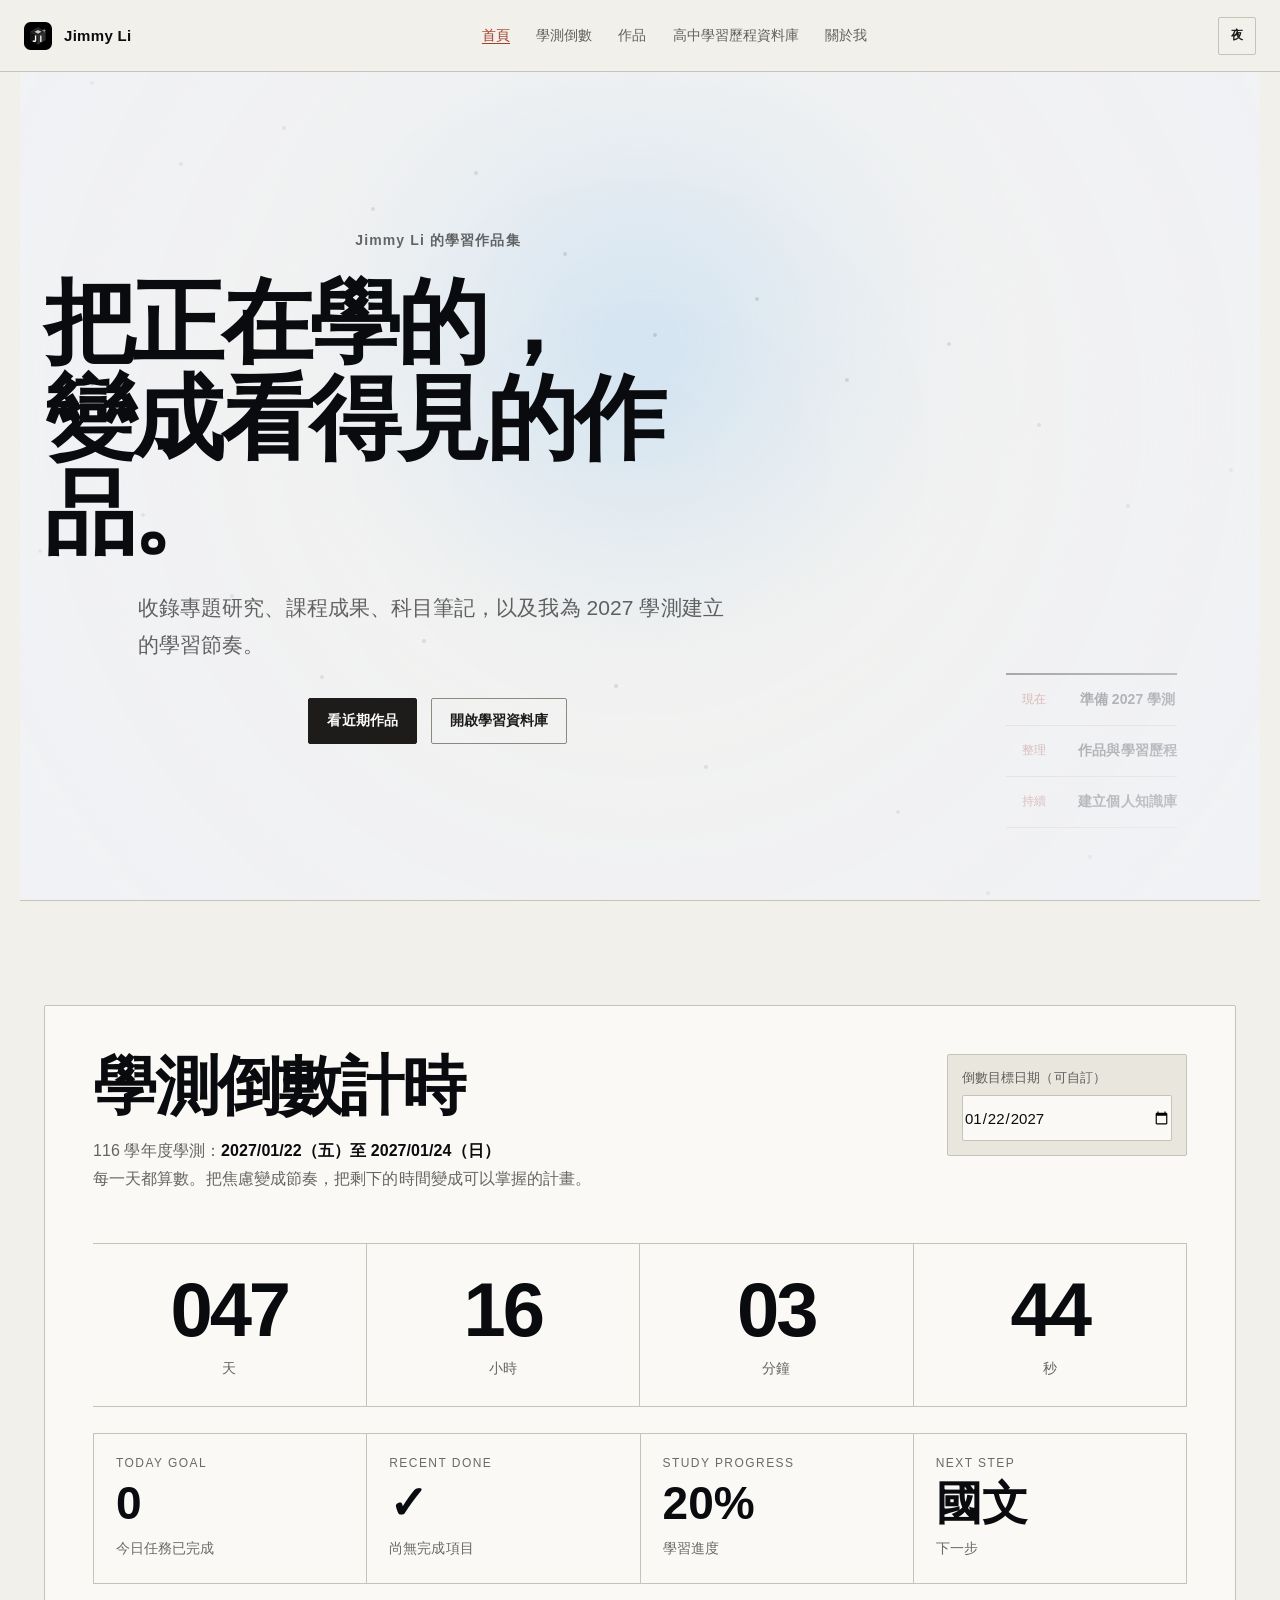
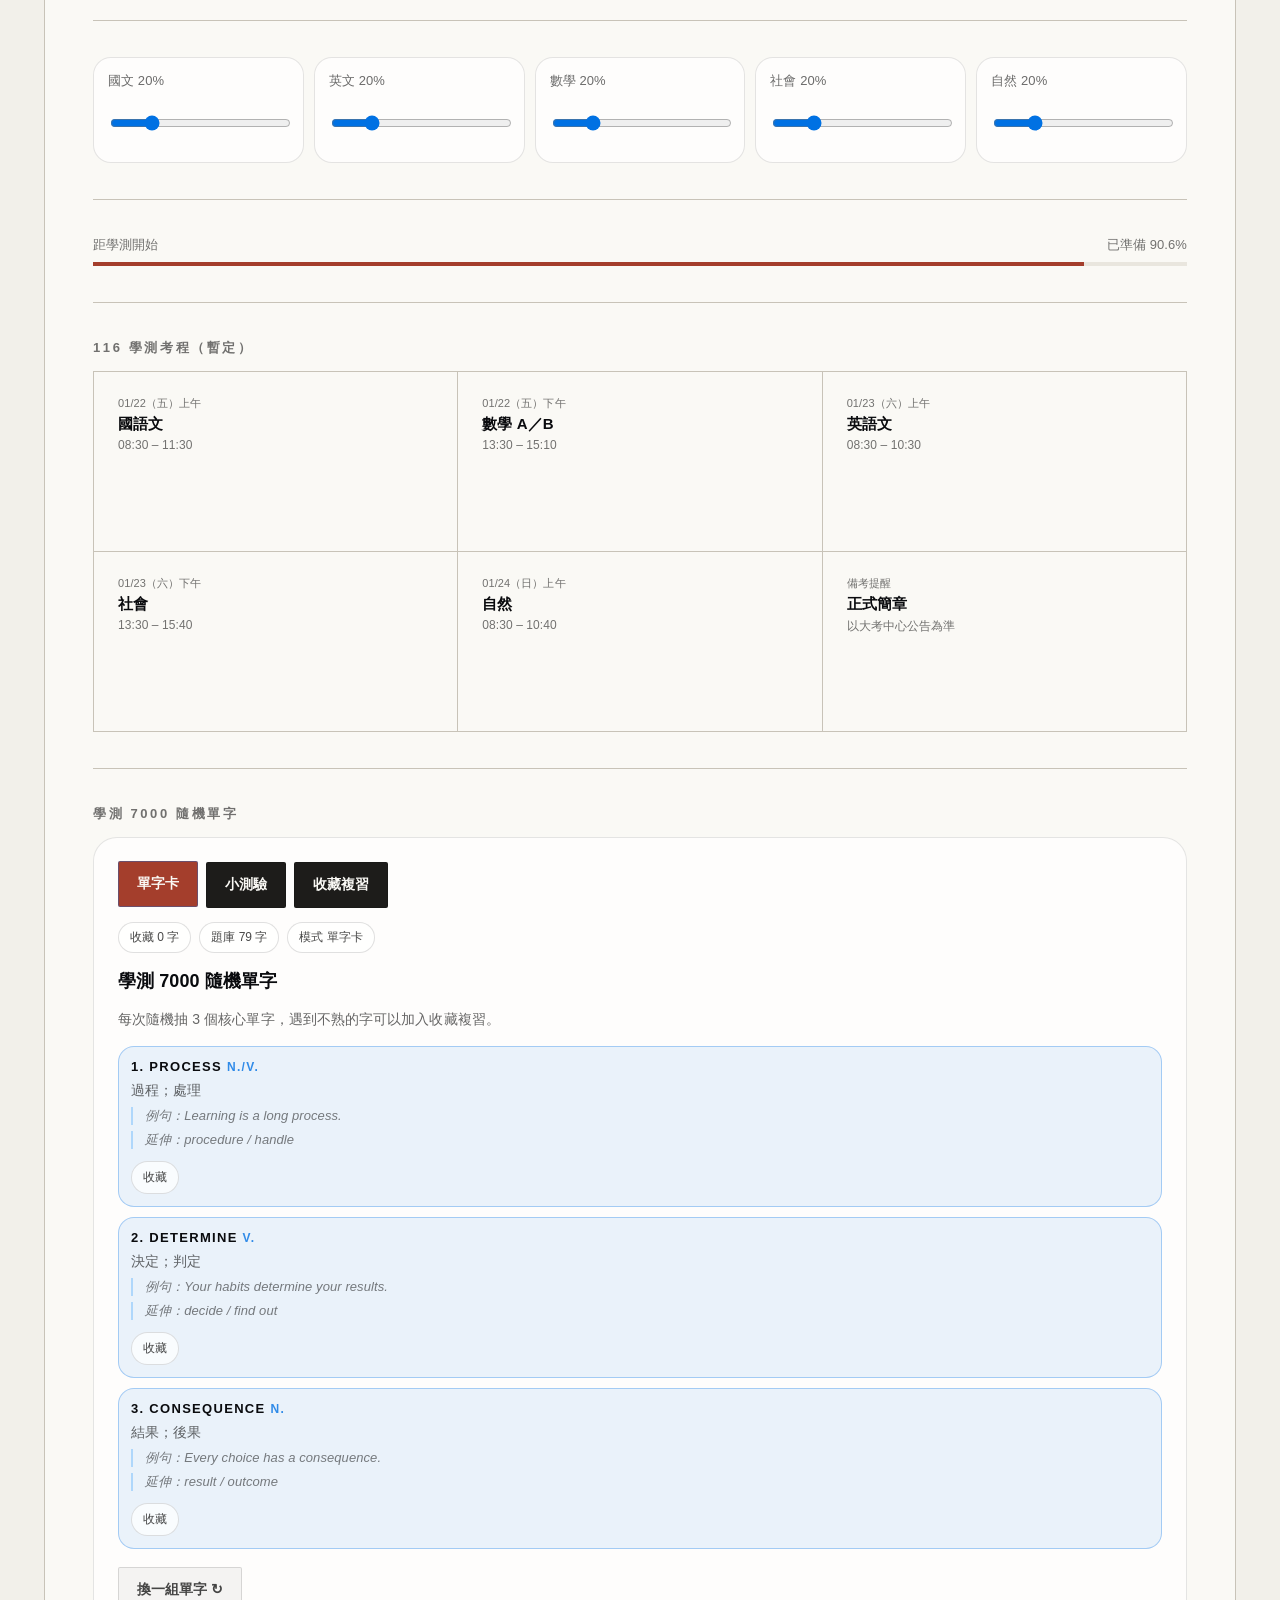
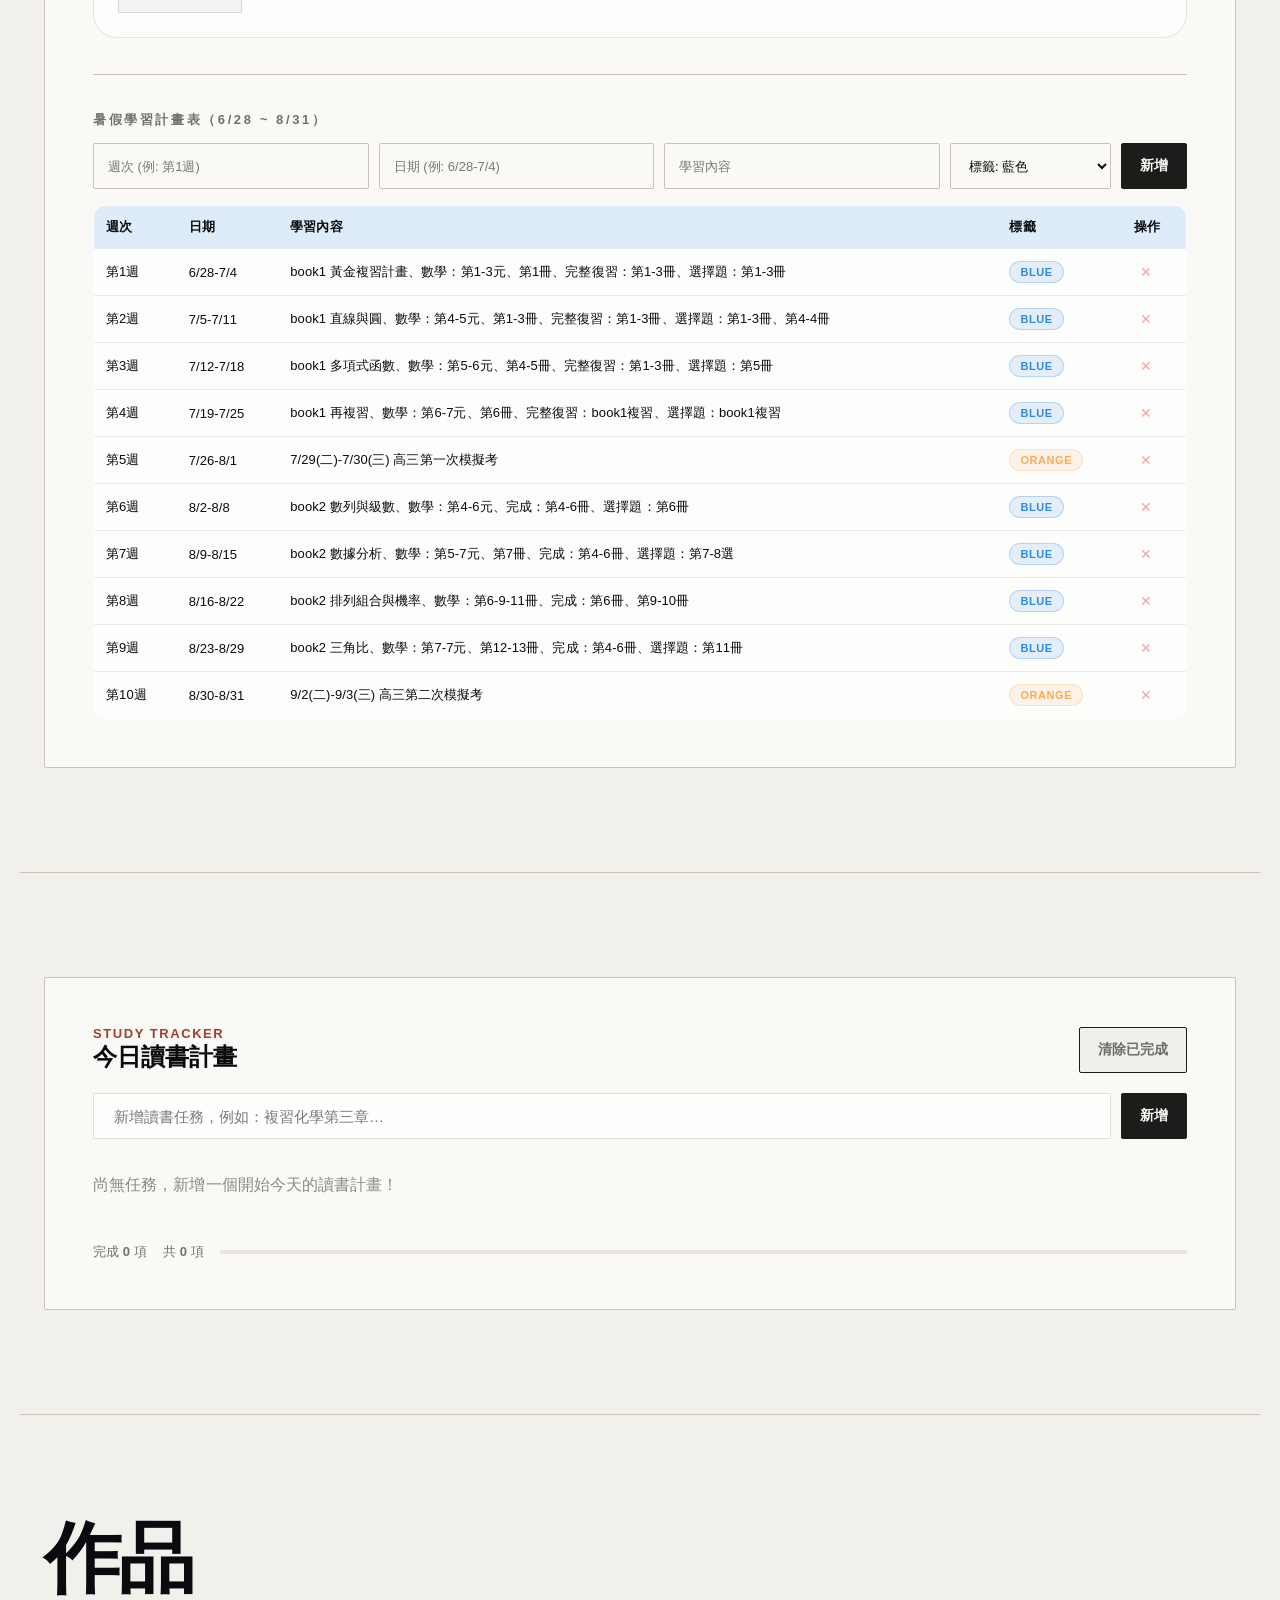
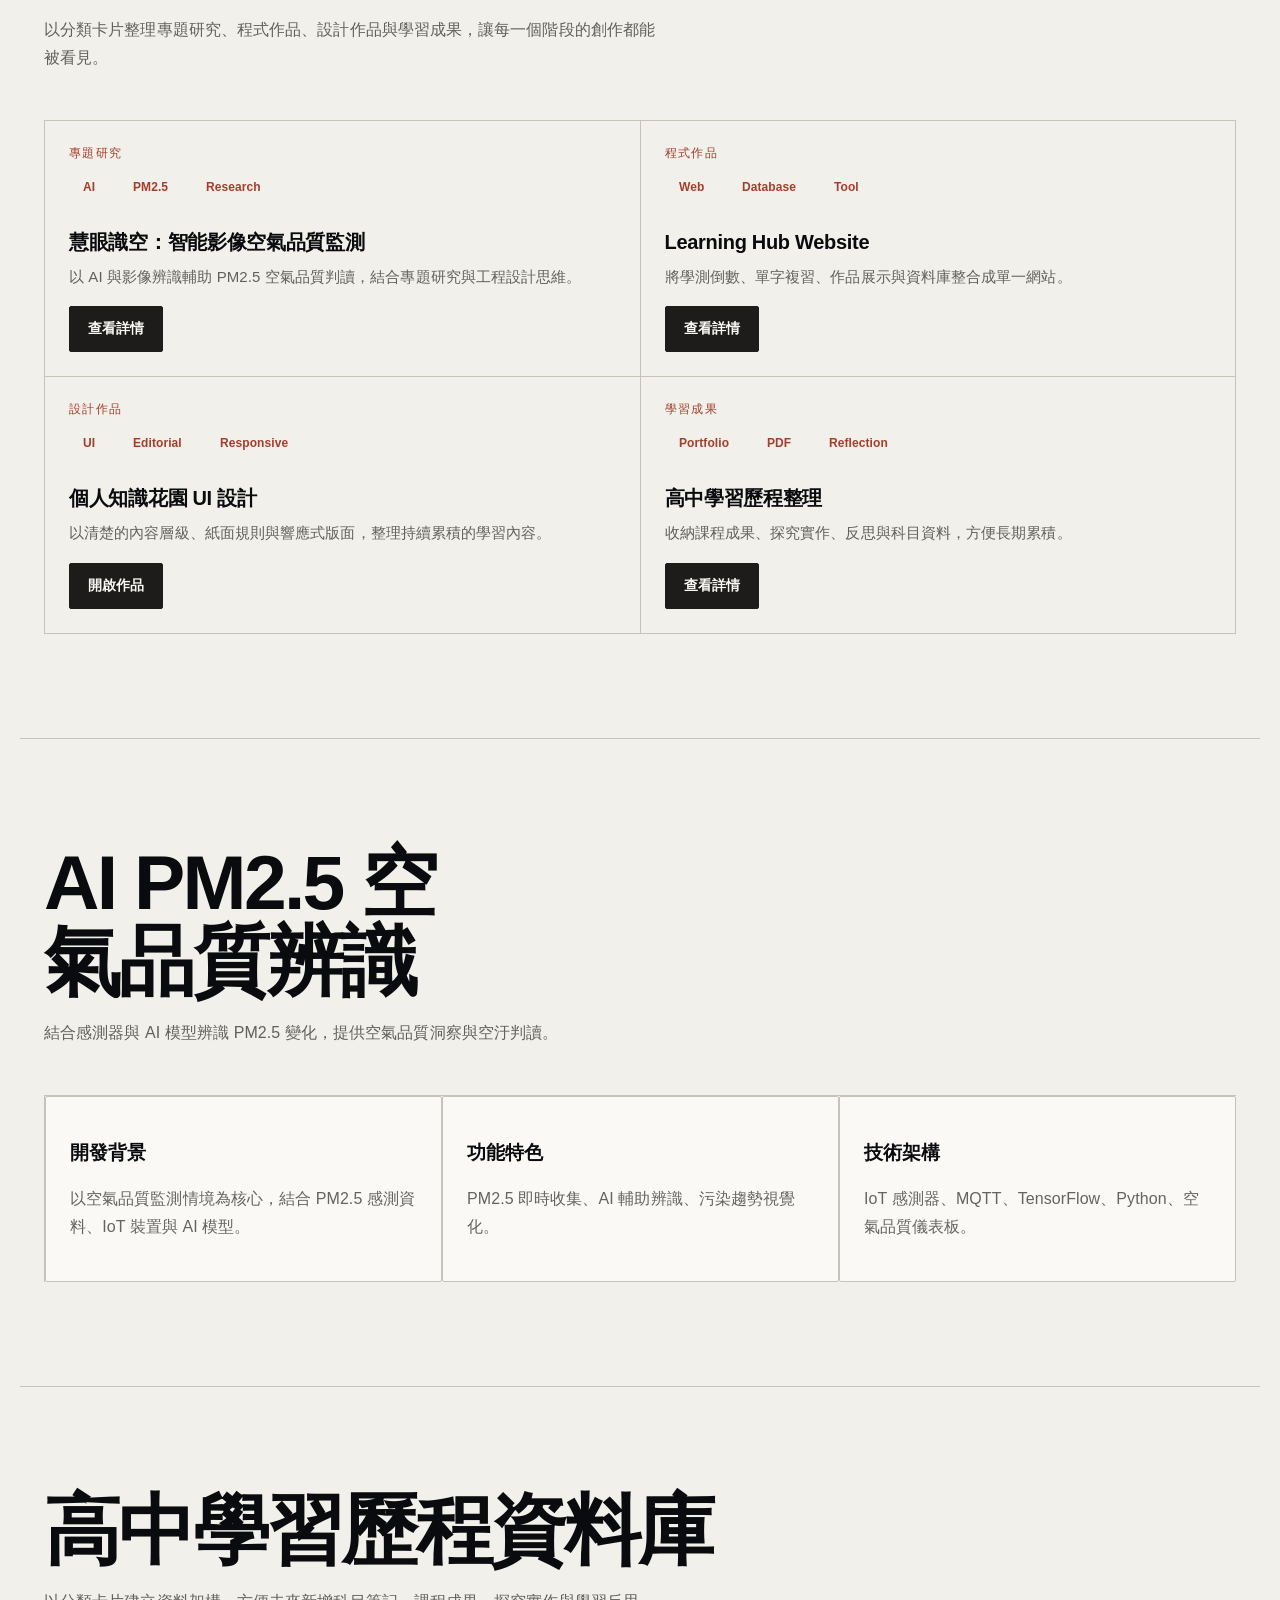
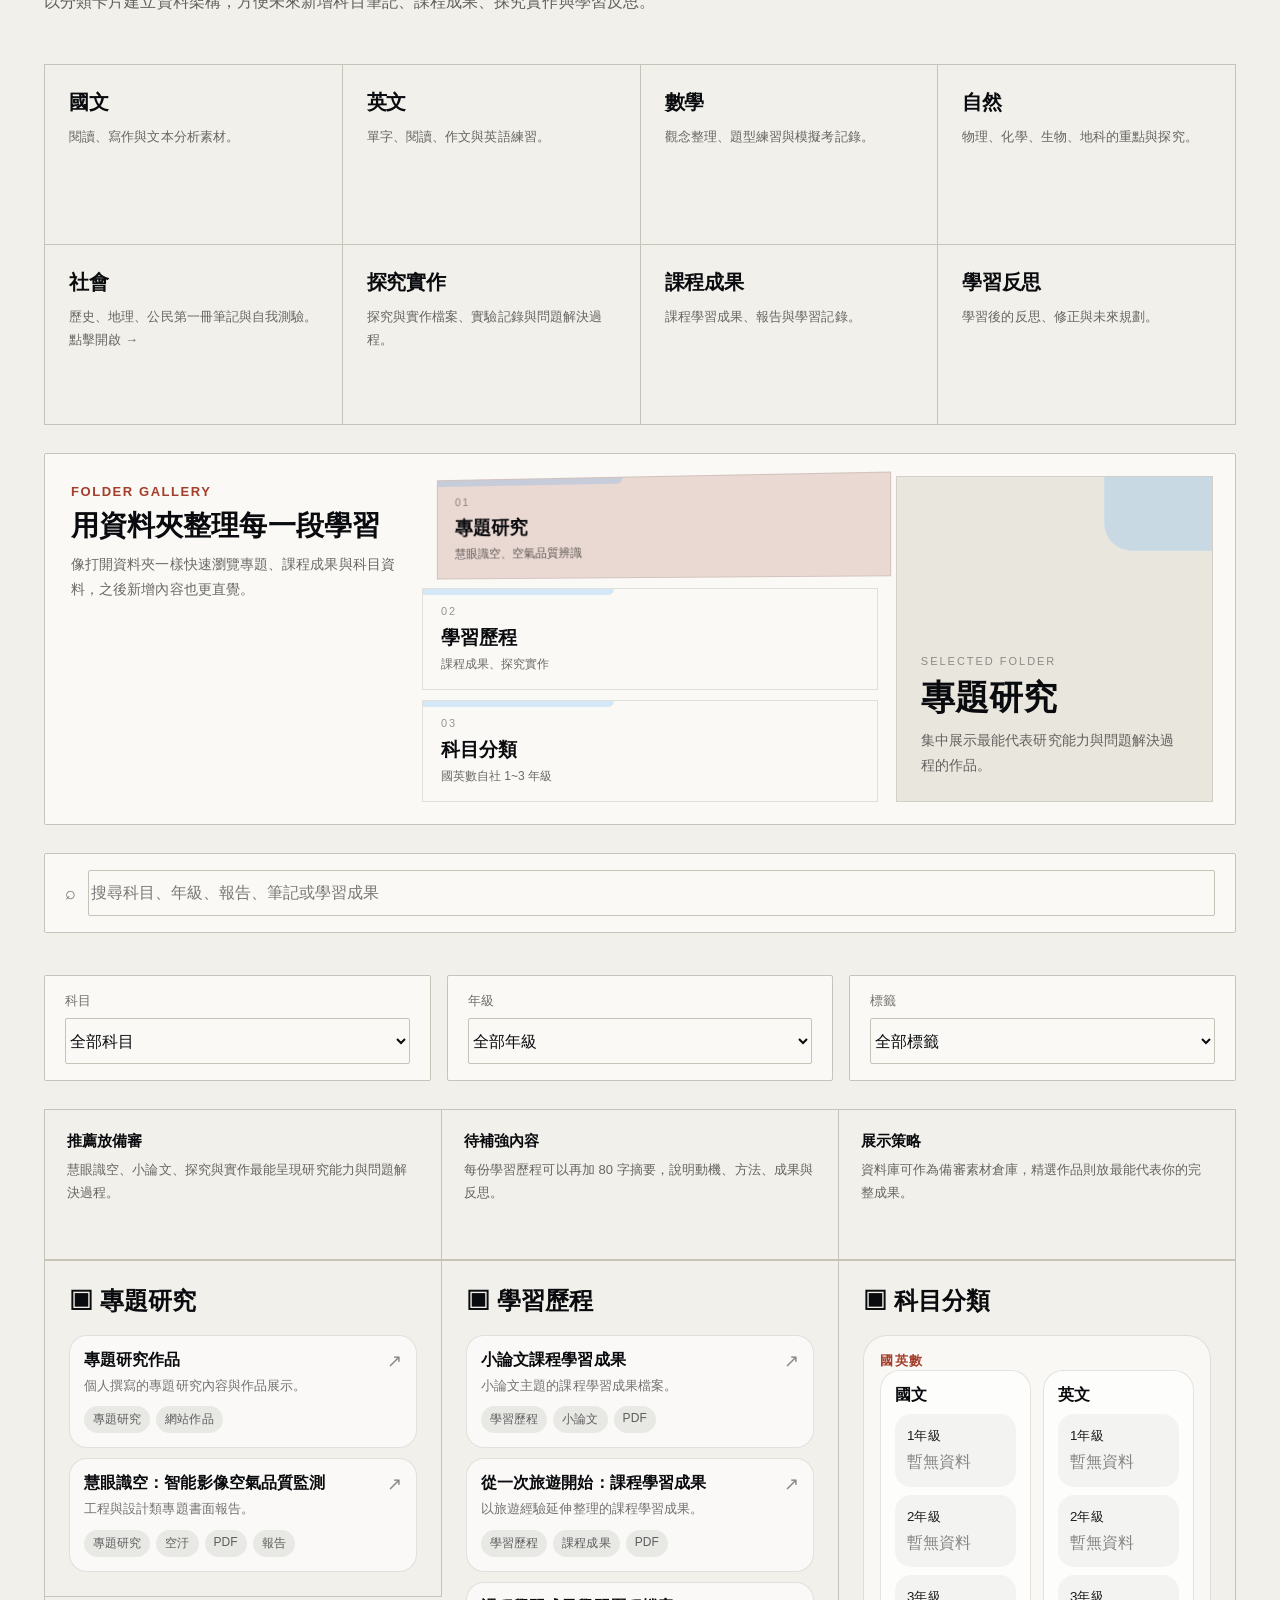
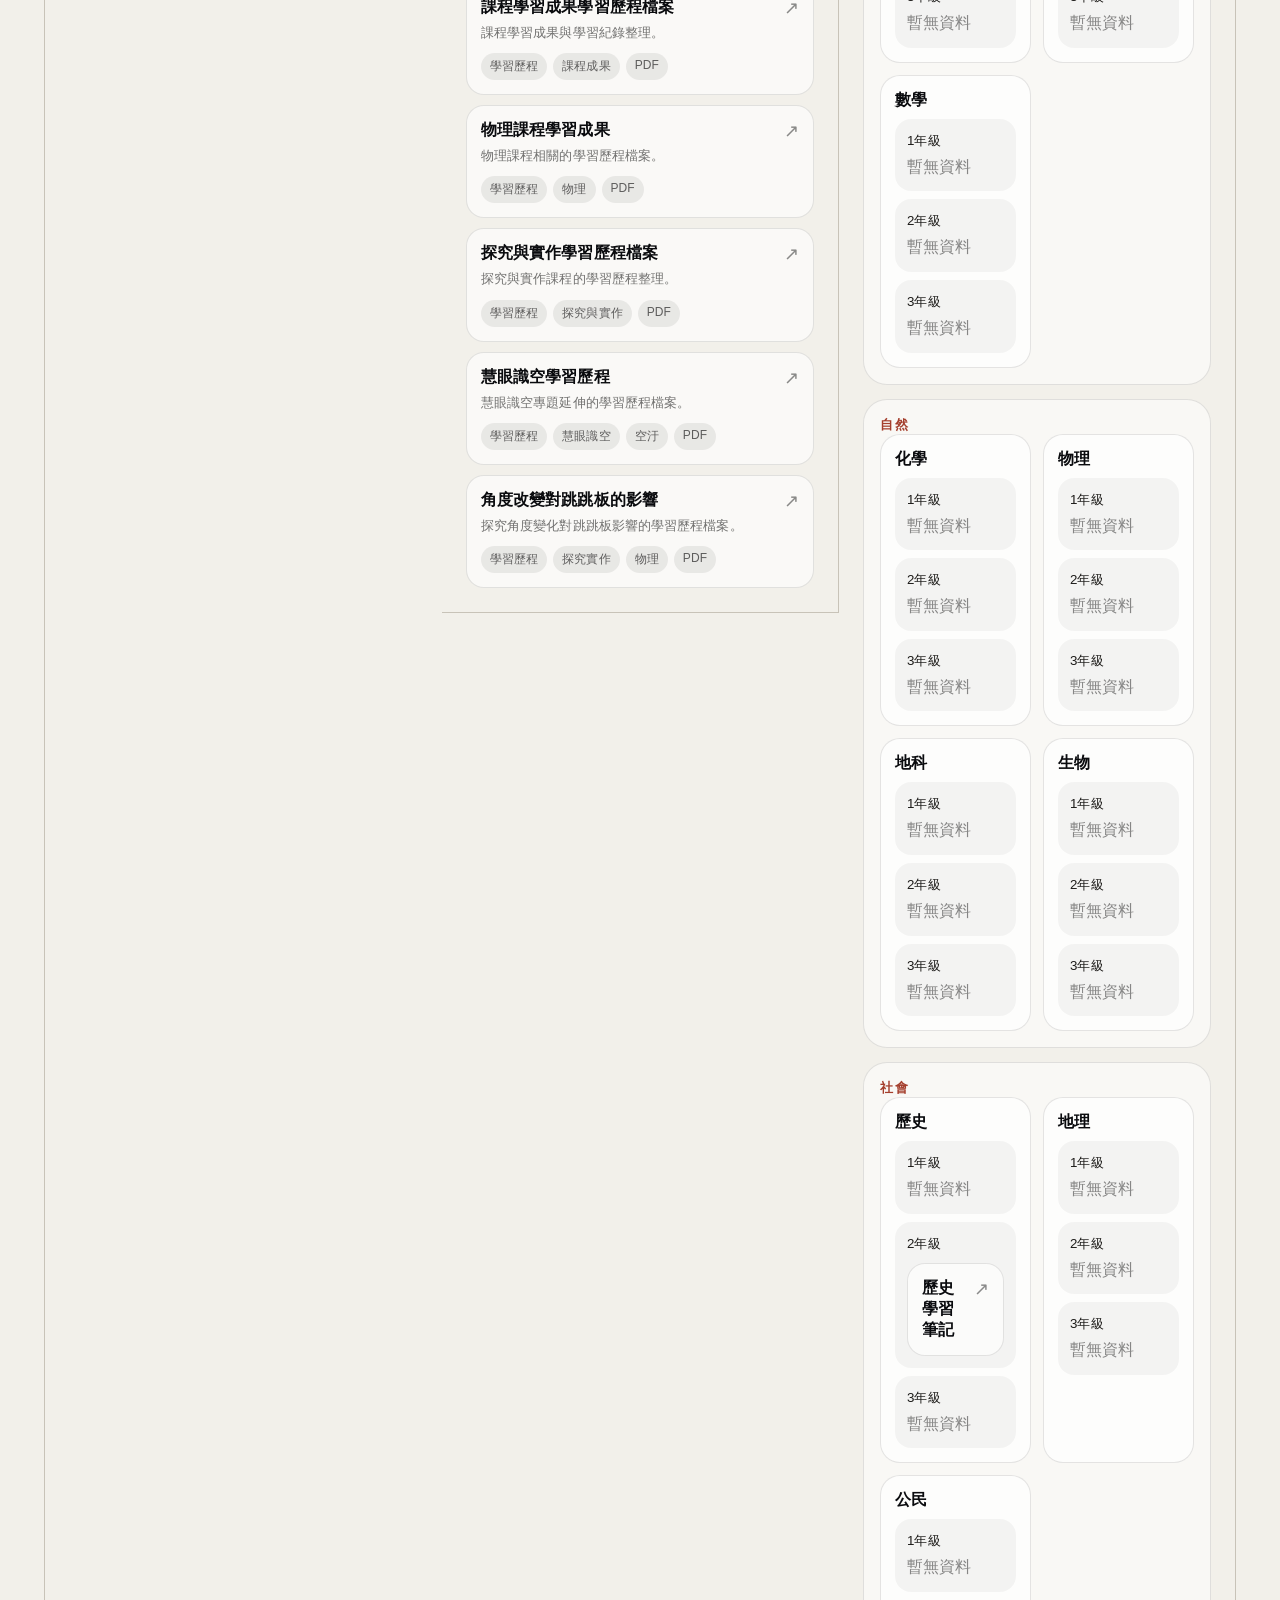
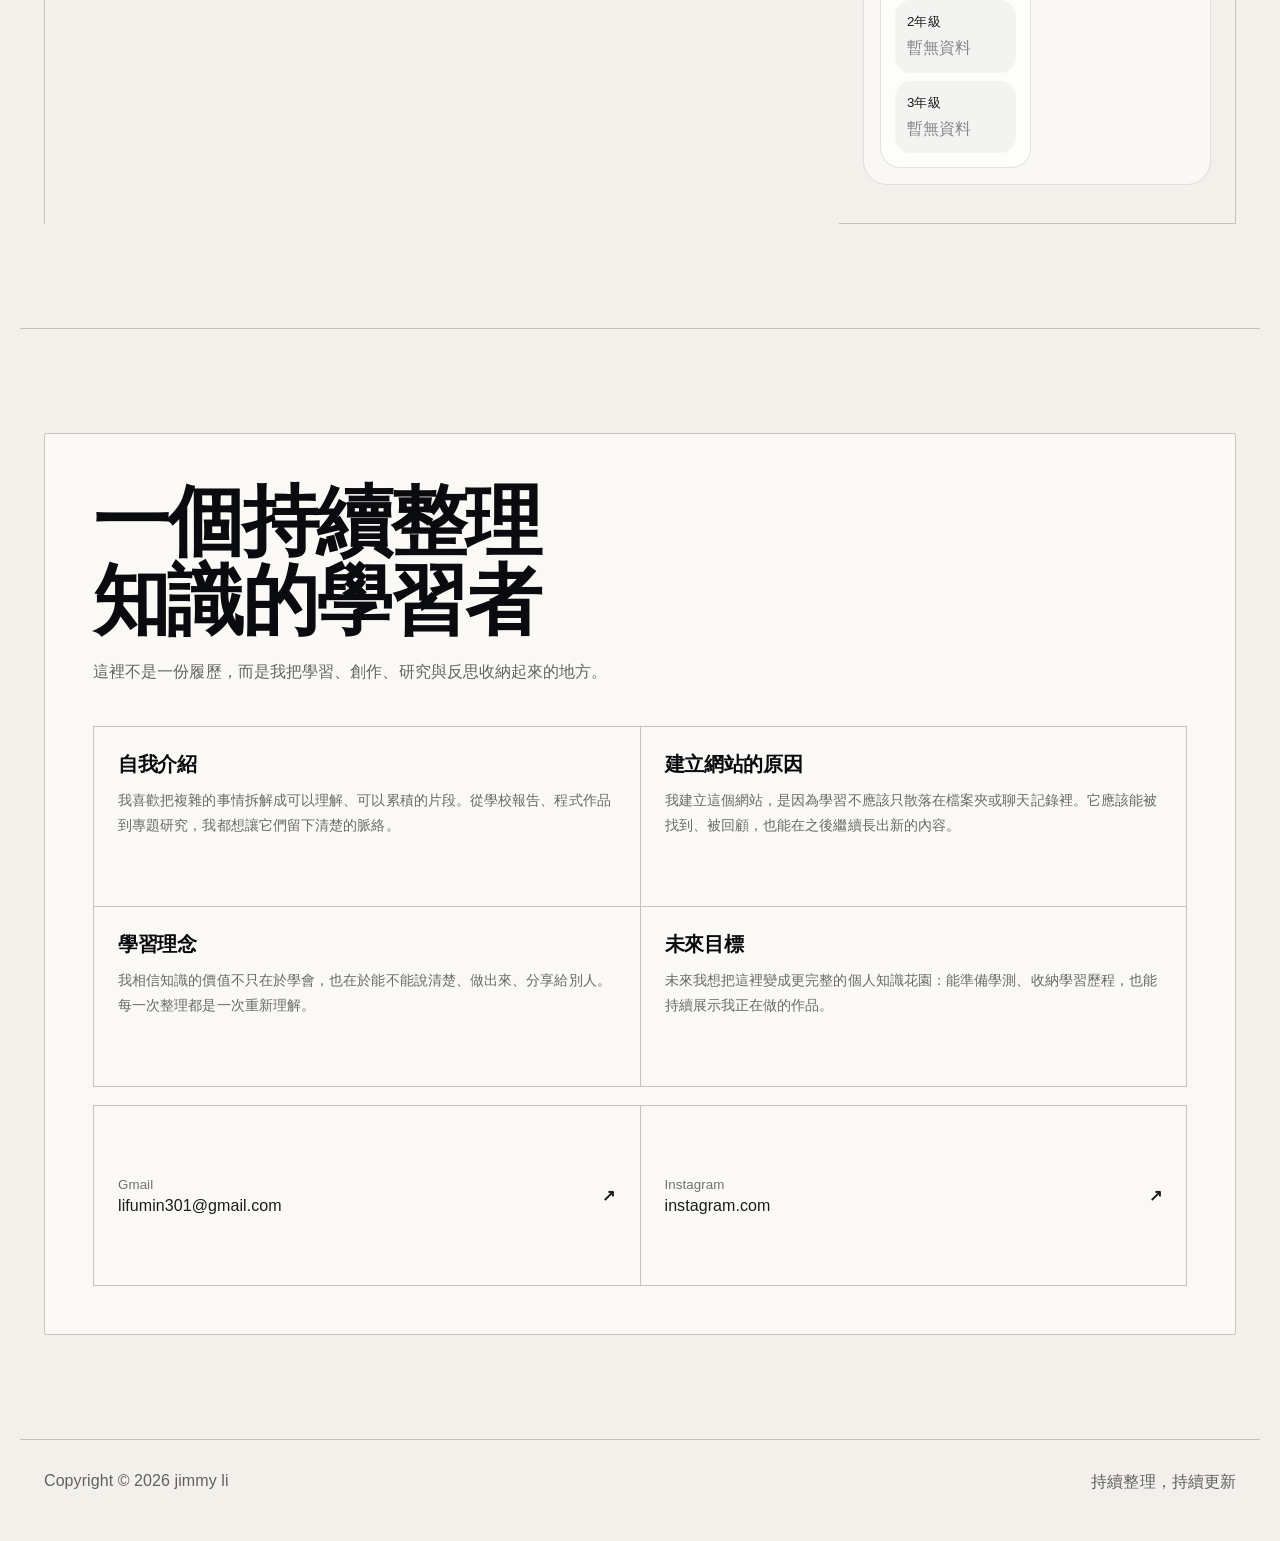
<file: index.html>
﻿<!doctype html>
<html lang="zh-Hant">
<head>
  <meta charset="utf-8">
  <meta name="viewport" content="width=device-width, initial-scale=1">
  <title>Jimmy Li | Learning Hub</title>
  <meta name="description" content="Jimmy Li 的個人學習作品集，收錄專題、學習歷程、科目筆記與學測準備。">
  <link rel="icon" type="image/svg+xml" href="assets/logo.svg?v=20260719">
  <link rel="shortcut icon" type="image/svg+xml" href="assets/logo.svg?v=20260719">
  <link rel="apple-touch-icon" sizes="180x180" href="assets/apple-touch-icon.png?v=20260719">
  <meta name="theme-color" content="#f2f0ea">
  <link rel="stylesheet" href="assets/css/style.css">
  <link rel="stylesheet" href="assets/css/portfolio.css">
</head>
<body class="light">
  <!--
    DIRECTION CONTRACT
    SUBJECT: Jimmy Li's active learning process, projects, and evidence of growth.
    WORLD: An annotated learning ledger kept on a studio desk, orderly enough for review and personal enough to feel maintained by one student.
    STORY: Arrive at the learner, check the current study rhythm, inspect selected work, browse the archive, then meet the person maintaining it.
    FIRST VIEWPORT: A compact editorial introduction with one clear sentence and two useful routes.
    FORM: A ruled asymmetric layout, warm neutral paper, near-black type, brick-red indexing marks, and square archival surfaces.
    FINISH: unreviewed and undocumented is unfinished; this build ends with the finish review, the verdict, DESIGN.md, and every shipping raster carrying its provenance
  -->
  <div class="loader"><div></div></div>
  <div class="cursor"></div>
  <div class="scroll-progress" id="scrollProgress"></div>
  <div class="back-top" id="backTop" title="回到頂部">↑</div>
  <div class="toast" id="toast"></div>

  <!-- Nav -->
  <nav class="nav glass">
    <a class="brand" href="#home" aria-label="jimmy li Learning Hub">
      <img src="assets/logo.svg" alt="" width="30" height="30">
      <strong>Jimmy Li</strong>
    </a>
    <div class="nav-links">
      <a href="#home" data-section="home">首頁</a>
      <a href="#exam-countdown" data-section="exam-countdown">學測倒數</a>
      <a href="#projects" data-section="projects">作品</a>
      <a href="#library" data-section="library">高中學習歷程資料庫</a>
      <a href="#about-me" data-section="about-me">關於我</a>
    </div>
    <div class="nav-right">
      <button class="theme-btn" id="themeBtn" type="button" title="切換主題" aria-label="切換明暗主題">夜</button>
    </div>
  </nav>
  <nav class="mobile-tabbar" aria-label="mobile quick navigation">
    <a href="#home" data-section="home"><span>&#39318;&#38913;</span></a>
    <a href="#exam-countdown" data-section="exam-countdown"><span>&#23416;&#28204;</span></a>
    <a href="#projects" data-section="projects"><span>&#20316;&#21697;</span></a>
    <a href="#library" data-section="library"><span>&#36039;&#26009;&#24235;</span></a>
    <a href="#about-me" data-section="about-me"><span>&#38364;&#26044;&#25105;</span></a>
  </nav>

  <!-- Hero -->
  <section class="hero boxes-hero" id="home" data-scene="hero">
    <div class="box-field" aria-hidden="true">
      <span style="--x:1;--y:1;--z:1"></span><span style="--x:2;--y:1;--z:2"></span><span style="--x:3;--y:1;--z:1"></span><span style="--x:4;--y:1;--z:3"></span><span style="--x:5;--y:1;--z:1"></span><span style="--x:6;--y:1;--z:2"></span><span style="--x:7;--y:1;--z:1"></span><span style="--x:8;--y:1;--z:3"></span>
      <span style="--x:1;--y:2;--z:2"></span><span style="--x:2;--y:2;--z:3"></span><span style="--x:3;--y:2;--z:2"></span><span style="--x:4;--y:2;--z:1"></span><span style="--x:5;--y:2;--z:3"></span><span style="--x:6;--y:2;--z:1"></span><span style="--x:7;--y:2;--z:2"></span><span style="--x:8;--y:2;--z:1"></span>
      <span style="--x:1;--y:3;--z:1"></span><span style="--x:2;--y:3;--z:2"></span><span style="--x:3;--y:3;--z:4"></span><span style="--x:4;--y:3;--z:2"></span><span style="--x:5;--y:3;--z:1"></span><span style="--x:6;--y:3;--z:3"></span><span style="--x:7;--y:3;--z:2"></span><span style="--x:8;--y:3;--z:1"></span>
      <span style="--x:1;--y:4;--z:3"></span><span style="--x:2;--y:4;--z:1"></span><span style="--x:3;--y:4;--z:2"></span><span style="--x:4;--y:4;--z:3"></span><span style="--x:5;--y:4;--z:2"></span><span style="--x:6;--y:4;--z:1"></span><span style="--x:7;--y:4;--z:3"></span><span style="--x:8;--y:4;--z:2"></span>
      <span style="--x:1;--y:5;--z:1"></span><span style="--x:2;--y:5;--z:3"></span><span style="--x:3;--y:5;--z:1"></span><span style="--x:4;--y:5;--z:2"></span><span style="--x:5;--y:5;--z:4"></span><span style="--x:6;--y:5;--z:2"></span><span style="--x:7;--y:5;--z:1"></span><span style="--x:8;--y:5;--z:3"></span>
    </div>
    <div class="boxes-hero-copy reveal">
      <p class="hero-note">Jimmy Li 的學習作品集</p>
      <h1>把正在學的，<br>變成看得見的作品。</h1>
      <p>收錄專題研究、課程成果、科目筆記，以及我為 2027 學測建立的學習節奏。</p>
      <div class="actions hero-actions">
        <a class="btn" href="#projects">看近期作品</a>
        <a class="btn ghost" href="#library">開啟學習資料庫</a>
      </div>
    </div>
    <aside class="hero-ledger" aria-label="網站內容索引">
      <div><span>現在</span><strong>準備 2027 學測</strong></div>
      <div><span>整理</span><strong>作品與學習歷程</strong></div>
      <div><span>持續</span><strong>建立個人知識庫</strong></div>
    </aside>
  </section>

  <!-- Exam Countdown -->
  <section id="exam-countdown" class="reveal" data-scene="exam">
    <div class="countdown-panel glass">
      <div class="countdown-top">
        <div>
          <div class="eyebrow">GSAT Countdown · 116 學年度</div>
          <h2>學測倒數計時</h2>
          <p>116 學年度學測：<strong>2027/01/22（五）至 2027/01/24（日）</strong><br>每一天都算數。把焦慮變成節奏，把剩下的時間變成可以掌握的計畫。</p>
        </div>
        <label class="date-control">
          <small>倒數目標日期（可自訂）</small>
          <input id="examDate" type="date" value="2027-01-22">
        </label>
      </div>

      <div class="grid countdown-grid">
        <div class="count-item" id="ci-days"><strong id="countDays">000</strong><span>天</span></div>
        <div class="count-item" id="ci-hours"><strong id="countHours">00</strong><span>小時</span></div>
        <div class="count-item" id="ci-minutes"><strong id="countMinutes">00</strong><span>分鐘</span></div>
        <div class="count-item" id="ci-seconds"><strong id="countSeconds">00</strong><span>秒</span></div>
      </div>


      <!-- Study Dashboard -->
      <div class="dashboard-grid" id="studyDashboard">
        <div class="dash-card">
          <div class="dash-label">Today Goal</div>
          <div class="dash-value" id="todayFocusCount">0</div>
          <p class="dash-text">今日學習目標</p>
        </div>
        <div class="dash-card">
          <div class="dash-label">Recent Done</div>
          <div class="dash-value" id="recentDoneIcon">&check;</div>
          <p class="dash-text" id="recentDoneText">尚無完成項目</p>
        </div>
        <div class="dash-card">
          <div class="dash-label">Study Progress</div>
          <div class="dash-value" id="overallStudyProgress">0%</div>
          <p class="dash-text">學習進度</p>
        </div>
        <div class="dash-card">
          <div class="dash-label">Next Step</div>
          <div class="dash-value" id="weakSubject">英文</div>
          <p class="dash-text">下一步</p>
        </div>
      </div>
      <div class="subject-progress" id="subjectProgressPanel">
        <label><span>國文</span><input data-subject-progress="國文" type="range" min="0" max="100" value="20"></label>
        <label><span>英文</span><input data-subject-progress="英文" type="range" min="0" max="100" value="20"></label>
        <label><span>數學</span><input data-subject-progress="數學" type="range" min="0" max="100" value="20"></label>
        <label><span>社會</span><input data-subject-progress="社會" type="range" min="0" max="100" value="20"></label>
        <label><span>自然</span><input data-subject-progress="自然" type="range" min="0" max="100" value="20"></label>
      </div>
      <!-- Progress bar -->
      <div class="countdown-progress">
        <div class="countdown-progress-label">
          <span>距學測開始</span>
          <span id="progressPct">計算中…</span>
        </div>
        <div class="progress-bar-track">
          <div class="progress-bar-fill" id="progressFill" style="width:0%"></div>
        </div>
      </div>

      <!-- Motivational / arrived message -->
      <div class="motivational" id="countMessage">
        學測日期已到。辛苦了，接下來就穩穩完成每一科，相信自己的準備。
      </div>

      <!-- Exam schedule -->
      <div class="exam-schedule">
        <h4>116 學測考程（暫定）</h4>
        <div class="exam-schedule-grid">
          <div class="exam-schedule-item">
            <div class="day">01/22（五）上午</div>
            <div class="subject-name">國語文</div>
            <div class="time">08:30 – 11:30</div>
          </div>
          <div class="exam-schedule-item">
            <div class="day">01/22（五）下午</div>
            <div class="subject-name">數學 A／B</div>
            <div class="time">13:30 – 15:10</div>
          </div>
          <div class="exam-schedule-item">
            <div class="day">01/23（六）上午</div>
            <div class="subject-name">英語文</div>
            <div class="time">08:30 – 10:30</div>
          </div>
          <div class="exam-schedule-item">
            <div class="day">01/23（六）下午</div>
            <div class="subject-name">社會</div>
            <div class="time">13:30 – 15:40</div>
          </div>
          <div class="exam-schedule-item">
            <div class="day">01/24（日）上午</div>
            <div class="subject-name">自然</div>
            <div class="time">08:30 – 10:40</div>
          </div>
          <div class="exam-schedule-item">
            <div class="day">備考提醒</div>
            <div class="subject-name">正式簡章</div>
            <div class="time">以大考中心公告為準</div>
          </div>
        </div>
      </div>

      <!-- GSAT 7000 Vocabulary -->
      <div class="english-section">
        <h4>學測 7000 隨機單字</h4>
        <div class="english-card">
          <div class="vocab-mode">
            <button class="mini-toggle active" id="vocabLearnMode" type="button">單字卡</button>
            <button class="mini-toggle" id="vocabQuizMode" type="button">小測驗</button>
                      <button class="mini-toggle" id="vocabReviewMode" type="button">&#25910;&#34255;&#35079;&#32722;</button>
          </div>
          <div class="vocab-stats" id="vocabStats"></div>
          <div class="english-text" id="englishText">Random GSAT Vocabulary</div>
          <div class="english-trans" id="englishTrans">每次隨機抽 3 個學測 7000 核心單字，搭配中文、例句與延伸字。</div>
          <div id="englishVocab"></div>
          <button class="english-refresh" id="englishRefresh">換一組單字 ↻</button>
        </div>
      </div>

      <!-- Summer Schedule -->
      <div class="summer-schedule-section">
        <h4>暑假學習計畫表（6/28 ~ 8/31）</h4>
        <div class="summer-schedule-controls">
          <input id="summerWeek" type="text" placeholder="週次 (例: 第1週)" maxlength="10">
          <input id="summerDate" type="text" placeholder="日期 (例: 6/28-7/4)" maxlength="15">
          <input id="summerContent" type="text" placeholder="學習內容" maxlength="80">
          <select id="summerTag">
            <option value="blue">標籤: 藍色</option>
            <option value="red">標籤: 紅色 (重要)</option>
            <option value="green">標籤: 綠色 (完成)</option>
            <option value="yellow">標籤: 黃色 (提醒)</option>
            <option value="purple">標籤: 紫色 (特殊)</option>
            <option value="orange">標籤: 橙色 (模擬考)</option>
          </select>
          <button id="summerAdd">新增</button>
        </div>
        <div id="summerScheduleContainer">
          <table class="summer-schedule-table">
            <thead>
              <tr><th>週次</th><th>日期</th><th>學習內容</th><th>標籤</th><th>操作</th></tr>
            </thead>
            <tbody id="summerScheduleBody">
              <tr><td colspan="4" class="summer-schedule-empty">尚無計畫，新增一個開始暑假學習吧！</td></tr>
            </tbody>
          </table>
        </div>
      </div>
    </div>
  </section>

  <!-- Study Todo Tracker -->
  <section id="study-tracker" class="reveal" data-scene="study">
    <div class="todo-panel glass">
      <div class="todo-header">
        <div>
          <div class="eyebrow">Study Tracker</div>
          <h3>今日讀書計畫</h3>
        </div>
        <button class="todo-clear" id="todoClear">清除已完成</button>
      </div>
      <div class="todo-input-row">
        <input class="todo-input" id="todoInput" type="text" placeholder="新增讀書任務，例如：複習化學第三章…" maxlength="80">
        <button class="btn" id="todoAdd">新增</button>
      </div>
      <div class="todo-list" id="todoList"></div>
      <div class="todo-stats">
        <span>完成 <span class="stat-num" id="todoDone">0</span> 項</span>
        <span>共 <span class="stat-num" id="todoTotal">0</span> 項</span>
        <div class="progress-bar-track" style="flex:1;min-width:80px">
          <div class="progress-bar-fill" id="todoProgress" style="width:0%"></div>
        </div>
      </div>
    </div>
  </section>

  <!-- Projects -->
  <section id="projects" class="reveal" data-scene="projects">
    <div class="section-head">
      <div class="eyebrow">作品頁</div>
      <h2>作品</h2>
      <p>以分類卡片整理專題研究、程式作品、設計作品與學習成果，讓每一個階段的創作都能被看見。</p>
    </div>
    <div class="grid projects" id="projectGrid"></div>
  </section>

  <!-- Project Detail -->
  <section id="project-detail" class="reveal" data-scene="project-detail">
    <div class="section-head">
      <div class="eyebrow">作品詳情</div>
      <h2>AI PM2.5 空氣品質辨識</h2>
      <p>結合感測器與 AI 模型辨識 PM2.5 變化，提供空氣品質洞察與空汙判讀。</p>
    </div>
    <div class="grid detail-grid" id="detailGrid"></div>
  </section>

  <!-- Library -->
  <section id="library" class="reveal" data-scene="library">
    <div class="section-head">
      <div class="eyebrow">高中學習歷程資料庫</div>
      <h2>高中學習歷程資料庫</h2>
      <p>以分類卡片建立資料架構，方便未來新增科目筆記、課程成果、探究實作與學習反思。</p>
    </div>
    <div class="grid library-categories">
      <article class="category-card"><strong>國文</strong><p>閱讀、寫作與文本分析素材。</p></article>
      <article class="category-card"><strong>英文</strong><p>單字、閱讀、作文與英語練習。</p></article>
      <article class="category-card"><strong>數學</strong><p>觀念整理、題型練習與模擬考記錄。</p></article>
      <article class="category-card"><strong>自然</strong><p>物理、化學、生物、地科的重點與探究。</p></article>
      <a class="category-card" href="social-notes/"><strong>社會</strong><p>歷史、地理、公民第一冊筆記與自我測驗。點擊開啟 →</p></a>
      <article class="category-card"><strong>探究實作</strong><p>探究與實作檔案、實驗記錄與問題解決過程。</p></article>
      <article class="category-card"><strong>課程成果</strong><p>課程學習成果、報告與學習記錄。</p></article>
      <article class="category-card"><strong>學習反思</strong><p>學習後的反思、修正與未來規劃。</p></article>
    </div>
    <div class="folder-gallery glass" aria-label="資料夾快速瀏覽">
      <div class="folder-gallery-copy">
        <div class="eyebrow">Folder Gallery</div>
        <h3>用資料夾整理每一段學習</h3>
        <p>像打開資料夾一樣快速瀏覽專題、課程成果與科目資料，之後新增內容也更直覺。</p>
      </div>
      <div class="folder-stack" id="folderStack">
        <button class="folder-tab active" type="button" data-folder-target="research">
          <span>01</span><strong>專題研究</strong><small>慧眼識空、空氣品質辨識</small>
        </button>
        <button class="folder-tab" type="button" data-folder-target="portfolio">
          <span>02</span><strong>學習歷程</strong><small>課程成果、探究實作</small>
        </button>
        <button class="folder-tab" type="button" data-folder-target="subjects">
          <span>03</span><strong>科目分類</strong><small>國英數自社 1~3 年級</small>
        </button>
      </div>
      <div class="folder-preview" id="folderPreview">
        <span>Selected Folder</span>
        <strong id="folderPreviewTitle">專題研究</strong>
        <p id="folderPreviewText">集中展示最能代表研究能力與問題解決過程的作品。</p>
      </div>
    </div>
    <div class="search glass">
      <span style="color:rgba(255,255,255,.4);font-size:18px">&#8981;</span>
      <input id="librarySearch" type="search" placeholder="搜尋科目、年級、報告、筆記或學習成果">
    </div>
    <div class="grid filters">
      <label class="filter glass"><small>&#31185;&#30446;</small><select id="subjectFilter"></select></label>
      <label class="filter glass"><small>&#24180;&#32026;</small><select id="gradeFilter"></select></label>
      <label class="filter glass"><small>&#27161;&#31844;</small><select id="tagFilter"></select></label>
    </div>

    <div class="portfolio-review">
      <div class="review-card"><strong>推薦放備審</strong><p>慧眼識空、小論文、探究與實作最能呈現研究能力與問題解決過程。</p></div>
      <div class="review-card"><strong>待補強內容</strong><p>每份學習歷程可以再加 80 字摘要，說明動機、方法、成果與反思。</p></div>
      <div class="review-card"><strong>展示策略</strong><p>資料庫可作為備審素材倉庫，精選作品則放最能代表你的完整成果。</p></div>
    </div>
    <div class="grid library-layout">
      <div class="folder glass"><h3 class="folder-title">▣ 專題研究</h3><div id="researchList"></div></div>
      <div class="folder glass"><h3 class="folder-title">▣ 學習歷程</h3><div id="learningHistoryList"></div></div>
      <div class="folder glass"><h3 class="folder-title">▣ 科目分類</h3><div id="subjectList"></div></div>
    </div>
  </section>

  <!-- About Me -->
  <section id="about-me" class="reveal" data-scene="about">
    <div class="contact glass">
      <div class="section-head">
        <div class="eyebrow">關於我</div>
        <h2>一個持續整理知識的學習者</h2>
        <p>這裡不是一份履歷，而是我把學習、創作、研究與反思收納起來的地方。</p>
      </div>
      <div class="grid about-grid">
        <article class="about-card"><strong>自我介紹</strong><p>我喜歡把複雜的事情拆解成可以理解、可以累積的片段。從學校報告、程式作品到專題研究，我都想讓它們留下清楚的脈絡。</p></article>
        <article class="about-card"><strong>建立網站的原因</strong><p>我建立這個網站，是因為學習不應該只散落在檔案夾或聊天記錄裡。它應該能被找到、被回顧，也能在之後繼續長出新的內容。</p></article>
        <article class="about-card"><strong>學習理念</strong><p>我相信知識的價值不只在於學會，也在於能不能說清楚、做出來、分享給別人。每一次整理都是一次重新理解。</p></article>
        <article class="about-card"><strong>未來目標</strong><p>未來我想把這裡變成更完整的個人知識花園：能準備學測、收納學習歷程，也能持續展示我正在做的作品。</p></article>
      </div>
      <div class="grid contact-grid" style="margin-top:18px">
        <a href="mailto:lifumin301@gmail.com"><span><small>Gmail</small>lifumin301@gmail.com</span><b>&#8599;</b></a>
        <a href="https://www.instagram.com/" target="_blank" rel="noreferrer"><span><small>Instagram</small>instagram.com</span><b>&#8599;</b></a>
      </div>
    </div>
  </section>

  <footer>
    <span>Copyright &copy; 2026 jimmy li</span>
    <span>持續整理，持續更新</span>
  </footer>

  <script src="assets/js/app.js"></script>
</body>
</html>
</file>
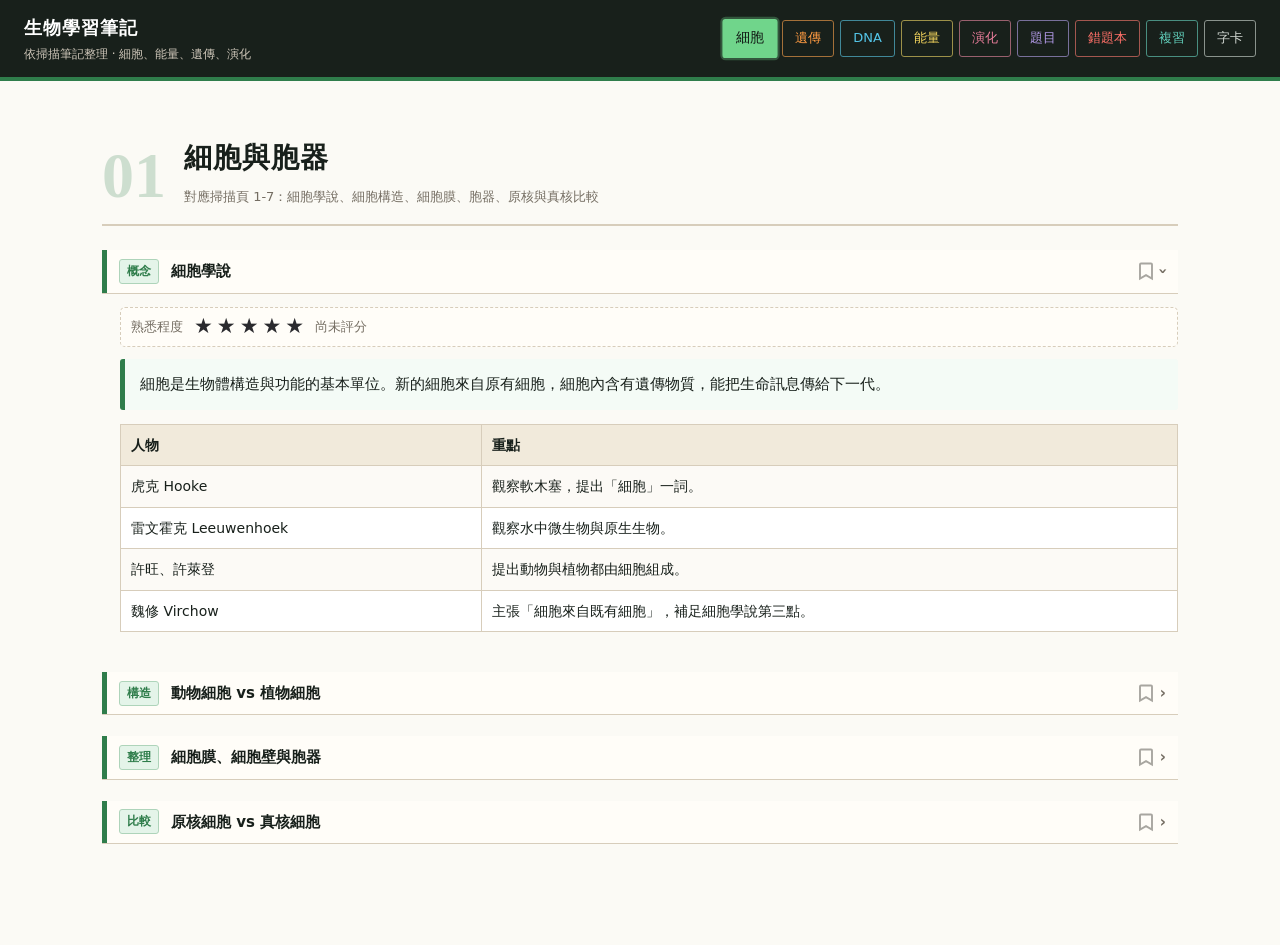
<file: bio-notes/index.html>
<!DOCTYPE html>
<html lang="zh-Hant">
<head>
<meta charset="UTF-8">
<meta name="viewport" content="width=device-width, initial-scale=1.0">
<title>生物學習筆記</title>
<link rel="icon" type="image/png" sizes="192x192" href="https://raw.githubusercontent.com/jimmy980821-ops/my-website/main/bio-notes/icon-192.png">
<link rel="shortcut icon" type="image/png" href="https://raw.githubusercontent.com/jimmy980821-ops/my-website/main/bio-notes/icon-192.png">
<link rel="apple-touch-icon" sizes="180x180" href="https://raw.githubusercontent.com/jimmy980821-ops/my-website/main/bio-notes/icon-180.png">
<link rel="manifest" href="https://raw.githubusercontent.com/jimmy980821-ops/my-website/main/bio-notes/site.webmanifest">
<meta name="theme-color" content="#18201b">
<style>
:root {
  --ink:#18201b;
  --paper:#fbfaf5;
  --cream:#f1eadb;
  --line:#d7cdbb;
  --green:#2f7d4b;
  --blue:#2d6694;
  --red:#bc4b36;
  --gold:#9a6b20;
  --muted:#746d62;
  --highlight:#fff2b8;
}
* { box-sizing:border-box; }
body {
  margin:0;
  background:var(--paper);
  color:var(--ink);
  font-family:"Noto Sans TC","Microsoft JhengHei",system-ui,sans-serif;
  line-height:1.75;
  font-size:15px;
}
.topbar {
  position:sticky;
  top:0;
  z-index:20;
  background:var(--ink);
  color:white;
  padding:12px 24px;
  border-bottom:4px solid var(--green);
  display:flex;
  align-items:center;
  gap:18px;
  flex-wrap:wrap;
}
.brand { font-weight:800; letter-spacing:1px; font-size:18px; }
.sub { color:#cfc7ba; font-size:12px; }
.tabs { margin-left:auto; display:flex; gap:6px; flex-wrap:wrap; }
button {
  font:inherit;
}
.tab {
  border:1px solid #566158;
  background:transparent;
  color:#ddd;
  padding:6px 12px;
  border-radius:3px;
  cursor:pointer;
  font-size:13px;
}
.tab.active,.tab:hover { background:var(--green); border-color:var(--green); color:white; }
.pill {
  position:relative;
  display:inline-flex;
}
.pill input { position:absolute; opacity:0; }
.pill span {
  border:1px solid color-mix(in srgb, var(--tab-color, #aeb8b1) 58%, #26342d);
  background:transparent;
  color:var(--tab-color, #ddd);
  padding:6px 12px;
  border-radius:3px;
  cursor:pointer;
  font-size:13px;
  transition:transform .5s cubic-bezier(.34,1.56,.64,1),
    background .25s ease,color .25s ease,border-color .25s ease;
}
.pill span:hover {
  background:color-mix(in srgb, var(--tab-color, #ddd) 16%, transparent);
  border-color:var(--tab-color, #ddd);
  transform:translateY(-1px);
}
.pill input:focus-visible + span {
  outline:2px solid white;
  outline-offset:2px;
}
.pill input:checked + span {
  background:var(--tab-color, #ff8a00);
  color:var(--tab-ink, #101713);
  border-color:var(--tab-color, #ff8a00);
  transform:scale(1.06);
  box-shadow:0 0 0 2px color-mix(in srgb, var(--tab-color, #ff8a00) 30%, transparent);
}
.pill-cell { --tab-color:#70d58b; }
.pill-gene { --tab-color:#ff9b42; }
.pill-dna { --tab-color:#54c5e8; }
.pill-energy { --tab-color:#f3d45d; }
.pill-evo { --tab-color:#ed7f9d; }
.pill-exams { --tab-color:#b49bea; }
.pill-wrong { --tab-color:#ff7068; }
.pill-review { --tab-color:#62d1bd; }
.pill-cards { --tab-color:#d2d8d3; }
.container { max-width:1120px; margin:auto; padding:28px 22px 80px; }
.chapter { display:none; }
.chapter.active { display:block; }
.ch-head {
  border-bottom:2px solid var(--line);
  padding:24px 0 16px;
  margin-bottom:24px;
  display:flex;
  align-items:flex-end;
  gap:18px;
}
.ch-num {
  font-family:Georgia,serif;
  font-size:64px;
  line-height:1;
  color:var(--green);
  opacity:.22;
  font-weight:800;
}
h1,h2,h3 { margin:0; }
.ch-head h1 { font-size:28px; letter-spacing:1px; }
.ch-note { color:var(--muted); font-size:13px; margin-top:4px; }
.section { margin-bottom:22px; }
.section-title {
  border-left:5px solid var(--green);
  padding:8px 12px;
  background:#fffdf8;
  cursor:pointer;
  display:flex;
  justify-content:space-between;
  align-items:center;
  font-weight:800;
  box-shadow:0 1px 0 var(--line);
}
.section-title > span:first-child {
  display:flex;
  align-items:center;
  gap:6px;
  flex-wrap:wrap;
}
.section-tools {
  display:flex;
  align-items:center;
  gap:10px;
  margin-left:auto;
  padding-left:10px;
}
.mark {
  width:28px;
  height:24px;
  display:inline-flex;
  align-items:center;
  justify-content:center;
  cursor:pointer;
}
.mark input { position:absolute; opacity:0; }
.mark svg {
  width:24px;
  height:24px;
  fill:transparent;
  stroke:#a8a6a0;
  stroke-width:1.9;
  transition:fill .3s,stroke .3s;
}
.mark input:checked + svg {
  fill:#ff8a00;
  stroke:#ff8a00;
  animation:drop .55s cubic-bezier(.34,1.56,.64,1);
}
@keyframes drop {
  0% { transform:translateY(-9px) scale(.9); }
  55% { transform:translateY(3px) scale(1.14); }
  100% { transform:translateY(0) scale(1); }
}
.section-title:hover { background:var(--cream); }
.section-title .arrow { transition:.2s; color:var(--muted); }
.section-title.open .arrow { transform:rotate(90deg); }
.section-body { display:none; padding:14px 0 4px 18px; }
.section-body.open { display:block; }
.tag {
  display:inline-block;
  font-size:12px;
  padding:1px 7px;
  border-radius:3px;
  margin-right:6px;
  font-weight:800;
}
.tag-cell { background:#e4f4e9; color:var(--green); border:1px solid #aed4ba; }
.tag-energy { background:#e8f1fa; color:var(--blue); border:1px solid #bad3e8; }
.tag-gene { background:#fff0dd; color:var(--gold); border:1px solid #e0c28a; }
.tag-evo { background:#ffe8e4; color:var(--red); border:1px solid #e3b1a9; }
.callout {
  border-left:5px solid var(--green);
  background:#f4fbf6;
  padding:12px 15px;
  margin:0 0 14px;
  border-radius:3px;
}
.callout.blue { border-color:var(--blue); background:#f1f7fd; }
.callout.red { border-color:var(--red); background:#fff4f2; }
.callout.gold { border-color:var(--gold); background:#fff9ec; }
.keyword {
  background:var(--highlight);
  border:1px solid #e7d37a;
  padding:0 6px;
  border-radius:3px;
  font-weight:800;
  color:#735200;
}
.note-table {
  width:100%;
  border-collapse:collapse;
  background:white;
  margin:0 0 14px;
  font-size:14px;
}
.note-table th,.note-table td {
  border:1px solid var(--line);
  padding:8px 10px;
  vertical-align:top;
}
.note-table th {
  background:var(--cream);
  text-align:left;
  white-space:nowrap;
}
.note-table tr:nth-child(even) td { background:#fcfaf6; }
.grid {
  display:grid;
  grid-template-columns:repeat(2,minmax(0,1fr));
  gap:12px;
  margin-bottom:14px;
}
.card {
  border:1px solid var(--line);
  background:white;
  border-radius:4px;
  overflow:hidden;
}
.card h3 {
  background:var(--cream);
  padding:8px 12px;
  font-size:15px;
}
.card div { padding:10px 12px; font-size:14px; }
.timeline {
  border-left:3px solid var(--line);
  margin:0 0 14px 9px;
  padding-left:18px;
}
.tl {
  position:relative;
  margin:0 0 10px;
}
.tl::before {
  content:"";
  position:absolute;
  left:-26px;
  top:9px;
  width:10px;
  height:10px;
  border-radius:50%;
  background:var(--green);
  box-shadow:0 0 0 3px white,0 0 0 4px var(--green);
}
.formula {
  font-family:"Consolas","JetBrains Mono",monospace;
  background:#202820;
  color:#eaf7ea;
  padding:8px 10px;
  border-radius:4px;
  display:inline-block;
  margin:4px 0;
}
ul.clean { list-style:none; padding:0; margin:0 0 14px; }
ul.clean li {
  border-bottom:1px dashed var(--line);
  padding:5px 0 5px 18px;
  position:relative;
}
ul.clean li::before {
  content:"›";
  position:absolute;
  left:4px;
  color:var(--green);
  font-weight:900;
}
.fc-grid {
  display:grid;
  grid-template-columns:repeat(auto-fill,minmax(220px,1fr));
  gap:12px;
}
.fc {
  height:160px;
  perspective:900px;
  cursor:pointer;
}
.fc-inner {
  height:100%;
  position:relative;
  transition:transform .45s;
  transform-style:preserve-3d;
}
.fc.flipped .fc-inner { transform:rotateY(180deg); }
.front,.back {
  position:absolute;
  inset:0;
  backface-visibility:hidden;
  border-radius:5px;
  display:flex;
  align-items:center;
  justify-content:center;
  padding:14px;
  text-align:center;
}
.front { background:var(--ink); color:white; font-weight:900; }
.back { background:var(--highlight); border:2px solid #e7d37a; transform:rotateY(180deg); font-size:13px; }
.mini { color:var(--muted); font-size:12px; margin-bottom:12px; }
.review-list {
  display:grid;
  gap:10px;
  margin-top:12px;
}
.review-item {
  border:1px solid var(--line);
  background:white;
  border-left:5px solid #ff8a00;
  border-radius:5px;
  padding:10px 12px;
  display:flex;
  justify-content:space-between;
  align-items:center;
  gap:12px;
}
.review-item strong { display:block; }
.review-meta {
  color:var(--muted);
  font-size:12px;
}
.review-jump {
  border:1px solid #ff8a00;
  background:#ff8a00;
  color:#0e0e10;
  border-radius:4px;
  padding:6px 10px;
  font-weight:800;
  cursor:pointer;
  white-space:nowrap;
}
.empty-review {
  border:1px dashed var(--line);
  background:#fffdf8;
  border-radius:5px;
  padding:16px;
  color:var(--muted);
}
.self-check {
  display:flex;
  align-items:center;
  gap:10px;
  flex-wrap:wrap;
  border:1px dashed var(--line);
  background:#fffdf8;
  padding:8px 10px;
  margin:0 0 12px;
  border-radius:5px;
  font-size:13px;
  color:var(--muted);
}
.stars { display:inline-flex; gap:2px; }
.star {
  border:0;
  background:transparent;
  color:#2a2a2e;
  cursor:pointer;
  padding:0 1px;
  font-size:21px;
  line-height:1;
  transition:transform .25s cubic-bezier(.34,1.56,.64,1),color .15s ease;
}
.star.on { color:#ff8a00; }
.star.pop { transform:scale(1.3); }
.gene-tool {
  border:1px solid var(--line);
  background:white;
  border-radius:6px;
  padding:14px;
  margin:14px 0;
}
.tool-row {
  display:flex;
  gap:10px;
  align-items:flex-end;
  flex-wrap:wrap;
  margin-bottom:12px;
}
.tool-field {
  display:flex;
  flex-direction:column;
  gap:4px;
  font-size:13px;
  color:var(--muted);
}
.tool-field input {
  min-width:150px;
  border:1px solid var(--line);
  border-radius:4px;
  padding:8px 10px;
  font:inherit;
  background:#fffdf8;
}
.tool-button {
  border:1px solid #ff8a00;
  background:#ff8a00;
  color:#0e0e10;
  padding:8px 14px;
  border-radius:4px;
  cursor:pointer;
  font-weight:800;
}
.punnett-wrap { overflow-x:auto; }
.punnett {
  border-collapse:collapse;
  margin:10px auto;
  background:white;
}
.punnett th,.punnett td {
  border:4px solid var(--line);
  min-width:92px;
  height:72px;
  text-align:center;
  font-size:22px;
  font-weight:900;
  padding:8px;
}
.punnett th {
  background:#fffdf8;
  color:var(--ink);
}
.tool-result {
  display:grid;
  grid-template-columns:repeat(2,minmax(0,1fr));
  gap:10px;
  margin-top:10px;
}
.result-card {
  border:1px solid var(--line);
  background:#fcfaf6;
  border-radius:5px;
  padding:10px;
  font-size:14px;
}
.result-card strong { display:block; margin-bottom:4px; }
.tool-error {
  color:var(--red);
  font-weight:800;
  margin-top:8px;
}
.exam-panel {
  border:1px solid var(--line);
  background:white;
  border-radius:6px;
  padding:14px;
  margin-bottom:14px;
}
.exam-controls {
  display:flex;
  gap:10px;
  align-items:center;
  flex-wrap:wrap;
  margin-bottom:12px;
}
.exam-controls select {
  border:1px solid var(--line);
  background:#fffdf8;
  border-radius:4px;
  padding:8px 10px;
  font:inherit;
}
.exam-score {
  margin-left:auto;
  color:var(--muted);
  font-size:13px;
}
.question-list {
  display:grid;
  gap:12px;
}
.question-card {
  border:1px solid var(--line);
  background:#fffdf8;
  border-radius:6px;
  padding:12px;
}
.question-head {
  display:flex;
  justify-content:space-between;
  gap:10px;
  margin-bottom:8px;
  font-weight:900;
}
.question-unit {
  color:var(--muted);
  font-size:12px;
  white-space:nowrap;
}
.choice-grid {
  display:grid;
  gap:8px;
  margin-top:10px;
}
.choice {
  border:1px solid var(--line);
  background:white;
  border-radius:4px;
  padding:8px 10px;
  text-align:left;
  cursor:pointer;
  font:inherit;
}
.choice:hover { border-color:#ff8a00; }
.choice.correct {
  background:#e4f4e9;
  border-color:var(--green);
  font-weight:800;
}
.choice.wrong {
  background:#fff4f2;
  border-color:var(--red);
  font-weight:800;
}
.explain {
  margin-top:10px;
  border-left:4px solid var(--green);
  background:#f4fbf6;
  padding:8px 10px;
  border-radius:3px;
  font-size:14px;
  display:none;
}
.explain.show { display:block; }
.wrong-book-summary {
  display:flex;
  align-items:center;
  justify-content:space-between;
  gap:12px;
  margin-bottom:14px;
}
.wrong-count {
  font-weight:900;
  color:var(--red);
}
.empty-state {
  border:1px dashed var(--line);
  background:#fffdf8;
  color:var(--muted);
  padding:28px 18px;
  text-align:center;
  border-radius:6px;
}
.diagram {
  position:relative;
  width:100%;
  background:#fffdf8;
  border:1px solid var(--line);
  border-radius:6px;
  margin:0 0 14px;
  padding:12px;
  overflow:hidden;
}
.diagram-title {
  font-weight:900;
  margin-bottom:8px;
  color:var(--ink);
}
.diagram svg {
  width:100%;
  height:auto;
  display:block;
}
.diagram svg text {
  paint-order:stroke;
  stroke:#fffdf8;
  stroke-width:3px;
  stroke-linejoin:round;
}
.diagram svg .no-halo {
  paint-order:normal;
  stroke:none;
}
.diagram-zoom {
  display:none;
  position:absolute;
  top:8px;
  right:8px;
  z-index:2;
  width:34px;
  height:34px;
  padding:0;
  border:1px solid var(--line);
  border-radius:4px;
  background:#fffdf8;
  color:var(--ink);
  font-size:21px;
  line-height:1;
  cursor:pointer;
}
.diagram-lightbox {
  position:fixed;
  inset:0;
  z-index:1000;
  display:none;
  grid-template-rows:auto 1fr;
  background:rgba(14,23,18,.97);
}
.diagram-lightbox.open { display:grid; }
.diagram-lightbox-bar {
  display:flex;
  align-items:center;
  justify-content:space-between;
  gap:12px;
  min-height:54px;
  padding:8px 14px;
  color:white;
  border-bottom:1px solid #46554c;
}
.diagram-lightbox-title {
  font-weight:800;
  overflow:hidden;
  text-overflow:ellipsis;
  white-space:nowrap;
}
.diagram-lightbox-close {
  flex:0 0 auto;
  width:38px;
  height:38px;
  padding:0;
  border:1px solid #87938b;
  border-radius:4px;
  background:transparent;
  color:white;
  font-size:25px;
  cursor:pointer;
}
.diagram-lightbox-canvas {
  overflow:auto;
  padding:18px;
  overscroll-behavior:contain;
}
.diagram-lightbox-canvas svg {
  width:900px;
  max-width:none;
  height:auto;
  display:block;
  background:#fffdf8;
}
@media (max-width:640px) {
  .diagram { padding:8px; overflow:visible; }
  .diagram svg { min-width:0; width:100%; }
  .diagram-title { min-height:34px; padding-right:42px; }
  .diagram-zoom { display:grid; place-items:center; }
  .wrong-book-summary { align-items:flex-start; flex-direction:column; }
}
.svg-label { font-size:13px; font-weight:700; fill:var(--ink); }
.svg-small { font-size:11px; fill:var(--muted); }
.svg-line { stroke:var(--ink); stroke-width:1.8; fill:none; }
.svg-arrow { stroke:var(--red); stroke-width:2; fill:none; marker-end:url(#arrow-red); }
.process {
  display:grid;
  grid-template-columns:repeat(5,1fr);
  gap:8px;
  margin:0 0 14px;
}
.step {
  background:white;
  border:1px solid var(--line);
  border-top:4px solid var(--green);
  padding:10px;
  border-radius:4px;
  min-height:88px;
}
.step strong { display:block; margin-bottom:4px; }
.table-wrap { overflow-x:auto; margin-bottom:14px; }
@media (max-width:720px) {
  .tabs { margin-left:0; }
  .grid { grid-template-columns:1fr; }
  .tool-result { grid-template-columns:1fr; }
  .exam-score { margin-left:0; }
  .process { grid-template-columns:1fr; }
  .ch-num { font-size:44px; }
  .note-table { font-size:13px; }
}
</style>
</head>
<body>
<div class="topbar">
  <div>
    <div class="brand">生物學習筆記</div>
    <div class="sub">依掃描筆記整理 · 細胞、能量、遺傳、演化</div>
  </div>
  <div class="tabs">
    <label class="pill pill-cell"><input class="tab-choice" type="radio" name="chapter" checked onchange="showChapter('cell')"><span>細胞</span></label>
    <label class="pill pill-gene"><input class="tab-choice" type="radio" name="chapter" onchange="showChapter('gene')"><span>遺傳</span></label>
    <label class="pill pill-dna"><input class="tab-choice" type="radio" name="chapter" onchange="showChapter('dna')"><span>DNA</span></label>
    <label class="pill pill-energy"><input class="tab-choice" type="radio" name="chapter" onchange="showChapter('energy')"><span>能量</span></label>
    <label class="pill pill-evo"><input class="tab-choice" type="radio" name="chapter" onchange="showChapter('evo')"><span>演化</span></label>
    <label class="pill pill-exams"><input class="tab-choice" type="radio" name="chapter" onchange="showChapter('exams')"><span>題目</span></label>
    <label class="pill pill-wrong"><input class="tab-choice" type="radio" name="chapter" onchange="showChapter('wrong')"><span>錯題本</span></label>
    <label class="pill pill-review"><input class="tab-choice" type="radio" name="chapter" onchange="showChapter('review')"><span>複習</span></label>
    <label class="pill pill-cards"><input class="tab-choice" type="radio" name="chapter" onchange="showChapter('cards')"><span>字卡</span></label>
  </div>
</div>

<main class="container">
<section id="cell" class="chapter active">
  <div class="ch-head">
    <div class="ch-num">01</div>
    <div>
      <h1>細胞與胞器</h1>
      <div class="ch-note">對應掃描頁 1-7：細胞學說、細胞構造、細胞膜、胞器、原核與真核比較</div>
    </div>
  </div>

  <div class="section">
    <div class="section-title open" onclick="toggle(this)"><span><span class="tag tag-cell">概念</span>細胞學說</span><span class="arrow">›</span></div>
    <div class="section-body open">
      <div class="callout">細胞是生物體構造與功能的基本單位。新的細胞來自原有細胞，細胞內含有遺傳物質，能把生命訊息傳給下一代。</div>
      <table class="note-table">
        <tr><th>人物</th><th>重點</th></tr>
        <tr><td>虎克 Hooke</td><td>觀察軟木塞，提出「細胞」一詞。</td></tr>
        <tr><td>雷文霍克 Leeuwenhoek</td><td>觀察水中微生物與原生生物。</td></tr>
        <tr><td>許旺、許萊登</td><td>提出動物與植物都由細胞組成。</td></tr>
        <tr><td>魏修 Virchow</td><td>主張「細胞來自既有細胞」，補足細胞學說第三點。</td></tr>
      </table>
    </div>
  </div>

  <div class="section">
    <div class="section-title" onclick="toggle(this)"><span><span class="tag tag-cell">構造</span>動物細胞 vs 植物細胞</span><span class="arrow">›</span></div>
    <div class="section-body">
      <div class="diagram">
        <div class="diagram-title">動物細胞與植物細胞示意圖</div>
        <svg viewBox="0 0 980 430" role="img" aria-label="動物細胞與植物細胞的構造比較">
          <defs>
            <marker id="arrow-red" markerWidth="8" markerHeight="8" refX="7" refY="4" orient="auto"><path d="M0,0 L8,4 L0,8 Z" fill="#bc4b36"/></marker>
          </defs>
          <text x="210" y="28" class="svg-label" text-anchor="middle">動物細胞</text>
          <text x="705" y="28" class="svg-label" text-anchor="middle">植物細胞</text>
          <path d="M82,198 C65,105 145,55 245,67 C330,77 388,140 360,235 C335,320 250,360 160,330 C105,312 90,260 82,198Z" fill="#f7d8cf" stroke="#bc4b36" stroke-width="3"/>
          <ellipse cx="220" cy="198" rx="72" ry="54" fill="#dbe9fb" stroke="#2d6694" stroke-width="3"/>
          <circle cx="220" cy="198" r="18" fill="#2d6694" opacity=".85"/>
          <ellipse cx="145" cy="265" rx="36" ry="16" fill="#f3c072" stroke="#9a6b20" stroke-width="2"/>
          <path d="M126,265 C140,254 154,276 168,265" class="svg-line"/>
          <ellipse cx="302" cy="245" rx="34" ry="15" fill="#f3c072" stroke="#9a6b20" stroke-width="2"/>
          <path d="M286,245 C300,235 313,256 326,245" class="svg-line"/>
          <path d="M140,145 C170,128 198,130 220,146 M136,162 C170,148 201,151 232,170" stroke="#7a5c2a" stroke-width="3" fill="none"/>
          <path d="M270,132 C295,140 315,160 325,184 M266,150 C288,158 303,174 315,195" stroke="#7a5c2a" stroke-width="3" fill="none"/>
          <circle cx="270" cy="305" r="14" fill="#9b59b6" opacity=".8"/>
          <circle cx="112" cy="210" r="5" fill="#18201b"/>
          <circle cx="320" cy="115" r="5" fill="#18201b"/>
          <line x1="220" y1="145" x2="220" y2="74" class="svg-arrow"/><text x="220" y="62" class="svg-small" text-anchor="middle">細胞核、核仁</text>
          <line x1="145" y1="265" x2="60" y2="335" class="svg-arrow"/><text x="56" y="355" class="svg-small">粒線體</text>
          <line x1="150" y1="145" x2="50" y2="118" class="svg-arrow"/><text x="18" y="112" class="svg-small">內質網</text>
          <line x1="82" y1="198" x2="36" y2="206" class="svg-arrow"/><text x="8" y="228" class="svg-small">細胞膜</text>
          <line x1="270" y1="305" x2="330" y2="366" class="svg-arrow"/><text x="338" y="382" class="svg-small">溶體</text>

          <rect x="515" y="70" width="360" height="280" rx="24" fill="#d7ebc6" stroke="#2f7d4b" stroke-width="12"/>
          <rect x="535" y="90" width="320" height="240" rx="18" fill="#f2f9ed" stroke="#5ba36e" stroke-width="3"/>
          <ellipse cx="690" cy="204" rx="90" ry="66" fill="#d7e8fb" stroke="#2d6694" stroke-width="3"/>
          <circle cx="690" cy="204" r="20" fill="#2d6694" opacity=".8"/>
          <ellipse cx="610" cy="284" rx="55" ry="24" fill="#9bd67f" stroke="#2f7d4b" stroke-width="3"/>
          <path d="M580,284 C600,264 622,304 644,284" stroke="#2f7d4b" stroke-width="2" fill="none"/>
          <ellipse cx="800" cy="140" rx="45" ry="20" fill="#9bd67f" stroke="#2f7d4b" stroke-width="3"/>
          <path d="M778,140 C795,124 812,154 828,140" stroke="#2f7d4b" stroke-width="2" fill="none"/>
          <ellipse cx="796" cy="278" rx="40" ry="18" fill="#f3c072" stroke="#9a6b20" stroke-width="2"/>
          <path d="M778,278 C794,266 812,292 828,278" class="svg-line"/>
          <path d="M570,135 C615,110 665,112 708,138 M570,154 C620,132 664,135 724,166" stroke="#7a5c2a" stroke-width="3" fill="none"/>
          <path d="M745,220 C780,224 815,236 835,260" stroke="#7a5c2a" stroke-width="3" fill="none"/>
          <line x1="515" y1="76" x2="470" y2="54" class="svg-arrow"/><text x="424" y="48" class="svg-small">細胞壁</text>
          <line x1="535" y1="106" x2="465" y2="112" class="svg-arrow"/><text x="407" y="118" class="svg-small">細胞膜</text>
          <line x1="690" y1="138" x2="690" y2="52" class="svg-arrow"/><text x="690" y="42" class="svg-small" text-anchor="middle">細胞核、核仁</text>
          <line x1="610" y1="284" x2="550" y2="380" class="svg-arrow"/><text x="495" y="398" class="svg-small">葉綠體</text>
          <line x1="796" y1="278" x2="880" y2="375" class="svg-arrow"/><text x="888" y="392" class="svg-small">粒線體</text>
          <line x1="785" y1="150" x2="925" y2="125" class="svg-arrow"/><text x="930" y="130" class="svg-small">大型液胞</text>
          <text x="210" y="404" class="svg-small" text-anchor="middle">無細胞壁、無葉綠體，常有中心粒與較小液胞</text>
          <text x="705" y="404" class="svg-small" text-anchor="middle">有細胞壁、葉綠體、大型液胞，形狀較固定</text>
        </svg>
      </div>
      <table class="note-table">
        <tr><th>構造</th><th>動物細胞</th><th>植物細胞</th></tr>
        <tr><td>細胞膜</td><td>有</td><td>有</td></tr>
        <tr><td>細胞壁</td><td>無</td><td>有，植物主要成分為纖維素；真菌為幾丁質、細菌為肽聚醣。</td></tr>
        <tr><td>葉綠體</td><td>無</td><td>有，行光合作用。</td></tr>
        <tr><td>液胞</td><td>小且較不明顯</td><td>大型液胞，儲存水分、養分與廢物。</td></tr>
        <tr><td>中心粒</td><td>常見</td><td>多數高等植物沒有。</td></tr>
        <tr><td>形狀</td><td>較不固定</td><td>因細胞壁較固定。</td></tr>
      </table>
      <table class="note-table">
        <tr><th>構造</th><th>組成</th><th>位置</th><th>重點功能</th></tr>
        <tr><td>細胞膜</td><td>磷脂雙層、蛋白質、醣類、固醇類。</td><td>包圍細胞外側；植物細胞位於細胞壁內側。</td><td>區隔細胞內外水溶液，控制物質進出，並透過膜蛋白與醣類進行運輸、受器作用與細胞辨識。</td></tr>
        <tr><td>細胞壁</td><td>植物為纖維素；真菌為幾丁質；細菌為肽聚醣。</td><td>細胞膜外側。</td><td>保護細胞、維持細胞形狀並提供支持。</td></tr>
        <tr><td>細胞核</td><td>核膜、核質、染色體、核仁；染色體由 DNA 與蛋白質組成。</td><td>真核細胞內。</td><td>儲存遺傳物質、控制細胞活動；核仁製造核糖體組成成分。</td></tr>
        <tr><td>細胞質</td><td>胞質液、膜狀胞器與非膜構造；胞質液含水、離子、酵素與膠狀物質。</td><td>細胞膜以內、細胞核以外。</td><td>許多化學反應進行處，也是胞器分布與物質運輸的環境。</td></tr>
        <tr><td>中心體 / 中心粒</td><td>動物細胞常見，中心粒由微管蛋白構成。</td><td>細胞核附近。</td><td>細胞分裂時幫助形成紡錘絲。</td></tr>
        <tr><td>核糖體</td><td>RNA 與蛋白質組成。</td><td>可游離於細胞質，也可附著在粗糙內質網、核膜外側；粒線體與葉綠體內也有。</td><td>合成蛋白質。</td></tr>
      </table>
    </div>
  </div>

  <div class="section">
    <div class="section-title" onclick="toggle(this)"><span><span class="tag tag-cell">整理</span>細胞膜、細胞壁與胞器</span><span class="arrow">›</span></div>
    <div class="section-body">
      <div class="diagram">
        <div class="diagram-title">細胞膜：磷脂雙層與選擇性通透</div>
        <svg viewBox="0 0 900 220" role="img" aria-label="磷脂雙層示意圖">
          <defs>
            <marker id="arrow-red" markerWidth="8" markerHeight="8" refX="7" refY="4" orient="auto"><path d="M0,0 L8,4 L0,8 Z" fill="#bc4b36"/></marker>
          </defs>
          <rect x="0" y="0" width="900" height="220" fill="#fffdf8"/>
          <text x="450" y="24" class="svg-label" text-anchor="middle">親水端朝外，疏水端相對；膜蛋白協助運輸、辨識與受器作用</text>
          <g transform="translate(80,62)">
            <script type="application/ecmascript"><![CDATA[]]></script>
            <circle cx="0" cy="0" r="12" fill="#2d6694"/><line x1="-5" y1="12" x2="-12" y2="48" stroke="#2d6694" stroke-width="3"/><line x1="5" y1="12" x2="12" y2="48" stroke="#2d6694" stroke-width="3"/>
            <circle cx="55" cy="0" r="12" fill="#2d6694"/><line x1="50" y1="12" x2="43" y2="48" stroke="#2d6694" stroke-width="3"/><line x1="60" y1="12" x2="67" y2="48" stroke="#2d6694" stroke-width="3"/>
            <circle cx="110" cy="0" r="12" fill="#2d6694"/><line x1="105" y1="12" x2="98" y2="48" stroke="#2d6694" stroke-width="3"/><line x1="115" y1="12" x2="122" y2="48" stroke="#2d6694" stroke-width="3"/>
            <circle cx="165" cy="0" r="12" fill="#2d6694"/><line x1="160" y1="12" x2="153" y2="48" stroke="#2d6694" stroke-width="3"/><line x1="170" y1="12" x2="177" y2="48" stroke="#2d6694" stroke-width="3"/>
            <circle cx="220" cy="0" r="12" fill="#2d6694"/><line x1="215" y1="12" x2="208" y2="48" stroke="#2d6694" stroke-width="3"/><line x1="225" y1="12" x2="232" y2="48" stroke="#2d6694" stroke-width="3"/>
            <circle cx="275" cy="0" r="12" fill="#2d6694"/><line x1="270" y1="12" x2="263" y2="48" stroke="#2d6694" stroke-width="3"/><line x1="280" y1="12" x2="287" y2="48" stroke="#2d6694" stroke-width="3"/>
            <circle cx="330" cy="0" r="12" fill="#2d6694"/><line x1="325" y1="12" x2="318" y2="48" stroke="#2d6694" stroke-width="3"/><line x1="335" y1="12" x2="342" y2="48" stroke="#2d6694" stroke-width="3"/>
            <circle cx="385" cy="0" r="12" fill="#2d6694"/><line x1="380" y1="12" x2="373" y2="48" stroke="#2d6694" stroke-width="3"/><line x1="390" y1="12" x2="397" y2="48" stroke="#2d6694" stroke-width="3"/>
            <circle cx="0" cy="96" r="12" fill="#2d6694"/><line x1="-12" y1="48" x2="-5" y2="84" stroke="#2d6694" stroke-width="3"/><line x1="12" y1="48" x2="5" y2="84" stroke="#2d6694" stroke-width="3"/>
            <circle cx="55" cy="96" r="12" fill="#2d6694"/><line x1="43" y1="48" x2="50" y2="84" stroke="#2d6694" stroke-width="3"/><line x1="67" y1="48" x2="60" y2="84" stroke="#2d6694" stroke-width="3"/>
            <circle cx="110" cy="96" r="12" fill="#2d6694"/><line x1="98" y1="48" x2="105" y2="84" stroke="#2d6694" stroke-width="3"/><line x1="122" y1="48" x2="115" y2="84" stroke="#2d6694" stroke-width="3"/>
            <circle cx="165" cy="96" r="12" fill="#2d6694"/><line x1="153" y1="48" x2="160" y2="84" stroke="#2d6694" stroke-width="3"/><line x1="177" y1="48" x2="170" y2="84" stroke="#2d6694" stroke-width="3"/>
            <circle cx="220" cy="96" r="12" fill="#2d6694"/><line x1="208" y1="48" x2="215" y2="84" stroke="#2d6694" stroke-width="3"/><line x1="232" y1="48" x2="225" y2="84" stroke="#2d6694" stroke-width="3"/>
            <circle cx="275" cy="96" r="12" fill="#2d6694"/><line x1="263" y1="48" x2="270" y2="84" stroke="#2d6694" stroke-width="3"/><line x1="287" y1="48" x2="280" y2="84" stroke="#2d6694" stroke-width="3"/>
            <circle cx="330" cy="96" r="12" fill="#2d6694"/><line x1="318" y1="48" x2="325" y2="84" stroke="#2d6694" stroke-width="3"/><line x1="342" y1="48" x2="335" y2="84" stroke="#2d6694" stroke-width="3"/>
            <circle cx="385" cy="96" r="12" fill="#2d6694"/><line x1="373" y1="48" x2="380" y2="84" stroke="#2d6694" stroke-width="3"/><line x1="397" y1="48" x2="390" y2="84" stroke="#2d6694" stroke-width="3"/>
          </g>
          <path d="M580,55 C545,80 545,140 580,165 C615,140 615,80 580,55Z" fill="#9bd67f" stroke="#2f7d4b" stroke-width="3"/>
          <path d="M695,75 L808,75" class="svg-arrow"/><text x="752" y="66" class="svg-small" text-anchor="middle">小分子可通過</text>
          <path d="M695,132 L808,132" stroke="#bc4b36" stroke-width="2" stroke-dasharray="7 5"/><text x="752" y="154" class="svg-small" text-anchor="middle">大型/帶電物質需蛋白質協助</text>
          <text x="80" y="195" class="svg-small">磷脂</text><text x="565" y="195" class="svg-small">膜蛋白</text><text x="708" y="195" class="svg-small">物質進出</text>
        </svg>
      </div>
      <div class="grid">
        <div class="card"><h3>細胞膜</h3><div>主要由<span class="keyword">磷脂雙層</span>、膜蛋白、醣類與固醇類組成。磷脂的親水端朝水溶液，疏水端相對，使膜具選擇性通透。</div></div>
        <div class="card"><h3>細胞壁</h3><div>植物細胞壁主要為纖維素；真菌為幾丁質；細菌為肽聚醣。功能是支持、保護並維持細胞形狀。</div></div>
        <div class="card"><h3>細胞核</h3><div>核膜為雙層膜並有核孔；核質含膠狀物質與酵素，是化學反應進行處；染色體由 DNA 與蛋白質組成。</div></div>
        <div class="card"><h3>細胞質</h3><div>由胞質液、膜狀胞器與非膜構造組成。胞質液富含水、離子、酵素和膠狀物質，是細胞代謝反應的重要場所。</div></div>
      </div>
      <div class="table-wrap">
        <table class="note-table">
          <tr><th>胞器</th><th>位址</th><th>型態</th><th>功能</th></tr>
          <tr>
            <td>粗糙內質網 RER</td>
            <td>細胞質中，核外側，並可與核膜相連。</td>
            <td>單層膜囊狀管道，表面附有核糖體，所以外觀較粗糙。</td>
            <td>合成、修飾並運輸蛋白質，特別是分泌蛋白與膜蛋白，也可作為物質運輸管道。</td>
          </tr>
          <tr>
            <td>平滑內質網 SER</td>
            <td>粗糙內質網外側或延伸處。</td>
            <td>單層膜管狀構造，表面不附核糖體，所以較平滑。</td>
            <td>合成脂質、固醇類，進行解毒並儲存鈣離子；肝細胞的 SER 特別發達。</td>
          </tr>
          <tr>
            <td>高基氏體</td>
            <td>細胞質中，通常位於內質網與細胞膜之間。</td>
            <td>單層膜，由多層扁平囊堆疊而成，旁邊常有小囊泡。</td>
            <td>接收內質網來的物質，進行修飾、分類、包裝，再形成囊泡分泌。</td>
          </tr>
          <tr>
            <td>溶體</td>
            <td>高基氏體外側形成，動物細胞的細胞質中較常見。</td>
            <td>單層膜小囊，內含多種消化酵素。</td>
            <td>胞內消化、胞器更新與分解外來物；也可協助汰換細胞。</td>
          </tr>
          <tr>
            <td>液胞</td>
            <td>細胞質中；植物細胞常有大型中央液胞。</td>
            <td>單層膜囊狀構造，植物細胞的液胞通常很大。</td>
            <td>儲存水分、養分、色素與廢物，並維持植物細胞膨壓。</td>
          </tr>
          <tr>
            <td>粒線體</td>
            <td>動植物細胞的細胞質中；耗能多的細胞通常較多。</td>
            <td>雙層膜，內膜向內摺疊形成皺褶；含自己的環狀 DNA 與核糖體。</td>
            <td>進行有氧呼吸，分解葡萄糖並產生大量 ATP。</td>
          </tr>
          <tr>
            <td>葉綠體</td>
            <td>植物綠色部位細胞的細胞質中，如葉肉細胞。</td>
            <td>雙層膜，內含類囊體、基質、葉綠素、自己的 DNA 與核糖體。</td>
            <td>進行光合作用，將光能轉成葡萄糖中的化學能。</td>
          </tr>
          <tr>
            <td>中心體 / 中心粒</td>
            <td>動物細胞核附近。</td>
            <td>非膜構造，中心粒由微管蛋白組成。</td>
            <td>細胞分裂時協助紡錘絲形成。</td>
          </tr>
          <tr>
            <td>細胞骨架</td>
            <td>細胞質中。</td>
            <td>由微管、微絲與中間絲等蛋白質纖維構成。</td>
            <td>維持細胞形狀、固定胞器位置，也和細胞運動與胞內運輸有關。</td>
          </tr>
        </table>
      </div>
    </div>
  </div>

  <div class="section">
    <div class="section-title" onclick="toggle(this)"><span><span class="tag tag-cell">比較</span>原核細胞 vs 真核細胞</span><span class="arrow">›</span></div>
    <div class="section-body">
      <table class="note-table">
        <tr><th>項目</th><th>原核細胞</th><th>真核細胞</th></tr>
        <tr><td>細胞核</td><td>沒有真正細胞核，DNA 位於核區。</td><td>有核膜包圍的細胞核。</td></tr>
        <tr><td>膜狀胞器</td><td>無</td><td>有，如粒線體、內質網、高基氏體。</td></tr>
        <tr><td>DNA</td><td>多為環狀 DNA。</td><td>線狀 DNA，與蛋白質形成染色體。</td></tr>
        <tr><td>大小</td><td>較小</td><td>較大</td></tr>
        <tr><td>例子</td><td>細菌、藍綠菌</td><td>動物、植物、真菌、原生生物</td></tr>
      </table>
    </div>
  </div>
</section>

<section id="energy" class="chapter">
  <div class="ch-head">
    <div class="ch-num">04</div>
    <div>
      <h1>細胞與能量</h1>
      <div class="ch-note">對應掃描頁 8-10：ATP、光合作用、呼吸作用、能量轉換</div>
    </div>
  </div>

  <div class="section">
    <div class="section-title open" onclick="toggle(this)"><span><span class="tag tag-energy">能量</span>ATP 與能量循環</span><span class="arrow">›</span></div>
    <div class="section-body open">
      <div class="callout blue">ATP 是細胞可直接使用的能量貨幣。ATP 分解成 ADP + Pi 時釋放能量；ADP 加上 Pi 則需要能量重新合成 ATP。</div>
      <table class="note-table">
        <tr><th>ATP 組成</th><th>說明</th></tr>
        <tr><td>腺嘌呤</td><td>含氮鹼基，和核糖共同形成腺苷。</td></tr>
        <tr><td>核糖</td><td>五碳糖，連接腺嘌呤與磷酸基。</td></tr>
        <tr><td>三個磷酸基</td><td>ATP 名稱中的「三磷酸」來源。末端磷酸鍵水解時釋放能量，形成 ADP + Pi。</td></tr>
      </table>
      <div class="diagram">
        <div class="diagram-title">ATP - ADP 循環</div>
        <svg viewBox="0 0 900 330" role="img" aria-label="ATP 與 ADP 的能量循環圖">
          <defs>
            <marker id="arrow-red" markerWidth="8" markerHeight="8" refX="7" refY="4" orient="auto"><path d="M0,0 L8,4 L0,8 Z" fill="#bc4b36"/></marker>
          </defs>
          <circle cx="210" cy="165" r="78" fill="#e8f1fa" stroke="#2d6694" stroke-width="4"/>
          <text x="210" y="158" class="svg-label no-halo" text-anchor="middle">ATP</text>
          <text x="210" y="184" class="svg-small no-halo" text-anchor="middle">高能分子</text>
          <circle cx="690" cy="165" r="78" fill="#fff0dd" stroke="#9a6b20" stroke-width="4"/>
          <text x="690" y="158" class="svg-label no-halo" text-anchor="middle">ADP + Pi</text>
          <text x="690" y="184" class="svg-small no-halo" text-anchor="middle">相對低能</text>
          <path d="M276,122 C390,62 510,62 624,122" class="svg-arrow"/>
          <text x="450" y="42" class="svg-label" text-anchor="middle">水解，釋放能量</text>
          <text x="450" y="66" class="svg-small" text-anchor="middle">供肌肉收縮、主動運輸與合成反應</text>
          <path d="M624,208 C510,268 390,268 276,208" class="svg-arrow"/>
          <text x="450" y="286" class="svg-label" text-anchor="middle">吸收能量，重新合成 ATP</text>
          <text x="450" y="311" class="svg-small" text-anchor="middle">能量來自呼吸作用；植物也可來自光合作用</text>
        </svg>
      </div>
      <table class="note-table">
        <tr><th>反應</th><th>意義</th></tr>
        <tr><td><span class="formula">ATP + H2O → ADP + Pi + 能量</span></td><td>放能反應，供應肌肉收縮、主動運輸、合成作用等。</td></tr>
        <tr><td><span class="formula">ADP + Pi + 能量 → ATP</span></td><td>儲能反應，能量多來自呼吸作用或光合作用。</td></tr>
      </table>
      <div class="grid">
        <div class="card"><h3>分解代謝</h3><div>大分子分解成小分子，通常釋放能量，例如呼吸作用分解葡萄糖產生 ATP。</div></div>
        <div class="card"><h3>合成代謝</h3><div>小分子合成大分子，通常需要能量，例如光合作用把 CO2、H2O 合成葡萄糖。</div></div>
      </div>
    </div>
  </div>

  <div class="section">
    <div class="section-title" onclick="toggle(this)"><span><span class="tag tag-energy">作用</span>光合作用</span><span class="arrow">›</span></div>
    <div class="section-body">
      <div class="callout gold">光合作用把光能轉成化學能，儲存在葡萄糖中；主要在葉綠體進行。</div>
      <div class="diagram">
        <div class="diagram-title">光合作用流程圖：光反應 → 固碳反應</div>
        <svg viewBox="0 0 980 320" role="img" aria-label="光合作用光反應與固碳反應流程">
          <defs>
            <marker id="arrow-red" markerWidth="8" markerHeight="8" refX="7" refY="4" orient="auto"><path d="M0,0 L8,4 L0,8 Z" fill="#bc4b36"/></marker>
          </defs>
          <rect x="160" y="42" width="660" height="238" rx="26" fill="#eef8e7" stroke="#2f7d4b" stroke-width="5"/>
          <text x="490" y="28" class="svg-label" text-anchor="middle">葉綠體</text>
          <rect x="230" y="88" width="210" height="120" rx="10" fill="#e8f1fa" stroke="#2d6694" stroke-width="3"/>
          <text x="335" y="126" class="svg-label no-halo" text-anchor="middle">光反應</text>
          <text x="335" y="154" class="svg-small no-halo" text-anchor="middle">類囊體膜</text>
          <text x="335" y="182" class="svg-small no-halo" text-anchor="middle">H2O → O2</text>
          <rect x="560" y="88" width="210" height="120" rx="10" fill="#fff0dd" stroke="#9a6b20" stroke-width="3"/>
          <text x="665" y="126" class="svg-label no-halo" text-anchor="middle">固碳反應</text>
          <text x="665" y="154" class="svg-small no-halo" text-anchor="middle">葉綠體基質</text>
          <text x="665" y="182" class="svg-small no-halo" text-anchor="middle">CO2 → 糖類</text>
          <path d="M440,132 L560,132" class="svg-arrow"/>
          <text x="500" y="112" class="svg-small" text-anchor="middle">ATP、NADPH</text>
          <path d="M560,178 L440,178" class="svg-arrow"/>
          <text x="500" y="202" class="svg-small" text-anchor="middle">ADP、NADP+</text>
          <path d="M55,102 L230,126" class="svg-arrow"/><text x="58" y="86" class="svg-small">光能</text>
          <path d="M55,184 L230,172" class="svg-arrow"/><text x="58" y="208" class="svg-small">H2O</text>
          <path d="M335,208 L335,260" class="svg-arrow"/><text x="352" y="252" class="svg-small">O2 釋出</text>
          <path d="M925,112 L770,136" class="svg-arrow"/><text x="900" y="96" class="svg-small">CO2</text>
          <path d="M665,208 L665,260" class="svg-arrow"/><text x="682" y="252" class="svg-small">C6H12O6</text>
        </svg>
      </div>
      <table class="note-table">
        <tr><th>總反應</th><td><span class="formula">6CO2 + 6H2O + 光能 → C6H12O6 + 6O2</span></td></tr>
        <tr><th>意義</th><td>把光能存入有機物，屬於合成作用；產物葡萄糖可供呼吸作用分解放能。</td></tr>
        <tr><th>場所</th><td>葉綠體。光反應在類囊體膜，固碳反應在基質。</td></tr>
        <tr><th>光反應</th><td>水分解產生 O2，電子與 H+ 使 NADP+ 還原成 NADPH，並把 ADP + Pi 合成 ATP。</td></tr>
        <tr><th>暗反應 / 固碳反應</th><td>固定 CO2，在基質中利用 ATP 與 NADPH 還原合成葡萄糖等醣類。</td></tr>
        <tr><th>影響因子</th><td>光強度、二氧化碳濃度、溫度、水分、葉綠素含量。</td></tr>
      </table>
    </div>
  </div>

  <div class="section">
    <div class="section-title" onclick="toggle(this)"><span><span class="tag tag-energy">作用</span>呼吸作用與發酵</span><span class="arrow">›</span></div>
    <div class="section-body">
      <div class="diagram">
        <div class="diagram-title">呼吸作用流程圖：葡萄糖逐步釋放能量</div>
        <svg viewBox="0 0 980 330" role="img" aria-label="細胞呼吸作用與發酵流程">
          <defs>
            <marker id="arrow-red" markerWidth="8" markerHeight="8" refX="7" refY="4" orient="auto"><path d="M0,0 L8,4 L0,8 Z" fill="#bc4b36"/></marker>
          </defs>
          <rect x="40" y="108" width="155" height="82" rx="8" fill="#fff0dd" stroke="#9a6b20" stroke-width="3"/>
          <text x="117" y="141" class="svg-label no-halo" text-anchor="middle">葡萄糖</text>
          <text x="117" y="168" class="svg-small no-halo" text-anchor="middle">C6H12O6</text>
          <rect x="275" y="108" width="190" height="82" rx="8" fill="#e8f1fa" stroke="#2d6694" stroke-width="3"/>
          <text x="370" y="141" class="svg-label no-halo" text-anchor="middle">糖解作用</text>
          <text x="370" y="168" class="svg-small no-halo" text-anchor="middle">細胞質，少量 ATP</text>
          <path d="M195,149 L275,149" class="svg-arrow"/>
          <rect x="585" y="48" width="325" height="112" rx="42" fill="#f7d8cf" stroke="#bc4b36" stroke-width="4"/>
          <text x="747" y="34" class="svg-label" text-anchor="middle">粒線體</text>
          <text x="747" y="91" class="svg-label no-halo" text-anchor="middle">有氧呼吸</text>
          <text x="747" y="121" class="svg-small no-halo" text-anchor="middle">大量 ATP、CO2、H2O</text>
          <rect x="585" y="220" width="325" height="82" rx="8" fill="#f4fbf6" stroke="#2f7d4b" stroke-width="3"/>
          <text x="747" y="252" class="svg-label no-halo" text-anchor="middle">無氧：發酵</text>
          <text x="747" y="280" class="svg-small no-halo" text-anchor="middle">酒精或乳酸發酵，ATP 少</text>
          <path d="M465,136 C515,118 540,104 585,104" class="svg-arrow"/>
          <text x="522" y="91" class="svg-small" text-anchor="middle">有 O2</text>
          <path d="M465,166 C515,190 540,240 585,260" class="svg-arrow"/>
          <text x="520" y="220" class="svg-small" text-anchor="middle">無 O2</text>
          <text x="490" y="322" class="svg-small" text-anchor="middle">氧充足時進入粒線體產生較多 ATP；缺氧時進行發酵。</text>
        </svg>
      </div>
      <table class="note-table">
        <tr><th>有氧呼吸總反應</th><td><span class="formula">C6H12O6 + 6O2 → 6CO2 + 6H2O + ATP</span></td></tr>
        <tr><th>糖解作用</th><td>在細胞質中進行，葡萄糖分解成 2 個丙酮酸，淨產生 2 ATP。</td></tr>
        <tr><th>有氧呼吸</th><td>丙酮酸進入粒線體，在氧氣參與下產生 CO2、H2O 與大量 ATP，常記約 30-32 ATP。</td></tr>
        <tr><th>酒精發酵</th><td>酵母菌、部分植物根細胞缺氧時可進行，產生酒精與 CO2，ATP 少。</td></tr>
        <tr><th>乳酸發酵</th><td>乳酸菌、骨骼肌缺氧時可進行，產生乳酸，ATP 少。</td></tr>
        <tr><th>影響因子</th><td>溫度、氧氣濃度與酵素活性；溫度太高會使酵素失去活性。</td></tr>
      </table>
      <div class="grid">
        <div class="card"><h3>光合作用</h3><div>儲存能量：CO2 和 H2O 變成葡萄糖與 O2。</div></div>
        <div class="card"><h3>呼吸作用</h3><div>釋放能量：葡萄糖和 O2 變成 CO2、H2O 與 ATP。</div></div>
        <div class="card"><h3>能量流動</h3><div>能量流動是單向的：光能進入生態系，經生產者轉成化學能，最後多以熱能散失。</div></div>
        <div class="card"><h3>物質循環</h3><div>元素可反覆循環，例如 CO2 在光合作用與呼吸作用之間轉換。</div></div>
      </div>
    </div>
  </div>
</section>

<section id="gene" class="chapter">
  <div class="ch-head">
    <div class="ch-num">02</div>
    <div>
      <h1>細胞分裂與遺傳</h1>
      <div class="ch-note">對應掃描頁 11-26：染色體、細胞週期、有絲分裂、減數分裂、孟德爾遺傳</div>
    </div>
  </div>

  <div class="section">
    <div class="section-title open" onclick="toggle(this)"><span><span class="tag tag-gene">分裂</span>染色體與細胞週期</span><span class="arrow">›</span></div>
    <div class="section-body open">
      <div class="callout gold">DNA 複製前是一條染色質；複製後形成兩條姊妹染色分體，由著絲點連接。分裂時染色質濃縮成染色體，方便平均分配。</div>
      <div class="diagram">
        <div class="diagram-title">染色體構造：DNA、染色質、染色體</div>
        <svg viewBox="0 0 960 320" role="img" aria-label="染色質與染色體構造圖">
          <defs>
            <marker id="arrow-red" markerWidth="8" markerHeight="8" refX="7" refY="4" orient="auto"><path d="M0,0 L8,4 L0,8 Z" fill="#bc4b36"/></marker>
          </defs>
          <path d="M55,90 C95,40 145,140 185,90 S275,140 315,90" stroke="#2d6694" stroke-width="5" fill="none"/>
          <path d="M55,130 C95,80 145,180 185,130 S275,180 315,130" stroke="#bc4b36" stroke-width="5" fill="none"/>
          <line x1="92" y1="84" x2="92" y2="136" stroke="#9a6b20" stroke-width="2"/>
          <line x1="140" y1="118" x2="140" y2="152" stroke="#9a6b20" stroke-width="2"/>
          <line x1="190" y1="86" x2="190" y2="134" stroke="#9a6b20" stroke-width="2"/>
          <line x1="250" y1="120" x2="250" y2="154" stroke="#9a6b20" stroke-width="2"/>
          <text x="185" y="215" class="svg-label" text-anchor="middle">DNA 雙股螺旋</text>
          <path d="M340,110 L430,110" class="svg-arrow"/>
          <path d="M480,60 C430,95 520,105 470,140 C430,170 535,190 480,225" stroke="#7a5c2a" stroke-width="6" fill="none"/>
          <circle cx="458" cy="84" r="14" fill="#f3c072" stroke="#9a6b20" stroke-width="2"/>
          <circle cx="500" cy="122" r="14" fill="#f3c072" stroke="#9a6b20" stroke-width="2"/>
          <circle cx="462" cy="162" r="14" fill="#f3c072" stroke="#9a6b20" stroke-width="2"/>
          <text x="482" y="270" class="svg-label" text-anchor="middle">DNA 纏繞蛋白質 → 染色質</text>
          <path d="M560,110 L650,110" class="svg-arrow"/>
          <path d="M720,52 C765,88 785,142 746,168 C718,188 690,222 670,265" stroke="#2d6694" stroke-width="18" stroke-linecap="round" fill="none"/>
          <path d="M818,52 C773,88 753,142 792,168 C820,188 848,222 868,265" stroke="#bc4b36" stroke-width="18" stroke-linecap="round" fill="none"/>
          <circle cx="769" cy="166" r="22" fill="#9a6b20"/>
          <text x="770" y="290" class="svg-label" text-anchor="middle">複製後染色體</text>
          <line x1="769" y1="166" x2="890" y2="150" class="svg-arrow"/><text x="898" y="154" class="svg-small">著絲點</text>
          <line x1="720" y1="52" x2="664" y2="34" class="svg-arrow"/><text x="574" y="34" class="svg-small">姊妹染色分體</text>
        </svg>
      </div>
      <table class="note-table">
        <tr><th>名詞</th><th>重點</th></tr>
        <tr><td>染色質</td><td>平時呈細絲狀，主要由 DNA 與蛋白質組成。</td></tr>
        <tr><td>染色體</td><td>細胞分裂時染色質濃縮纏繞形成，較容易被平均分配。</td></tr>
        <tr><td>基因</td><td>DNA 上控制性狀的片段，可視為蛋白質或功能產物的訊息。</td></tr>
        <tr><td>等位基因</td><td>位於同源染色體相同位置、控制同一性狀的不同形式，例如 A 與 a。</td></tr>
        <tr><td>同源染色體</td><td>大小、形狀與基因位置相似，一條來自父方，一條來自母方。</td></tr>
        <tr><td>姊妹染色分體</td><td>DNA 複製後形成的兩條相同染色分體，由著絲點連接。</td></tr>
      </table>
      <table class="note-table">
        <tr><th>時期</th><th>重點</th></tr>
        <tr><td>間期 G1</td><td>細胞生長，合成蛋白質與胞器，準備 DNA 複製。</td></tr>
        <tr><td>間期 S</td><td>DNA 複製，染色體由一條染色分體變成兩條姊妹染色分體。</td></tr>
        <tr><td>間期 G2</td><td>檢查 DNA、合成分裂所需物質，準備進入分裂期。</td></tr>
        <tr><td>前期</td><td>染色體凝縮，核膜、核仁逐漸消失，紡錘絲形成。</td></tr>
        <tr><td>中期</td><td>染色體排列在赤道板，紡錘絲連接著絲點。</td></tr>
        <tr><td>後期</td><td>姊妹染色分體分離，移向兩極。</td></tr>
        <tr><td>末期</td><td>染色體鬆開，核膜重建，接著細胞質分裂。</td></tr>
      </table>
    </div>
  </div>

  <div class="section">
    <div class="section-title" onclick="toggle(this)"><span><span class="tag tag-gene">比較</span>有絲分裂 vs 減數分裂</span><span class="arrow">›</span></div>
    <div class="section-body">
      <div class="diagram">
        <div class="diagram-title">有絲分裂與減數分裂過程圖</div>
        <svg viewBox="0 0 980 360" role="img" aria-label="有絲分裂與減數分裂比較流程圖">
          <defs>
            <marker id="arrow-red" markerWidth="8" markerHeight="8" refX="7" refY="4" orient="auto"><path d="M0,0 L8,4 L0,8 Z" fill="#bc4b36"/></marker>
          </defs>
          <text x="135" y="28" class="svg-label" text-anchor="middle">有絲分裂</text>
          <text x="625" y="28" class="svg-label" text-anchor="middle">減數分裂</text>
          <circle cx="135" cy="95" r="45" fill="#e8f1fa" stroke="#2d6694" stroke-width="3"/>
          <text x="135" y="99" class="svg-small" text-anchor="middle">母細胞 2n</text>
          <path d="M135,140 L135,190 M135,190 L75,232 M135,190 L195,232" stroke="#bc4b36" stroke-width="2.5" fill="none"/>
          <circle cx="135" cy="190" r="4" fill="#bc4b36"/>
          <text x="155" y="174" class="svg-small">一次分裂</text>
          <circle cx="75" cy="270" r="38" fill="#e8f1fa" stroke="#2d6694" stroke-width="3"/>
          <circle cx="195" cy="270" r="38" fill="#e8f1fa" stroke="#2d6694" stroke-width="3"/>
          <text x="75" y="274" class="svg-small" text-anchor="middle">2n</text><text x="195" y="274" class="svg-small" text-anchor="middle">2n</text>
          <text x="135" y="332" class="svg-small" text-anchor="middle">兩個子細胞，染色體數與母細胞相同</text>

          <circle cx="635" cy="78" r="42" fill="#fff0dd" stroke="#9a6b20" stroke-width="3"/>
          <text x="635" y="83" class="svg-small no-halo" text-anchor="middle">母細胞 2n</text>
          <path d="M635,120 L635,148" class="svg-arrow"/>
          <text x="665" y="140" class="svg-small">減 I：同源染色體分離</text>
          <path d="M635,148 L555,180 M635,148 L715,180" stroke="#bc4b36" stroke-width="2" fill="none"/>
          <circle cx="555" cy="205" r="34" fill="#fff0dd" stroke="#9a6b20" stroke-width="3"/>
          <circle cx="715" cy="205" r="34" fill="#fff0dd" stroke="#9a6b20" stroke-width="3"/>
          <text x="555" y="210" class="svg-small no-halo" text-anchor="middle">n</text>
          <text x="715" y="210" class="svg-small no-halo" text-anchor="middle">n</text>
          <text x="815" y="205" class="svg-small">減 II：姊妹染色分體分離</text>
          <path d="M540,237 L500,276 M570,237 L590,276 M700,237 L680,276 M730,237 L770,276" stroke="#bc4b36" stroke-width="2" fill="none"/>
          <circle cx="500" cy="304" r="27" fill="#fff0dd" stroke="#9a6b20" stroke-width="3"/>
          <circle cx="590" cy="304" r="27" fill="#fff0dd" stroke="#9a6b20" stroke-width="3"/>
          <circle cx="680" cy="304" r="27" fill="#fff0dd" stroke="#9a6b20" stroke-width="3"/>
          <circle cx="770" cy="304" r="27" fill="#fff0dd" stroke="#9a6b20" stroke-width="3"/>
          <text x="635" y="352" class="svg-small" text-anchor="middle">四個配子：染色體數減半，基因組合不同</text>
        </svg>
      </div>
      <table class="note-table">
        <tr><th>項目</th><th>有絲分裂</th><th>減數分裂</th></tr>
        <tr><td>重要性</td><td>生長、修補、無性生殖。</td><td>形成配子，維持世代染色體數穩定。</td></tr>
        <tr><td>複製次數</td><td>DNA 複製 1 次。</td><td>DNA 複製 1 次。</td></tr>
        <tr><td>分裂次數</td><td>1 次。</td><td>2 次。</td></tr>
        <tr><td>子細胞數目</td><td>2 個。</td><td>4 個。</td></tr>
        <tr><td>染色體數</td><td>與母細胞相同。</td><td>母細胞的一半。</td></tr>
        <tr><td>基因組合</td><td>子細胞彼此相同。</td><td>子細胞彼此不同，增加遺傳變異。</td></tr>
        <tr><td>特殊事件</td><td>無同源染色體配對。</td><td>同源染色體配對、互換、分離。</td></tr>
        <tr><td>發生細胞</td><td>體細胞。</td><td>生殖母細胞，產生精子或卵。</td></tr>
        <tr><td>人類例子</td><td>體細胞 46 條染色體，分裂後仍為 46 條。</td><td>配子 23 條染色體，受精後恢復 46 條。</td></tr>
      </table>
      <div class="callout gold">減數分裂 I 分離的是同源染色體；減數分裂 II 分離的是姊妹染色分體。這是判斷題最常考的差異。</div>
    </div>
  </div>

  <div class="section">
    <div class="section-title" onclick="toggle(this)"><span><span class="tag tag-gene">定律</span>孟德爾遺傳</span><span class="arrow">›</span></div>
    <div class="section-body">
      <div class="grid">
        <div class="card"><h3>分離律</h3><div>成對的等位基因在形成配子時分離，每個配子只得到其中一個。</div></div>
        <div class="card"><h3>獨立分配律</h3><div>不同性狀的等位基因在形成配子時可自由組合，前提是基因位於不同染色體或距離夠遠。</div></div>
      </div>
      <table class="note-table">
        <tr><th>名詞</th><th>說明</th></tr>
        <tr><td>顯性</td><td>在雜合狀態會表現出來的性狀，如 A。</td></tr>
        <tr><td>隱性</td><td>需同型合子才表現，如 aa。</td></tr>
        <tr><td>基因型</td><td>個體的基因組成，例如 AA、Aa、aa。</td></tr>
        <tr><td>表現型</td><td>實際呈現的性狀，例如高莖、矮莖。</td></tr>
        <tr><td>同型合子</td><td>成對等位基因相同，例如 AA 或 aa。</td></tr>
        <tr><td>異型合子</td><td>成對等位基因不同，例如 Aa。</td></tr>
        <tr><td>親代 / 子代</td><td>P 代表親代，F1 為第一子代，F2 為第二子代。</td></tr>
        <tr><td>測交</td><td>未知顯性個體 × 隱性同型合子，用來判斷未知個體基因型。</td></tr>
      </table>
      <div class="callout">常見比例：單性雜交 Aa × Aa，基因型 1:2:1，表現型 3:1。測交 Aa × aa，表現型常見 1:1。雙性雜交 AaBb × AaBb，表現型常見 9:3:3:1。</div>
      <div class="gene-tool">
        <h3>基因型互動推算</h3>
        <div class="mini">輸入親代基因型，可使用單性雜交或雙性雜交，例如 Aa × Aa、AaBb × AaBb、AA × aa。</div>
        <div class="tool-row">
          <label class="tool-field">親代 1
            <input id="parentA" value="Aa" autocomplete="off" spellcheck="false">
          </label>
          <label class="tool-field">親代 2
            <input id="parentB" value="Aa" autocomplete="off" spellcheck="false">
          </label>
          <button class="tool-button" type="button" onclick="runPunnett()">產生結果</button>
        </div>
        <div id="punnettError" class="tool-error"></div>
        <div id="punnettOutput"></div>
      </div>
      <div class="diagram">
        <div class="diagram-title">單性雜交：Aa × Aa</div>
        <svg viewBox="0 0 620 300" role="img" aria-label="孟德爾單性雜交方格">
          <rect x="170" y="70" width="300" height="180" fill="white" stroke="#d7cdbb" stroke-width="3"/>
          <line x1="170" y1="130" x2="470" y2="130" stroke="#d7cdbb" stroke-width="3"/>
          <line x1="170" y1="190" x2="470" y2="190" stroke="#d7cdbb" stroke-width="3"/>
          <line x1="270" y1="70" x2="270" y2="250" stroke="#d7cdbb" stroke-width="3"/>
          <line x1="370" y1="70" x2="370" y2="250" stroke="#d7cdbb" stroke-width="3"/>
          <text x="320" y="38" class="svg-label" text-anchor="middle">親代配子</text>
          <text x="320" y="105" class="svg-label" text-anchor="middle">A</text><text x="420" y="105" class="svg-label" text-anchor="middle">a</text>
          <text x="220" y="165" class="svg-label" text-anchor="middle">A</text><text x="220" y="225" class="svg-label" text-anchor="middle">a</text>
          <text x="320" y="165" class="svg-label" text-anchor="middle">AA</text><text x="420" y="165" class="svg-label" text-anchor="middle">Aa</text>
          <text x="320" y="225" class="svg-label" text-anchor="middle">Aa</text><text x="420" y="225" class="svg-label" text-anchor="middle">aa</text>
          <text x="320" y="282" class="svg-small" text-anchor="middle">基因型 1 AA : 2 Aa : 1 aa；若 A 顯性，表現型 3 : 1</text>
        </svg>
      </div>
    </div>
  </div>

  <div class="section">
    <div class="section-title" onclick="toggle(this)"><span><span class="tag tag-gene">延伸</span>非典型遺傳與血型</span><span class="arrow">›</span></div>
    <div class="section-body">
      <table class="note-table">
        <tr><th>類型</th><th>重點</th><th>例子</th></tr>
        <tr><td>不完全顯性</td><td>雜合子表現介於兩種同型合子之間。</td><td>紅花 × 白花 → 粉紅花。</td></tr>
        <tr><td>共顯性</td><td>雜合子同時表現兩種等位基因的效果。</td><td>AB 型同時有 A、B 抗原。</td></tr>
        <tr><td>多基因遺傳</td><td>一個性狀由多對基因控制，表現常呈連續分布。</td><td>身高、膚色。</td></tr>
        <tr><td>複等位基因</td><td>族群中同一基因位置有超過兩種等位基因。</td><td>ABO 血型。</td></tr>
        <tr><td>性聯遺傳</td><td>基因位於性染色體上，常見 X 聯遺傳。</td><td>紅綠色盲、血友病。</td></tr>
      </table>
      <table class="note-table">
        <tr><th>血型</th><th>可能基因型</th><th>紅血球表面抗原</th><th>血清抗體</th></tr>
        <tr><td>A 型</td><td>IAIA 或 IAi</td><td>A 抗原</td><td>抗 B</td></tr>
        <tr><td>B 型</td><td>IBIB 或 IBi</td><td>B 抗原</td><td>抗 A</td></tr>
        <tr><td>AB 型</td><td>IAIB</td><td>A、B 抗原</td><td>無抗 A、抗 B 抗體</td></tr>
        <tr><td>O 型</td><td>ii</td><td>無 A、B 抗原</td><td>抗 A、抗 B</td></tr>
      </table>
      <table class="note-table">
        <tr><th>血型補充</th><th>重點</th></tr>
        <tr><td>IA 與 IB</td><td>彼此為共顯性，所以 IAIB 表現 AB 型。</td></tr>
        <tr><td>i</td><td>對 IA、IB 皆為隱性，所以 ii 才表現 O 型。</td></tr>
        <tr><td>Rh 血型</td><td>有 Rh 抗原為 Rh+，沒有為 Rh-；輸血時也需注意相容性。</td></tr>
      </table>
      <div class="callout gold">性聯遺傳筆記重點：基因位於 X 或 Y 染色體上。男性為 XY，只有一條 X，所以 X 聯隱性性狀較容易在男性表現；女性 XX 通常需兩個隱性等位基因才表現。</div>
      <table class="note-table">
        <tr><th>項目</th><th>重點整理</th></tr>
        <tr><td>性染色體</td><td>女性 XX、男性 XY；卵細胞只帶 X，精子可帶 X 或 Y，因此父方精子決定子女性別。</td></tr>
        <tr><td>X 聯隱性</td><td>如紅綠色盲、血友病；男性只要 X 上帶隱性基因就會表現。</td></tr>
        <tr><td>帶因者</td><td>女性雜合通常不表現，但可把隱性基因傳給子代。</td></tr>
      </table>
    </div>
  </div>
</section>

<section id="dna" class="chapter">
  <div class="ch-head">
    <div class="ch-num">03</div>
    <div>
      <h1>DNA、蛋白質與基因科技</h1>
      <div class="ch-note">對應掃描頁 27-31：核酸、DNA 複製、轉錄、翻譯、基因工程</div>
    </div>
  </div>

  <div class="section">
    <div class="section-title open" onclick="toggle(this)"><span><span class="tag tag-gene">分子</span>核酸與 DNA</span><span class="arrow">›</span></div>
    <div class="section-body open">
      <div class="diagram">
        <div class="diagram-title">DNA 與 RNA 結構比較</div>
        <svg viewBox="0 0 960 320" role="img" aria-label="DNA 與 RNA 結構比較圖">
          <defs>
            <marker id="arrow-red" markerWidth="8" markerHeight="8" refX="7" refY="4" orient="auto"><path d="M0,0 L8,4 L0,8 Z" fill="#bc4b36"/></marker>
          </defs>
          <text x="230" y="30" class="svg-label" text-anchor="middle">DNA：雙股，A-T、C-G</text>
          <path d="M120,65 C190,120 270,120 340,65" stroke="#2d6694" stroke-width="5" fill="none"/>
          <path d="M120,245 C190,190 270,190 340,245" stroke="#bc4b36" stroke-width="5" fill="none"/>
          <line x1="150" y1="86" x2="150" y2="224" stroke="#9a6b20" stroke-width="2"/>
          <line x1="190" y1="105" x2="190" y2="205" stroke="#9a6b20" stroke-width="2"/>
          <line x1="230" y1="112" x2="230" y2="198" stroke="#9a6b20" stroke-width="2"/>
          <line x1="270" y1="105" x2="270" y2="205" stroke="#9a6b20" stroke-width="2"/>
          <line x1="310" y1="86" x2="310" y2="224" stroke="#9a6b20" stroke-width="2"/>
          <text x="150" y="155" class="svg-small" text-anchor="middle">A=T</text>
          <text x="190" y="155" class="svg-small" text-anchor="middle">C≡G</text>
          <text x="230" y="155" class="svg-small" text-anchor="middle">T=A</text>
          <text x="270" y="155" class="svg-small" text-anchor="middle">G≡C</text>
          <text x="310" y="155" class="svg-small" text-anchor="middle">A=T</text>
          <text x="700" y="30" class="svg-label" text-anchor="middle">RNA：單股，A-U、C-G</text>
          <path d="M555,105 C610,72 655,148 710,118 S805,90 850,170" stroke="#2f7d4b" stroke-width="7" fill="none"/>
          <circle cx="575" cy="98" r="20" fill="#e4f4e9" stroke="#2f7d4b" stroke-width="2"/><text x="575" y="103" class="svg-small no-halo" text-anchor="middle">A</text>
          <circle cx="630" cy="112" r="20" fill="#e4f4e9" stroke="#2f7d4b" stroke-width="2"/><text x="630" y="117" class="svg-small no-halo" text-anchor="middle">U</text>
          <circle cx="690" cy="126" r="20" fill="#e4f4e9" stroke="#2f7d4b" stroke-width="2"/><text x="690" y="131" class="svg-small no-halo" text-anchor="middle">C</text>
          <circle cx="750" cy="108" r="20" fill="#e4f4e9" stroke="#2f7d4b" stroke-width="2"/><text x="750" y="113" class="svg-small no-halo" text-anchor="middle">G</text>
          <circle cx="815" cy="132" r="20" fill="#e4f4e9" stroke="#2f7d4b" stroke-width="2"/><text x="815" y="137" class="svg-small no-halo" text-anchor="middle">A</text>
          <text x="230" y="290" class="svg-small" text-anchor="middle">DNA：去氧核糖、雙股、儲存遺傳訊息</text>
          <text x="700" y="290" class="svg-small" text-anchor="middle">RNA：核糖、單股、參與蛋白質合成</text>
        </svg>
      </div>
      <table class="note-table">
        <tr><th>核酸基本單位</th><td colspan="2">核酸由許多核苷酸連接而成；每個核苷酸包含一個磷酸基、一個五碳糖與一個含氮鹼基。</td></tr>
        <tr><th>項目</th><th>DNA</th><th>RNA</th></tr>
        <tr><td>五碳糖</td><td>去氧核糖</td><td>核糖</td></tr>
        <tr><td>鹼基</td><td>A、T、C、G</td><td>A、U、C、G</td></tr>
        <tr><td>構造</td><td>雙股螺旋</td><td>多為單股</td></tr>
        <tr><td>功能</td><td>儲存遺傳訊息，可作為複製與轉錄模板。</td><td>參與蛋白質合成，可分為 mRNA、tRNA、rRNA 等。</td></tr>
        <tr><td>所在位置</td><td>主要在細胞核；粒線體與葉綠體也有自己的 DNA。</td><td>可在細胞核、細胞質與核糖體中發現。</td></tr>
      </table>
      <div class="callout">DNA 鹼基配對：A 配 T，C 配 G。複製時兩股分開，各自作為模板合成互補新股。</div>
      <div class="diagram">
        <div class="diagram-title">DNA 複製：半保留複製</div>
        <svg viewBox="0 0 900 280" role="img" aria-label="DNA 半保留複製圖">
          <defs>
            <marker id="arrow-red" markerWidth="8" markerHeight="8" refX="7" refY="4" orient="auto"><path d="M0,0 L8,4 L0,8 Z" fill="#bc4b36"/></marker>
          </defs>
          <text x="130" y="35" class="svg-label" text-anchor="middle">原 DNA</text>
          <path d="M70,70 C110,110 150,110 190,70 M70,190 C110,150 150,150 190,190" stroke="#2d6694" stroke-width="5" fill="none"/>
          <path d="M240,130 L350,130" class="svg-arrow"/><text x="294" y="112" class="svg-small" text-anchor="middle">解旋、互補配對</text>
          <text x="520" y="35" class="svg-label" text-anchor="middle">子代 DNA 1</text>
          <path d="M440,70 C480,110 520,110 560,70" stroke="#2d6694" stroke-width="5" fill="none"/>
          <path d="M440,190 C480,150 520,150 560,190" stroke="#bc4b36" stroke-width="5" fill="none"/>
          <text x="730" y="35" class="svg-label" text-anchor="middle">子代 DNA 2</text>
          <path d="M650,70 C690,110 730,110 770,70" stroke="#bc4b36" stroke-width="5" fill="none"/>
          <path d="M650,190 C690,150 730,150 770,190" stroke="#2d6694" stroke-width="5" fill="none"/>
          <text x="450" y="242" class="svg-small" text-anchor="middle">每個新 DNA 都保留一股舊股，並合成一股新股，所以稱「半保留複製」。</text>
        </svg>
      </div>
      <table class="note-table">
        <tr><th>DNA 複製重點</th><th>說明</th></tr>
        <tr><td>半保留複製</td><td>每個子代 DNA 都含一股舊股與一股新股。</td></tr>
        <tr><td>解旋</td><td>雙股 DNA 先分開，露出兩股模板。</td></tr>
        <tr><td>互補配對</td><td>A 對 T、C 對 G，新股依模板合成。</td></tr>
        <tr><td>意義</td><td>讓細胞分裂前能複製遺傳訊息，使子細胞取得完整 DNA。</td></tr>
      </table>
    </div>
  </div>

  <div class="section">
    <div class="section-title" onclick="toggle(this)"><span><span class="tag tag-gene">中心法則</span>轉錄與翻譯</span><span class="arrow">›</span></div>
    <div class="section-body">
      <div class="diagram">
        <div class="diagram-title">中心法則：DNA → RNA → 蛋白質</div>
        <svg viewBox="0 0 980 340" role="img" aria-label="轉錄與翻譯過程圖">
          <defs>
            <marker id="arrow-red" markerWidth="8" markerHeight="8" refX="7" refY="4" orient="auto"><path d="M0,0 L8,4 L0,8 Z" fill="#bc4b36"/></marker>
          </defs>
          <rect x="55" y="58" width="210" height="92" rx="10" fill="#e8f1fa" stroke="#2d6694" stroke-width="3"/>
          <text x="160" y="92" class="svg-label" text-anchor="middle">DNA</text>
          <text x="160" y="120" class="svg-small" text-anchor="middle">基因：蛋白質設計圖</text>
          <path d="M265,104 L390,104" class="svg-arrow"/><text x="328" y="88" class="svg-small" text-anchor="middle">轉錄</text>
          <rect x="390" y="58" width="210" height="92" rx="10" fill="#e4f4e9" stroke="#2f7d4b" stroke-width="3"/>
          <text x="495" y="92" class="svg-label" text-anchor="middle">mRNA</text>
          <text x="495" y="120" class="svg-small" text-anchor="middle">密碼子：AUG、GCU...</text>
          <path d="M600,104 L735,104" class="svg-arrow"/><text x="668" y="88" class="svg-small" text-anchor="middle">翻譯</text>
          <rect x="735" y="58" width="190" height="92" rx="10" fill="#fff0dd" stroke="#9a6b20" stroke-width="3"/>
          <text x="830" y="92" class="svg-label" text-anchor="middle">蛋白質</text>
          <text x="830" y="120" class="svg-small" text-anchor="middle">胺基酸序列摺疊</text>
          <path d="M410,252 H730" stroke="#2f7d4b" stroke-width="6" fill="none"/>
          <ellipse cx="565" cy="222" rx="112" ry="50" fill="#f7d8cf" stroke="#bc4b36" stroke-width="3"/>
          <rect x="515" y="208" width="100" height="28" rx="5" fill="#fff7f5"/>
          <text x="565" y="228" class="svg-label no-halo" text-anchor="middle">核糖體</text>
          <text x="570" y="312" class="svg-small" text-anchor="middle">tRNA 以反密碼子配對 mRNA 密碼子，把胺基酸接成多胜肽。</text>
          <path d="M480,172 L530,172 L580,172 L630,172" stroke="#9a6b20" stroke-width="4" fill="none"/>
          <circle cx="480" cy="172" r="14" fill="#9a6b20"/><circle cx="530" cy="172" r="14" fill="#9a6b20"/><circle cx="580" cy="172" r="14" fill="#9a6b20"/>
          <circle cx="630" cy="172" r="14" fill="#9a6b20"/>
        </svg>
      </div>
      <div class="timeline">
        <div class="tl"><strong>DNA</strong>：儲存蛋白質設計圖。</div>
        <div class="tl"><strong>轉錄</strong>：DNA 的部分訊息被複製成 mRNA。</div>
        <div class="tl"><strong>mRNA</strong>：把訊息帶到核糖體。</div>
        <div class="tl"><strong>翻譯</strong>：核糖體讀取 mRNA 密碼子，tRNA 帶來胺基酸。</div>
        <div class="tl"><strong>蛋白質</strong>：胺基酸依序連接，形成具有功能的蛋白質。</div>
      </div>
      <table class="note-table">
        <tr><th>名詞</th><th>重點</th></tr>
        <tr><td>密碼子</td><td>mRNA 上每三個鹼基為一組，決定一個胺基酸。</td></tr>
        <tr><td>反密碼子</td><td>tRNA 上與密碼子互補配對的三個鹼基。</td></tr>
        <tr><td>核糖體</td><td>翻譯作用場所，讓 mRNA 與 tRNA 配對並形成多胜肽。</td></tr>
        <tr><td>mRNA</td><td>信使 RNA，將 DNA 訊息帶到核糖體。</td></tr>
        <tr><td>tRNA</td><td>轉運 RNA，攜帶特定胺基酸，反密碼子與 mRNA 密碼子配對。</td></tr>
        <tr><td>rRNA</td><td>核糖體 RNA，與蛋白質共同組成核糖體。</td></tr>
        <tr><td>起始密碼</td><td>AUG 通常作為起始密碼，對應甲硫胺酸。</td></tr>
        <tr><td>終止密碼</td><td>UAA、UAG、UGA 不對應胺基酸，使翻譯停止。</td></tr>
      </table>
    </div>
  </div>

  <div class="section">
    <div class="section-title" onclick="toggle(this)"><span><span class="tag tag-gene">科技</span>基因工程與應用</span><span class="arrow">›</span></div>
    <div class="section-body">
      <div class="diagram">
        <div class="diagram-title">基因工程操作流程：限制酶、質體、重組 DNA</div>
        <svg viewBox="0 0 980 300" role="img" aria-label="基因工程流程圖">
          <defs>
            <marker id="arrow-red" markerWidth="8" markerHeight="8" refX="7" refY="4" orient="auto"><path d="M0,0 L8,4 L0,8 Z" fill="#bc4b36"/></marker>
          </defs>
          <rect x="38" y="78" width="150" height="92" rx="8" fill="#e8f1fa" stroke="#2d6694" stroke-width="3"/>
          <text x="113" y="112" class="svg-label" text-anchor="middle">目標 DNA</text>
          <text x="113" y="140" class="svg-small" text-anchor="middle">抗病/胰島素基因</text>
          <path d="M188,124 L270,124" class="svg-arrow"/><text x="230" y="104" class="svg-small" text-anchor="middle">限制酶切割</text>
          <circle cx="348" cy="124" r="54" fill="#fff0dd" stroke="#9a6b20" stroke-width="4"/>
          <path d="M320,112 C350,82 380,110 365,140 C345,174 310,150 320,112" stroke="#9a6b20" stroke-width="3" fill="none"/>
          <text x="348" y="205" class="svg-small" text-anchor="middle">質體載體</text>
          <path d="M402,124 L492,124" class="svg-arrow"/><text x="448" y="104" class="svg-small" text-anchor="middle">接合酶</text>
          <circle cx="568" cy="124" r="56" fill="#e4f4e9" stroke="#2f7d4b" stroke-width="4"/>
          <path d="M538,112 C568,82 598,110 583,140 C563,174 528,150 538,112" stroke="#2f7d4b" stroke-width="3" fill="none"/>
          <rect x="556" y="70" width="36" height="18" fill="#bc4b36"/>
          <text x="568" y="205" class="svg-small" text-anchor="middle">重組 DNA</text>
          <path d="M624,124 L710,124" class="svg-arrow"/><text x="668" y="104" class="svg-small" text-anchor="middle">送入細菌</text>
          <rect x="720" y="82" width="160" height="84" rx="42" fill="#f7d8cf" stroke="#bc4b36" stroke-width="3"/>
          <circle cx="770" cy="124" r="9" fill="#bc4b36"/><circle cx="815" cy="124" r="9" fill="#bc4b36"/>
          <text x="800" y="205" class="svg-small" text-anchor="middle">篩選、培養、表現蛋白質</text>
          <text x="490" y="270" class="svg-small" text-anchor="middle">應用：胰島素、疫苗、抗蟲作物；疑慮：食安、基因污染、生態與倫理。</text>
        </svg>
      </div>
      <table class="note-table">
        <tr><th>步驟</th><th>說明</th></tr>
        <tr><td>取得目標基因</td><td>用限制酶切割 DNA，取得需要的基因片段。</td></tr>
        <tr><td>接入載體</td><td>常用質體作為載體，將目標基因接入。</td></tr>
        <tr><td>轉入宿主</td><td>把重組 DNA 送入細菌或其他細胞。</td></tr>
        <tr><td>篩選與培養</td><td>找出成功轉殖的細胞，讓其大量繁殖或表現蛋白質。</td></tr>
      </table>
      <table class="note-table">
        <tr><th>工具 / 名詞</th><th>功能</th></tr>
        <tr><td>限制酶</td><td>像分子剪刀，可在特定序列切割 DNA。</td></tr>
        <tr><td>DNA 接合酶</td><td>像分子膠水，可把 DNA 片段接合成重組 DNA。</td></tr>
        <tr><td>質體</td><td>細菌中的小型環狀 DNA，常作為基因載體。</td></tr>
        <tr><td>重組 DNA</td><td>把不同來源的 DNA 片段接在一起形成的新 DNA。</td></tr>
        <tr><td>轉殖生物</td><td>含有外來基因並能表現該基因的生物。</td></tr>
      </table>
      <div class="grid">
        <div class="card"><h3>醫學</h3><div>生產胰島素、疫苗、診斷疾病、基因檢測。</div></div>
        <div class="card"><h3>農業</h3><div>抗蟲、抗病、耐旱、耐鹽、延長保存。</div></div>
        <div class="card"><h3>環境</h3><div>分解污染物、改良微生物處理廢棄物。</div></div>
        <div class="card"><h3>爭議</h3><div>食品安全、基因污染、生態影響、倫理與標示問題。</div></div>
      </div>
    </div>
  </div>
</section>

<section id="evo" class="chapter">
  <div class="ch-head">
    <div class="ch-num">05</div>
    <div>
      <h1>演化與生物分類</h1>
      <div class="ch-note">對應掃描頁 32-39：演化理論、分類系統、演化證據、親緣關係樹</div>
    </div>
  </div>

  <div class="section">
    <div class="section-title open" onclick="toggle(this)"><span><span class="tag tag-evo">理論</span>演化思想</span><span class="arrow">›</span></div>
    <div class="section-body open">
      <div class="diagram">
        <div class="diagram-title">拉馬克 vs 達爾文：長頸鹿例子</div>
        <svg viewBox="0 0 980 310" role="img" aria-label="拉馬克與達爾文演化解釋比較圖">
          <defs>
            <marker id="arrow-red" markerWidth="8" markerHeight="8" refX="7" refY="4" orient="auto"><path d="M0,0 L8,4 L0,8 Z" fill="#bc4b36"/></marker>
          </defs>
          <text x="245" y="30" class="svg-label" text-anchor="middle">拉馬克：用進廢退、獲得性遺傳</text>
          <text x="735" y="30" class="svg-label" text-anchor="middle">達爾文：先有變異，再由環境選擇</text>
          <rect x="58" y="58" width="380" height="210" rx="8" fill="#fff4f2" stroke="#bc4b36" stroke-width="3"/>
          <path d="M130,220 L130,140 L150,140 L150,220" stroke="#9a6b20" stroke-width="10" fill="none" stroke-linecap="round"/>
          <circle cx="145" cy="124" r="18" fill="#f3c072" stroke="#9a6b20" stroke-width="3"/>
          <path d="M255,220 L255,95 L275,95 L275,220" stroke="#9a6b20" stroke-width="10" fill="none" stroke-linecap="round"/>
          <circle cx="270" cy="78" r="18" fill="#f3c072" stroke="#9a6b20" stroke-width="3"/>
          <path d="M170,152 L232,112" class="svg-arrow"/>
          <text x="188" y="92" class="svg-small" text-anchor="middle">常伸長脖子</text>
          <text x="248" y="252" class="svg-small" text-anchor="middle">後天獲得的長脖子被遺傳</text>
          <rect x="545" y="58" width="380" height="210" rx="8" fill="#f4fbf6" stroke="#2f7d4b" stroke-width="3"/>
          <path d="M605,220 L605,150 L625,150 L625,220" stroke="#9a6b20" stroke-width="10" fill="none" stroke-linecap="round"/>
          <circle cx="620" cy="134" r="18" fill="#f3c072" stroke="#9a6b20" stroke-width="3"/>
          <path d="M705,220 L705,95 L725,95 L725,220" stroke="#9a6b20" stroke-width="10" fill="none" stroke-linecap="round"/>
          <circle cx="720" cy="78" r="18" fill="#f3c072" stroke="#9a6b20" stroke-width="3"/>
          <path d="M810,220 L810,122 L830,122 L830,220" stroke="#9a6b20" stroke-width="10" fill="none" stroke-linecap="round"/>
          <circle cx="825" cy="106" r="18" fill="#f3c072" stroke="#9a6b20" stroke-width="3"/>
          <text x="735" y="282" class="svg-small" text-anchor="middle">長頸個體較容易取得食物，留下較多後代</text>
        </svg>
      </div>
      <table class="note-table">
        <tr><th>人物 / 理論</th><th>重點</th><th>問題或意義</th></tr>
        <tr><td>拉馬克</td><td>用進廢退、獲得性遺傳。</td><td>認為常使用的構造逐漸發達，不常使用則退化；但獲得性狀通常不能遺傳。</td></tr>
        <tr><td>達爾文</td><td>天擇說：個體有差異，環境選擇適合者留下後代。</td><td>演化不是個體改變，而是族群中有利性狀比例改變。</td></tr>
        <tr><td>現代演化理論</td><td>結合天擇、遺傳學、突變、基因重組、族群概念。</td><td>以族群基因頻率改變解釋演化。</td></tr>
        <tr><td>魏斯曼實驗</td><td>連續剪掉老鼠尾巴，後代仍有尾巴。</td><td>說明體細胞後天變化不會直接遺傳，遺傳主要與生殖細胞基因有關。</td></tr>
      </table>
      <div class="callout red">自然選擇的重點：先有變異，再由環境篩選。不是生物「想要變」才變。</div>
      <table class="note-table">
        <tr><th>觀念</th><th>整理</th></tr>
        <tr><td>用進廢退</td><td>拉馬克提出，生物特徵不是永久不變，越常使用會越發達，不常使用逐漸退化。</td></tr>
        <tr><td>獲得性遺傳</td><td>拉馬克認為生物一生因環境或行為產生的性狀可傳給下一代。</td></tr>
        <tr><td>天擇</td><td>達爾文認為族群原本就有個體差異，環境讓適合者生存、繁殖較多。</td></tr>
        <tr><td>生存競爭</td><td>生物繁殖快但資源有限，因此會產生競爭，自然選擇在競爭中發生。</td></tr>
      </table>
    </div>
  </div>

  <div class="section">
    <div class="section-title" onclick="toggle(this)"><span><span class="tag tag-evo">證據</span>演化證據</span><span class="arrow">›</span></div>
    <div class="section-body">
      <div class="diagram">
        <div class="diagram-title">演化證據：化石地層、同源器官、分子序列</div>
        <svg viewBox="0 0 980 300" role="img" aria-label="演化證據圖">
          <rect x="40" y="45" width="250" height="210" fill="#fffdf8" stroke="#d7cdbb" stroke-width="3"/>
          <rect x="40" y="45" width="250" height="52" fill="#f1eadb"/><rect x="40" y="97" width="250" height="52" fill="#fff0dd"/><rect x="40" y="149" width="250" height="52" fill="#e8f1fa"/><rect x="40" y="201" width="250" height="54" fill="#e4f4e9"/>
          <text x="165" y="28" class="svg-label" text-anchor="middle">化石地層</text>
          <text x="300" y="76" class="svg-small">新</text><text x="300" y="238" class="svg-small">老</text>
          <circle cx="105" cy="224" r="12" fill="#2f7d4b"/><text x="130" y="230" class="svg-small">較簡單</text>
          <path d="M92,120 C130,96 165,138 205,112" stroke="#bc4b36" stroke-width="4" fill="none"/><text x="130" y="145" class="svg-small">過渡型</text>
          <text x="490" y="28" class="svg-label" text-anchor="middle">同源器官</text>
          <path d="M390,220 L455,90 L520,220" stroke="#2d6694" stroke-width="12" fill="none" stroke-linecap="round"/>
          <path d="M445,120 L405,175 M455,120 L460,188 M470,120 L510,176" stroke="#2d6694" stroke-width="5" fill="none"/>
          <path d="M575,220 L640,90 L705,220" stroke="#bc4b36" stroke-width="12" fill="none" stroke-linecap="round"/>
          <path d="M630,120 L590,175 M640,120 L645,188 M655,120 L695,176" stroke="#bc4b36" stroke-width="5" fill="none"/>
          <text x="490" y="260" class="svg-small" text-anchor="middle">來源相同，功能可能不同</text>
          <text x="820" y="28" class="svg-label" text-anchor="middle">分子證據</text>
          <text x="770" y="84" class="svg-small">物種 A：ATG CCA GTT</text>
          <text x="770" y="116" class="svg-small">物種 B：ATG CCA GTC</text>
          <text x="770" y="148" class="svg-small">物種 C：TTA ACG GAC</text>
          <text x="820" y="210" class="svg-small" text-anchor="middle">DNA / 蛋白質越相似，親緣通常越近</text>
        </svg>
      </div>
      <table class="note-table">
        <tr><th>證據</th><th>說明</th></tr>
        <tr><td>化石證據</td><td>保存在地層中的生物遺體或生活痕跡。越古老地層的化石通常越簡單。</td></tr>
        <tr><td>比較解剖</td><td>同源器官顯示共同祖先，如人手、蝙蝠翼、鯨前肢。</td></tr>
        <tr><td>痕跡構造</td><td>祖先具有功能、經長時間演化後在現今物種失去或弱化功能的構造，如人類尾椎。</td></tr>
        <tr><td>同功構造</td><td>功能相似但來源不同，常因相似環境而演化出相似功能，不一定代表親緣近。</td></tr>
        <tr><td>胚胎發生</td><td>不同脊椎動物早期胚胎相似，顯示親緣關係。</td></tr>
        <tr><td>生物地理</td><td>地理隔離會造成不同地區物種分化。</td></tr>
        <tr><td>分子證據</td><td>DNA 或蛋白質序列越相似，親緣關係通常越近。</td></tr>
      </table>
      <div class="callout red">同源構造看「來源」相同；同功構造看「功能」相同。判斷親緣關係時，同源構造與分子序列通常比外表像不像更可靠。</div>
    </div>
  </div>

  <div class="section">
    <div class="section-title" onclick="toggle(this)"><span><span class="tag tag-evo">分類</span>生物分類與親緣關係</span><span class="arrow">›</span></div>
    <div class="section-body">
      <div class="diagram">
        <div class="diagram-title">親緣關係樹：越晚分支，關係越近</div>
        <svg viewBox="0 0 900 310" role="img" aria-label="親緣關係樹示意圖">
          <defs>
            <marker id="arrow-red" markerWidth="8" markerHeight="8" refX="7" refY="4" orient="auto"><path d="M0,0 L8,4 L0,8 Z" fill="#bc4b36"/></marker>
          </defs>
          <path d="M110,260 L110,210 L250,210 L250,150 L390,150 L390,88 L520,88" class="svg-line"/>
          <path d="M250,210 L250,260" class="svg-line"/>
          <path d="M390,150 L390,260" class="svg-line"/>
          <path d="M520,88 L520,260" class="svg-line"/>
          <path d="M520,88 L650,88 L650,260" class="svg-line"/>
          <text x="110" y="284" class="svg-label" text-anchor="middle">魚類</text>
          <text x="250" y="284" class="svg-label" text-anchor="middle">兩棲類</text>
          <text x="390" y="284" class="svg-label" text-anchor="middle">爬蟲類</text>
          <text x="520" y="284" class="svg-label" text-anchor="middle">鳥類</text>
          <text x="650" y="284" class="svg-label" text-anchor="middle">哺乳類</text>
          <circle cx="520" cy="88" r="8" fill="#bc4b36"/><text x="560" y="76" class="svg-small">共同祖先</text>
          <path d="M650,88 L760,42" class="svg-arrow"/><text x="770" y="44" class="svg-small">鳥類與哺乳類在此圖中較晚分支</text>
          <text x="380" y="30" class="svg-small" text-anchor="middle">分支點代表共同祖先，不是「高低等」排行</text>
        </svg>
      </div>
      <table class="note-table">
        <tr><th>分類階層</th><td>界 → 門 → 綱 → 目 → 科 → 屬 → 種</td></tr>
        <tr><th>種</th><td>能自然交配並產生具有生殖能力後代的一群生物。</td></tr>
        <tr><th>雙名法</th><td>屬名 + 種小名，用拉丁文表示。</td></tr>
        <tr><th>五界</th><td>原核生物界、原生生物界、真菌界、植物界、動物界。</td></tr>
        <tr><th>三域</th><td>細菌域、古菌域、真核生物域。</td></tr>
      </table>
      <table class="note-table">
        <tr><th>五界</th><th>細胞型態</th><th>營養方式與例子</th></tr>
        <tr><td>原核生物界</td><td>原核細胞，無核膜。</td><td>細菌、藍綠菌；有些自營，有些異營。</td></tr>
        <tr><td>原生生物界</td><td>真核，多為單細胞或簡單多細胞。</td><td>草履蟲、眼蟲、藻類等。</td></tr>
        <tr><td>真菌界</td><td>真核，有細胞壁，主要成分為幾丁質。</td><td>異營，靠吸收養分；如黴菌、酵母菌、菇類。</td></tr>
        <tr><td>植物界</td><td>真核，多細胞，有纖維素細胞壁與葉綠體。</td><td>多為自營，行光合作用。</td></tr>
        <tr><td>動物界</td><td>真核，多細胞，無細胞壁。</td><td>異營，通常可運動並攝食。</td></tr>
      </table>
      <div class="callout">親緣關係樹中，分支點代表共同祖先；越晚分開，親緣關係越近。</div>
      <table class="note-table">
        <tr><th>親緣樹判讀</th><th>說明</th></tr>
        <tr><td>分支點</td><td>代表共同祖先。</td></tr>
        <tr><td>越晚分支</td><td>通常親緣關係越近。</td></tr>
        <tr><td>最早分支</td><td>代表較早和其他類群分開，不代表比較低等。</td></tr>
        <tr><td>判讀重點</td><td>看共同祖先遠近，不只看圖上左右距離。</td></tr>
      </table>
    </div>
  </div>

  <div class="section">
    <div class="section-title" onclick="toggle(this)"><span><span class="tag tag-evo">整理</span>生物多樣性與演化比較</span><span class="arrow">›</span></div>
    <div class="section-body">
      <table class="note-table">
        <tr><th>比較</th><th>拉馬克</th><th>達爾文</th></tr>
        <tr><td>變異來源</td><td>環境使個體產生需求。</td><td>族群原本就有差異。</td></tr>
        <tr><td>演化方式</td><td>用進廢退、獲得性狀遺傳。</td><td>自然選擇使適合環境者留下較多後代。</td></tr>
        <tr><td>例子</td><td>長頸鹿因常伸長脖子而變長。</td><td>原本脖子較長者較容易取得食物，留下較多後代。</td></tr>
      </table>
    </div>
  </div>
</section>

<section id="exams" class="chapter">
  <div class="ch-head">
    <div class="ch-num">Q</div>
    <div>
      <h1>歷屆題型練習</h1>
      <div class="ch-note">依歷屆常見考法改寫：細胞、能量、遺傳、DNA、演化分類</div>
    </div>
  </div>
  <div class="callout gold">題目以歷屆考點與題型改寫整理，重點放在觀念判斷、圖表判讀與比例推算。作答後會立即顯示答案與解析。</div>
  <div class="exam-panel">
    <div class="exam-controls">
      <label>篩選單元
        <select id="examFilter" onchange="renderQuestions()">
          <option value="all">全部</option>
          <option value="細胞">細胞</option>
          <option value="能量">能量</option>
          <option value="遺傳">遺傳</option>
          <option value="DNA">DNA</option>
          <option value="演化">演化</option>
        </select>
      </label>
      <button class="tool-button" type="button" onclick="resetQuestions()">重新作答</button>
      <div id="examScore" class="exam-score">尚未作答</div>
    </div>
    <div id="questionList" class="question-list"></div>
  </div>
</section>

<section id="wrong" class="chapter">
  <div class="ch-head">
    <div class="ch-num">W</div>
    <div>
      <h1>錯題本</h1>
      <div class="ch-note">答錯自動收錄；在這裡重新答對後，自動移出</div>
    </div>
  </div>
  <div class="exam-panel">
    <div class="wrong-book-summary">
      <div>
        <div class="wrong-count" id="wrongCount">目前 0 題</div>
        <div class="exam-score">紀錄會保存在這台裝置的瀏覽器中。</div>
      </div>
      <button class="tool-button" type="button" onclick="clearWrongBook()">清空錯題本</button>
    </div>
    <div id="wrongQuestionList" class="question-list"></div>
  </div>
</section>

<section id="review" class="chapter">
  <div class="ch-head">
    <div class="ch-num">RV</div>
    <div>
      <h1>需複習專區</h1>
      <div class="ch-note">集中顯示你標記為需複習的段落</div>
    </div>
  </div>
  <div class="callout gold">在各段落標題右上角點選書籤標記後，這裡會自動收集。再次取消標記，項目也會從這裡移除。</div>
  <div id="reviewList" class="review-list"></div>
</section>

<section id="cards" class="chapter">
  <div class="ch-head">
    <div class="ch-num">FC</div>
    <div>
      <h1>重點字卡</h1>
      <div class="ch-note">點一下翻面，適合考前快速背誦</div>
    </div>
  </div>
  <div class="mini">點擊字卡查看解釋。</div>
  <div class="fc-grid">
    <div class="fc" onclick="flip(this)"><div class="fc-inner"><div class="front">細胞學說</div><div class="back">生物由細胞組成；細胞是構造與功能基本單位；新細胞來自既有細胞。</div></div></div>
    <div class="fc" onclick="flip(this)"><div class="fc-inner"><div class="front">磷脂雙層</div><div class="back">細胞膜主要構造，親水端朝外，疏水端朝內，使膜具選擇性通透。</div></div></div>
    <div class="fc" onclick="flip(this)"><div class="fc-inner"><div class="front">細胞壁</div><div class="back">植物為纖維素，真菌為幾丁質，細菌為肽聚醣；功能是保護、支持並維持形狀。</div></div></div>
    <div class="fc" onclick="flip(this)"><div class="fc-inner"><div class="front">細胞質</div><div class="back">由胞質液、膜狀胞器和非膜構造組成；胞質液含水、離子、酵素與膠狀物質。</div></div></div>
    <div class="fc" onclick="flip(this)"><div class="fc-inner"><div class="front">粒線體</div><div class="back">有氧呼吸主要場所，將葡萄糖能量轉為 ATP。</div></div></div>
    <div class="fc" onclick="flip(this)"><div class="fc-inner"><div class="front">葉綠體</div><div class="back">光合作用場所，含葉綠素，可把光能轉成糖類中的化學能。</div></div></div>
    <div class="fc" onclick="flip(this)"><div class="fc-inner"><div class="front">ATP</div><div class="back">由腺嘌呤、核糖與三個磷酸基組成；水解成 ADP + Pi 時釋放能量。</div></div></div>
    <div class="fc" onclick="flip(this)"><div class="fc-inner"><div class="front">光合作用</div><div class="back">6CO2 + 6H2O + 光能 → C6H12O6 + 6O2。</div></div></div>
    <div class="fc" onclick="flip(this)"><div class="fc-inner"><div class="front">呼吸作用</div><div class="back">C6H12O6 + 6O2 → 6CO2 + 6H2O + ATP。</div></div></div>
    <div class="fc" onclick="flip(this)"><div class="fc-inner"><div class="front">有絲分裂</div><div class="back">產生兩個與母細胞相同的子細胞，用於生長、修補與無性生殖。</div></div></div>
    <div class="fc" onclick="flip(this)"><div class="fc-inner"><div class="front">減數分裂</div><div class="back">產生四個染色體數減半且彼此不同的配子。</div></div></div>
    <div class="fc" onclick="flip(this)"><div class="fc-inner"><div class="front">同源染色體</div><div class="back">一條來自父方、一條來自母方，大小形狀與基因位置相似。</div></div></div>
    <div class="fc" onclick="flip(this)"><div class="fc-inner"><div class="front">分離律</div><div class="back">成對等位基因在形成配子時分離，每個配子只得到一個。</div></div></div>
    <div class="fc" onclick="flip(this)"><div class="fc-inner"><div class="front">獨立分配律</div><div class="back">控制不同性狀的基因在形成配子時可自由組合。</div></div></div>
    <div class="fc" onclick="flip(this)"><div class="fc-inner"><div class="front">ABO 血型</div><div class="back">複等位基因例子：IA、IB、i；IA 與 IB 共顯性，i 為隱性。</div></div></div>
    <div class="fc" onclick="flip(this)"><div class="fc-inner"><div class="front">DNA 複製</div><div class="back">以舊股為模板合成新股，A-T、C-G 互補配對。</div></div></div>
    <div class="fc" onclick="flip(this)"><div class="fc-inner"><div class="front">核苷酸</div><div class="back">核酸基本單位，由磷酸基、五碳糖與含氮鹼基組成。</div></div></div>
    <div class="fc" onclick="flip(this)"><div class="fc-inner"><div class="front">中心法則</div><div class="back">DNA 經轉錄形成 RNA，RNA 經翻譯形成蛋白質。</div></div></div>
    <div class="fc" onclick="flip(this)"><div class="fc-inner"><div class="front">自然選擇</div><div class="back">環境使適應較佳的個體留下較多後代，使族群性狀比例改變。</div></div></div>
    <div class="fc" onclick="flip(this)"><div class="fc-inner"><div class="front">獲得性遺傳</div><div class="back">拉馬克主張後天獲得的性狀可遺傳；魏斯曼剪鼠尾實驗反駁此觀念。</div></div></div>
    <div class="fc" onclick="flip(this)"><div class="fc-inner"><div class="front">同源器官</div><div class="back">來源相同但功能可不同，是共同祖先的重要證據。</div></div></div>
    <div class="fc" onclick="flip(this)"><div class="fc-inner"><div class="front">親緣樹</div><div class="back">分支點代表共同祖先；越晚分支通常親緣越近，不能只看左右距離。</div></div></div>
  </div>
</section>
</main>

<script>
function showChapter(id) {
  document.querySelectorAll(".chapter").forEach(ch => ch.classList.remove("active"));
  document.getElementById(id).classList.add("active");
  const order = ["cell","gene","dna","energy","evo","exams","wrong","review","cards"];
  const choices = document.querySelectorAll(".tab-choice");
  const idx = order.indexOf(id);
  if (choices[idx]) choices[idx].checked = true;
  if (id === "exams") renderQuestions();
  if (id === "wrong") renderWrongBook();
  if (id === "review") updateReviewSection();
  window.scrollTo({ top:0, behavior:"smooth" });
}
function toggle(el) {
  el.classList.toggle("open");
  el.nextElementSibling.classList.toggle("open");
}
function flip(el) {
  el.classList.toggle("flipped");
}
function storageKey(kind, index) {
  return "bio-notes-" + kind + "-" + index;
}
function initReviewMarks() {
  document.querySelectorAll(".section-title").forEach((title, index) => {
    if (title.querySelector(".mark")) return;
    title.dataset.reviewIndex = String(index);
    const arrow = title.querySelector(".arrow");
    const tools = document.createElement("span");
    tools.className = "section-tools";
    tools.innerHTML = '<label class="mark" title="加入需複習"><input type="checkbox"><svg viewBox="0 0 24 24" aria-hidden="true"><path d="M7 4.5h10a1 1 0 0 1 1 1v14l-6-3.4-6 3.4v-14a1 1 0 0 1 1-1z"/></svg></label>';
    title.insertBefore(tools, arrow);
    const input = tools.querySelector("input");
    const key = storageKey("review", index);
    input.checked = localStorage.getItem(key) === "1";
    tools.addEventListener("click", e => e.stopPropagation());
    input.addEventListener("change", () => {
      localStorage.setItem(key, input.checked ? "1" : "0");
      updateReviewSection();
    });
  });
  updateReviewSection();
}
function sectionLabel(title) {
  return title.querySelector("span:first-child")?.textContent.replace(/\s+/g, " ").trim() || "未命名段落";
}
function chapterLabel(section) {
  const chapter = section.closest(".chapter");
  return chapter?.querySelector("h1")?.textContent.trim() || "";
}
function updateReviewSection() {
  const list = document.getElementById("reviewList");
  if (!list) return;
  const items = [];
  document.querySelectorAll(".section-title").forEach((title, index) => {
    if (localStorage.getItem(storageKey("review", index)) === "1") {
      const section = title.closest(".section");
      items.push({
        index,
        title: sectionLabel(title),
        chapter: chapterLabel(section),
        chapterId: section.closest(".chapter")?.id || "",
      });
    }
  });
  if (!items.length) {
    list.innerHTML = '<div class="empty-review">目前沒有標記需複習的段落。到各章節標題右上角點選書籤，就會出現在這裡。</div>';
    return;
  }
  list.innerHTML = items.map(item => `<div class="review-item">
    <div><strong>${item.title}</strong><div class="review-meta">${item.chapter}</div></div>
    <button class="review-jump" type="button" onclick="jumpToReview(${item.index}, '${item.chapterId}')">前往</button>
  </div>`).join("");
}
function jumpToReview(index, chapterId) {
  showChapter(chapterId);
  const title = document.querySelector(`.section-title[data-review-index="${index}"]`);
  if (!title) return;
  if (!title.classList.contains("open")) toggle(title);
  title.scrollIntoView({ behavior:"smooth", block:"start" });
}
function initRatings() {
  document.querySelectorAll(".section").forEach((section, index) => {
    const body = section.querySelector(".section-body");
    if (!body || body.querySelector(".self-check")) return;
    const box = document.createElement("div");
    box.className = "self-check";
    box.innerHTML = '<span>熟悉程度</span><span class="stars" aria-label="熟悉程度評分"></span><span class="rating-text">尚未評分</span>';
    body.insertBefore(box, body.firstChild);
    const stars = box.querySelector(".stars");
    const text = box.querySelector(".rating-text");
    const key = storageKey("rating", index);
    let selected = Number(localStorage.getItem(key) || 0);
    for (let i = 1; i <= 5; i++) {
      const btn = document.createElement("button");
      btn.type = "button";
      btn.className = "star";
      btn.textContent = "★";
      btn.dataset.value = String(i);
      btn.addEventListener("mouseenter", () => paintStars(stars, i));
      btn.addEventListener("click", () => {
        selected = i;
        localStorage.setItem(key, String(i));
        paintStars(stars, selected);
        btn.classList.remove("pop");
        void btn.offsetWidth;
        btn.classList.add("pop");
        updateRatingText(text, selected);
      });
      stars.appendChild(btn);
    }
    stars.addEventListener("mouseleave", () => paintStars(stars, selected));
    paintStars(stars, selected);
    updateRatingText(text, selected);
  });
}
function paintStars(stars, value) {
  stars.querySelectorAll(".star").forEach(star => {
    star.classList.toggle("on", Number(star.dataset.value) <= value);
  });
}
function updateRatingText(el, value) {
  const labels = ["尚未評分","完全不熟","有點印象","普通","熟但需複習","很熟"];
  el.textContent = labels[value] || labels[0];
}
const examQuestions = [
  {
    unit:"細胞",
    prompt:"某構造具有磷脂雙層、蛋白質與醣類，可控制物質進出並進行細胞辨識。此構造最可能是？",
    choices:["細胞壁","細胞膜","核糖體","細胞骨架"],
    answer:1,
    explain:"細胞膜主要由磷脂雙層與膜蛋白組成，醣類可參與辨識；細胞壁主要提供支持與保護。"
  },
  {
    unit:"細胞",
    prompt:"下列何者最能說明粒線體與葉綠體可能由內共生演化而來？",
    choices:["兩者都有單層膜","兩者都只存在動物細胞","兩者含自己的 DNA 與核糖體","兩者都不能自行分裂"],
    answer:2,
    explain:"粒線體與葉綠體有雙層膜、自己的環狀 DNA、核糖體，且可自行分裂，是內共生假說的重要證據。"
  },
  {
    unit:"能量",
    prompt:"ATP 水解成 ADP + Pi 時，最直接的結果為何？",
    choices:["儲存光能","釋放可供細胞使用的能量","合成 DNA","產生氧氣"],
    answer:1,
    explain:"ATP 是細胞的能量貨幣，末端磷酸鍵水解會釋放能量，供主動運輸、肌肉收縮、合成反應等使用。"
  },
  {
    unit:"能量",
    prompt:"光合作用的光反應主要發生在葉綠體的哪個位置？",
    choices:["基質","類囊體膜","細胞質","粒線體內膜"],
    answer:1,
    explain:"光反應在類囊體膜進行，水分解產生 O2，並形成 ATP、NADPH；固碳反應在基質進行。"
  },
  {
    unit:"遺傳",
    prompt:"Aa × Aa 的單性雜交中，若 A 為完全顯性，子代表現型比例為何？",
    choices:["1 : 1","1 : 2 : 1","3 : 1","9 : 3 : 3 : 1"],
    answer:2,
    explain:"Aa × Aa 的基因型比例為 1 AA : 2 Aa : 1 aa。AA 與 Aa 都表現顯性，因此表現型為 3 : 1。"
  },
  {
    unit:"遺傳",
    prompt:"減數分裂 I 和減數分裂 II 的主要差異，下列何者正確？",
    choices:["減 I 分離姊妹染色分體，減 II 分離同源染色體","減 I 分離同源染色體，減 II 分離姊妹染色分體","兩者都只分離細胞質","兩者都不改變染色體分配"],
    answer:1,
    explain:"減數分裂 I 分離同源染色體，使染色體數減半；減數分裂 II 分離姊妹染色分體。"
  },
  {
    unit:"DNA",
    prompt:"DNA 與 RNA 的比較，下列何者正確？",
    choices:["DNA 含 U，RNA 含 T","DNA 多為雙股，RNA 多為單股","DNA 的五碳糖是核糖","RNA 不參與蛋白質合成"],
    answer:1,
    explain:"DNA 多為雙股並含 A、T、C、G；RNA 多為單股並含 A、U、C、G，且參與蛋白質合成。"
  },
  {
    unit:"DNA",
    prompt:"中心法則中，DNA 的訊息先形成 mRNA，此過程稱為？",
    choices:["複製","轉錄","翻譯","發酵"],
    answer:1,
    explain:"DNA 轉成 RNA 的過程是轉錄；mRNA 在核糖體被讀取並形成蛋白質的過程是翻譯。"
  },
  {
    unit:"演化",
    prompt:"達爾文天擇說的核心概念，下列何者最符合？",
    choices:["個體想變就會產生新性狀","後天常使用的構造一定會遺傳","族群原有變異，環境篩選適合者留下較多後代","所有生物都朝固定方向進化"],
    answer:2,
    explain:"自然選擇強調族群先有遺傳變異，再由環境篩選，使有利性狀比例增加。"
  },
  {
    unit:"演化",
    prompt:"判讀親緣關係樹時，下列何者最重要？",
    choices:["看生物名稱在圖上左右距離","看共同祖先的遠近","看哪個生物畫得比較高","看哪個物種比較大"],
    answer:1,
    explain:"親緣樹分支點代表共同祖先。越晚分支，通常共同祖先越近，親緣關係也越近。"
  }
];
const WRONG_BOOK_KEY = "bio-notes-wrong-book-v1";
let examAnswers = {};
let wrongQuestionIds = loadWrongBook();

function loadWrongBook() {
  try {
    const saved = JSON.parse(localStorage.getItem(WRONG_BOOK_KEY) || "[]");
    return new Set(saved.filter(index => Number.isInteger(index) && examQuestions[index]));
  } catch {
    return new Set();
  }
}
function saveWrongBook() {
  localStorage.setItem(WRONG_BOOK_KEY, JSON.stringify([...wrongQuestionIds]));
}
function questionCard(q, pos, source) {
  const chosen = examAnswers[q.index];
  return `<div class="question-card">
    <div class="question-head"><span>${pos + 1}. ${q.prompt}</span><span class="question-unit">${q.unit}</span></div>
    <div class="choice-grid">
      ${q.choices.map((choice, i) => {
        const state = chosen === undefined ? "" : i === q.answer ? " correct" : i === chosen ? " wrong" : "";
        return `<button class="choice${state}" type="button" onclick="answerQuestion(${q.index}, ${i}, '${source}')">${String.fromCharCode(65 + i)}. ${choice}</button>`;
      }).join("")}
    </div>
    <div class="explain ${chosen === undefined ? "" : "show"}">${chosen === q.answer ? "答對，已從錯題本移除。" : chosen === undefined ? "" : "答錯，已加入錯題本。"}${q.explain}</div>
  </div>`;
}
function renderQuestions() {
  const list = document.getElementById("questionList");
  if (!list) return;
  const filter = document.getElementById("examFilter")?.value || "all";
  const questions = examQuestions
    .map((q, index) => ({...q, index}))
    .filter(q => filter === "all" || q.unit === filter);
  list.innerHTML = questions.map((q, pos) => questionCard(q, pos, "exam")).join("");
  updateExamScore();
}
function renderWrongBook() {
  const list = document.getElementById("wrongQuestionList");
  const count = document.getElementById("wrongCount");
  if (!list || !count) return;
  const questions = [...wrongQuestionIds]
    .sort((a, b) => a - b)
    .map(index => ({...examQuestions[index], index}));
  count.textContent = `目前 ${questions.length} 題`;
  list.innerHTML = questions.length
    ? questions.map((q, pos) => questionCard(q, pos, "wrong")).join("")
    : `<div class="empty-state">目前沒有錯題。到「題目」作答，答錯的題目會自動出現在這裡。</div>`;
}
function answerQuestion(index, choice, source = "exam") {
  examAnswers[index] = choice;
  if (choice === examQuestions[index].answer) wrongQuestionIds.delete(index);
  else wrongQuestionIds.add(index);
  saveWrongBook();
  if (source === "wrong") renderWrongBook();
  else renderQuestions();
}
function resetQuestions() {
  examAnswers = {};
  renderQuestions();
}
function clearWrongBook() {
  wrongQuestionIds.clear();
  saveWrongBook();
  renderWrongBook();
}
function updateExamScore() {
  const score = document.getElementById("examScore");
  if (!score) return;
  const total = Object.keys(examAnswers).length;
  const correct = Object.entries(examAnswers).filter(([idx, ans]) => examQuestions[Number(idx)].answer === ans).length;
  score.textContent = total ? `已作答 ${total} 題，答對 ${correct} 題` : "尚未作答";
}
function parseGenotype(raw) {
  const clean = raw.replace(/\s+/g, "").replace(/[×x]/g, "");
  if (!clean || clean.length % 2 !== 0 || /[^A-Za-z]/.test(clean)) {
    throw new Error("請輸入成對英文字母，例如 Aa、AA、AaBb。");
  }
  const pairs = [];
  for (let i = 0; i < clean.length; i += 2) {
    const a = clean[i];
    const b = clean[i + 1];
    if (a.toUpperCase() !== b.toUpperCase()) {
      throw new Error("同一性狀要成對輸入，例如 AaBb 代表 Aa 和 Bb。");
    }
    const pair = [a, b].sort((x, y) => {
      if (x.toUpperCase() !== y.toUpperCase()) return x.toUpperCase().localeCompare(y.toUpperCase());
      return x === x.toUpperCase() ? -1 : 1;
    }).join("");
    pairs.push(pair);
  }
  pairs.sort((x, y) => x[0].toUpperCase().localeCompare(y[0].toUpperCase()));
  return pairs;
}
function makeGametes(pairs) {
  let gametes = [""];
  pairs.forEach(pair => {
    const alleles = [...new Set(pair.split(""))];
    const next = [];
    gametes.forEach(prefix => alleles.forEach(a => next.push(prefix + a)));
    gametes = next;
  });
  return gametes;
}
function normalizeChild(g1, g2, loci) {
  let out = "";
  for (let i = 0; i < loci.length; i++) {
    const pair = [g1[i], g2[i]].sort((a, b) => {
      if (a.toUpperCase() !== b.toUpperCase()) return a.toUpperCase().localeCompare(b.toUpperCase());
      return a === a.toUpperCase() ? -1 : 1;
    });
    out += pair.join("");
  }
  return out;
}
function ratioText(counts) {
  const values = Object.values(counts);
  const gcd = values.reduce((a, b) => {
    while (b) [a, b] = [b, a % b];
    return a;
  });
  return Object.entries(counts).map(([k, v]) => `${v / gcd} ${k}`).join(" : ");
}
function phenotypeName(genotype, loci) {
  const parts = [];
  for (let i = 0; i < loci.length; i++) {
    const pair = genotype.slice(i * 2, i * 2 + 2);
    const dominant = pair.split("").some(a => a === a.toUpperCase());
    parts.push(loci[i] + (dominant ? "顯性" : "隱性"));
  }
  return loci.length === 1 ? parts[0].replace(loci[0], "") : parts.join("、");
}
function runPunnett() {
  const error = document.getElementById("punnettError");
  const output = document.getElementById("punnettOutput");
  if (!error || !output) return;
  error.textContent = "";
  output.innerHTML = "";
  try {
    const p1 = parseGenotype(document.getElementById("parentA").value);
    const p2 = parseGenotype(document.getElementById("parentB").value);
    const loci1 = p1.map(p => p[0].toUpperCase()).join("");
    const loci2 = p2.map(p => p[0].toUpperCase()).join("");
    if (loci1 !== loci2) throw new Error("兩個親代要輸入相同種類的性狀，例如 AaBb × Aabb。");
    const g1 = makeGametes(p1);
    const g2 = makeGametes(p2);
    const genotypeCounts = {};
    const phenotypeCounts = {};
    let table = '<div class="punnett-wrap"><table class="punnett"><tr><th>配子</th>' + g2.map(g => `<th>${g}</th>`).join("") + "</tr>";
    g1.forEach(a => {
      table += `<tr><th>${a}</th>`;
      g2.forEach(b => {
        const child = normalizeChild(a, b, loci1);
        genotypeCounts[child] = (genotypeCounts[child] || 0) + 1;
        const pheno = phenotypeName(child, loci1);
        phenotypeCounts[pheno] = (phenotypeCounts[pheno] || 0) + 1;
        table += `<td>${child}</td>`;
      });
      table += "</tr>";
    });
    table += "</table></div>";
    output.innerHTML = table + `<div class="tool-result">
      <div class="result-card"><strong>親代配子</strong>親代 1：${g1.join("、")}<br>親代 2：${g2.join("、")}</div>
      <div class="result-card"><strong>基因型比例</strong>${ratioText(genotypeCounts)}</div>
      <div class="result-card"><strong>表現型比例</strong>${ratioText(phenotypeCounts)}</div>
      <div class="result-card"><strong>總格數</strong>${g1.length * g2.length} 格</div>
    </div>`;
  } catch (err) {
    error.textContent = err.message;
  }
}
let lastDiagramButton = null;
function closeDiagramLightbox() {
  const lightbox = document.getElementById("diagramLightbox");
  if (!lightbox) return;
  lightbox.classList.remove("open");
  lightbox.setAttribute("aria-hidden", "true");
  lightbox.querySelector(".diagram-lightbox-canvas").innerHTML = "";
  document.body.style.overflow = "";
  lastDiagramButton?.focus();
}
function openDiagramLightbox(diagram, button) {
  const lightbox = document.getElementById("diagramLightbox");
  const source = diagram.querySelector("svg");
  if (!lightbox || !source) return;
  lastDiagramButton = button;
  lightbox.querySelector(".diagram-lightbox-title").textContent =
    diagram.querySelector(".diagram-title")?.textContent || "圖表";
  lightbox.querySelector(".diagram-lightbox-canvas").replaceChildren(source.cloneNode(true));
  lightbox.classList.add("open");
  lightbox.setAttribute("aria-hidden", "false");
  document.body.style.overflow = "hidden";
  lightbox.querySelector(".diagram-lightbox-close").focus();
}
function initDiagramZoom() {
  const lightbox = document.createElement("div");
  lightbox.id = "diagramLightbox";
  lightbox.className = "diagram-lightbox";
  lightbox.setAttribute("role", "dialog");
  lightbox.setAttribute("aria-modal", "true");
  lightbox.setAttribute("aria-hidden", "true");
  lightbox.innerHTML = `<div class="diagram-lightbox-bar">
    <div class="diagram-lightbox-title">圖表</div>
    <button class="diagram-lightbox-close" type="button" aria-label="關閉放大圖">×</button>
  </div><div class="diagram-lightbox-canvas"></div>`;
  lightbox.querySelector(".diagram-lightbox-close").addEventListener("click", closeDiagramLightbox);
  document.body.appendChild(lightbox);

  document.querySelectorAll(".diagram").forEach(diagram => {
    if (!diagram.querySelector("svg")) return;
    const button = document.createElement("button");
    button.className = "diagram-zoom";
    button.type = "button";
    button.textContent = "⛶";
    button.title = "放大圖表";
    button.setAttribute("aria-label", `放大${diagram.querySelector(".diagram-title")?.textContent || "圖表"}`);
    button.addEventListener("click", () => openDiagramLightbox(diagram, button));
    diagram.appendChild(button);
  });
  document.addEventListener("keydown", event => {
    if (event.key === "Escape" && lightbox.classList.contains("open")) closeDiagramLightbox();
  });
}
document.addEventListener("DOMContentLoaded", () => {
  initReviewMarks();
  initRatings();
  initDiagramZoom();
  runPunnett();
  renderQuestions();
  renderWrongBook();
});
</script>
</body>
</html>
</file>
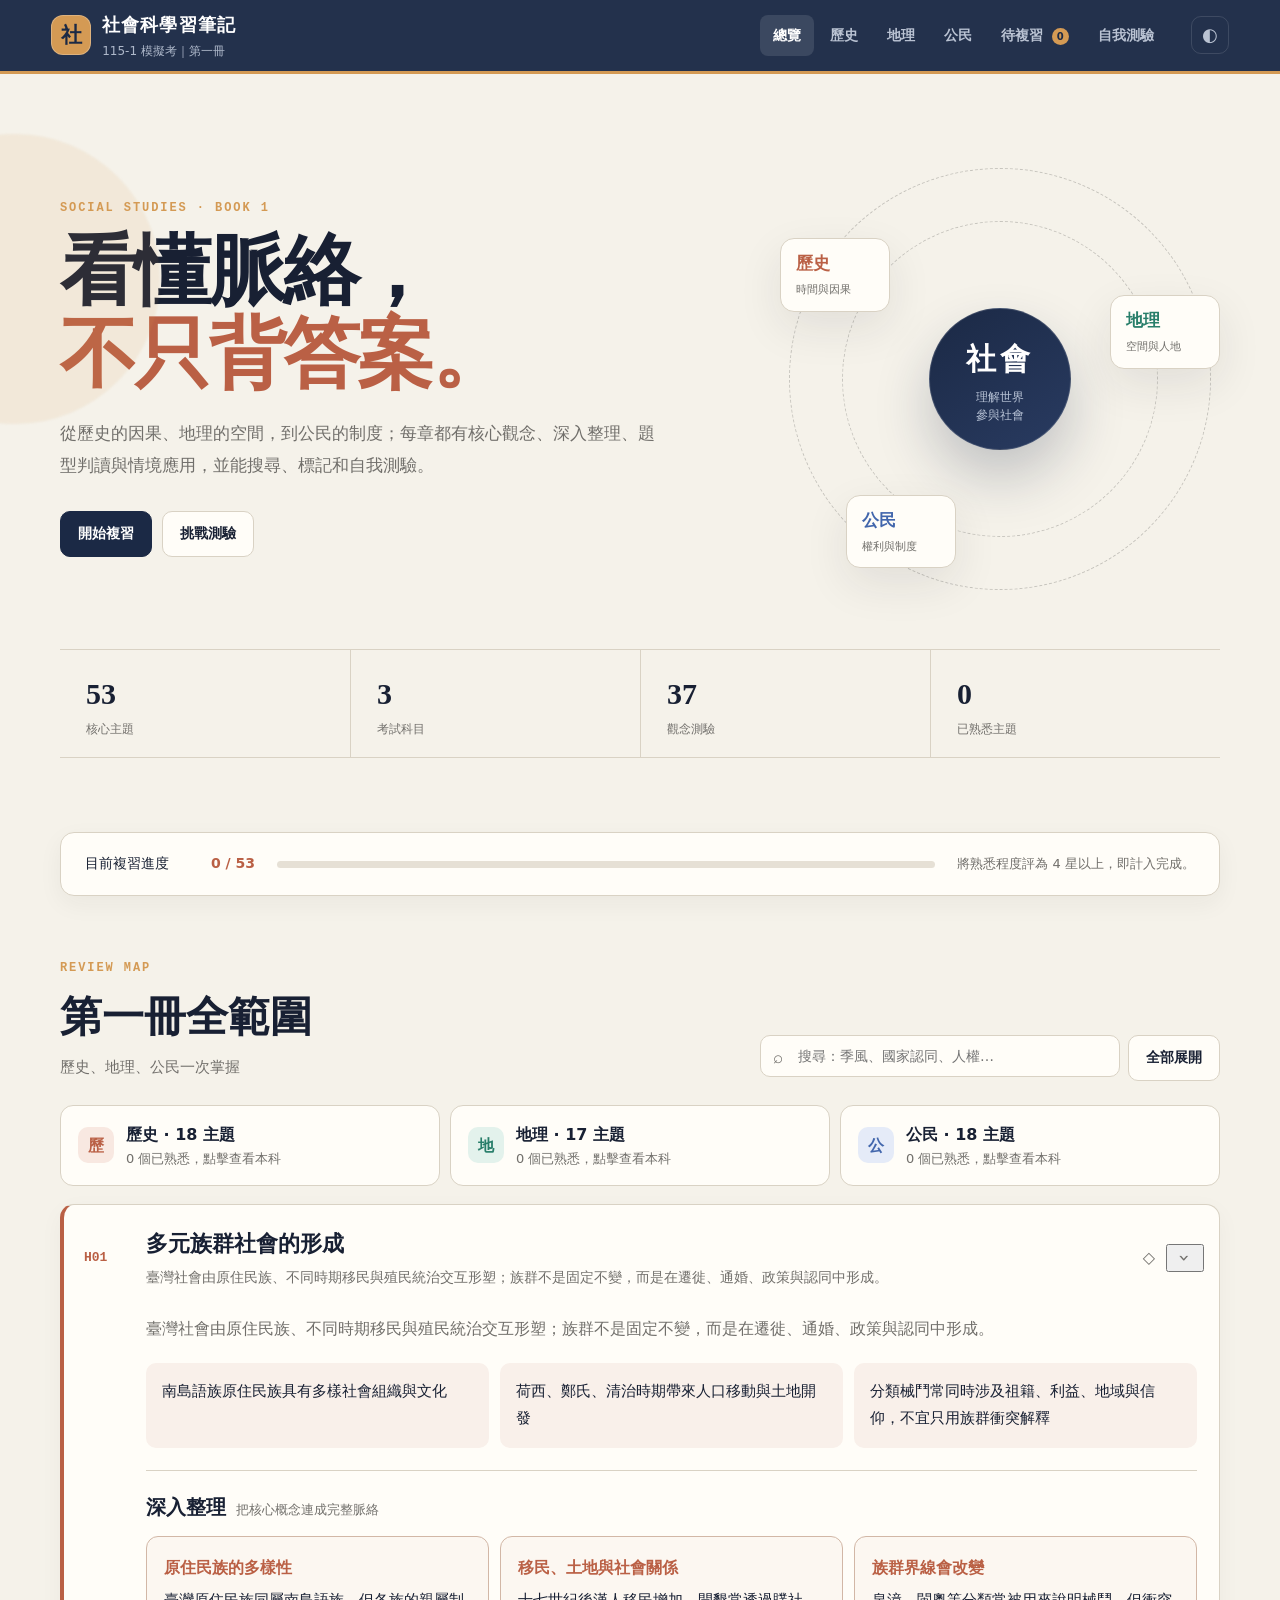
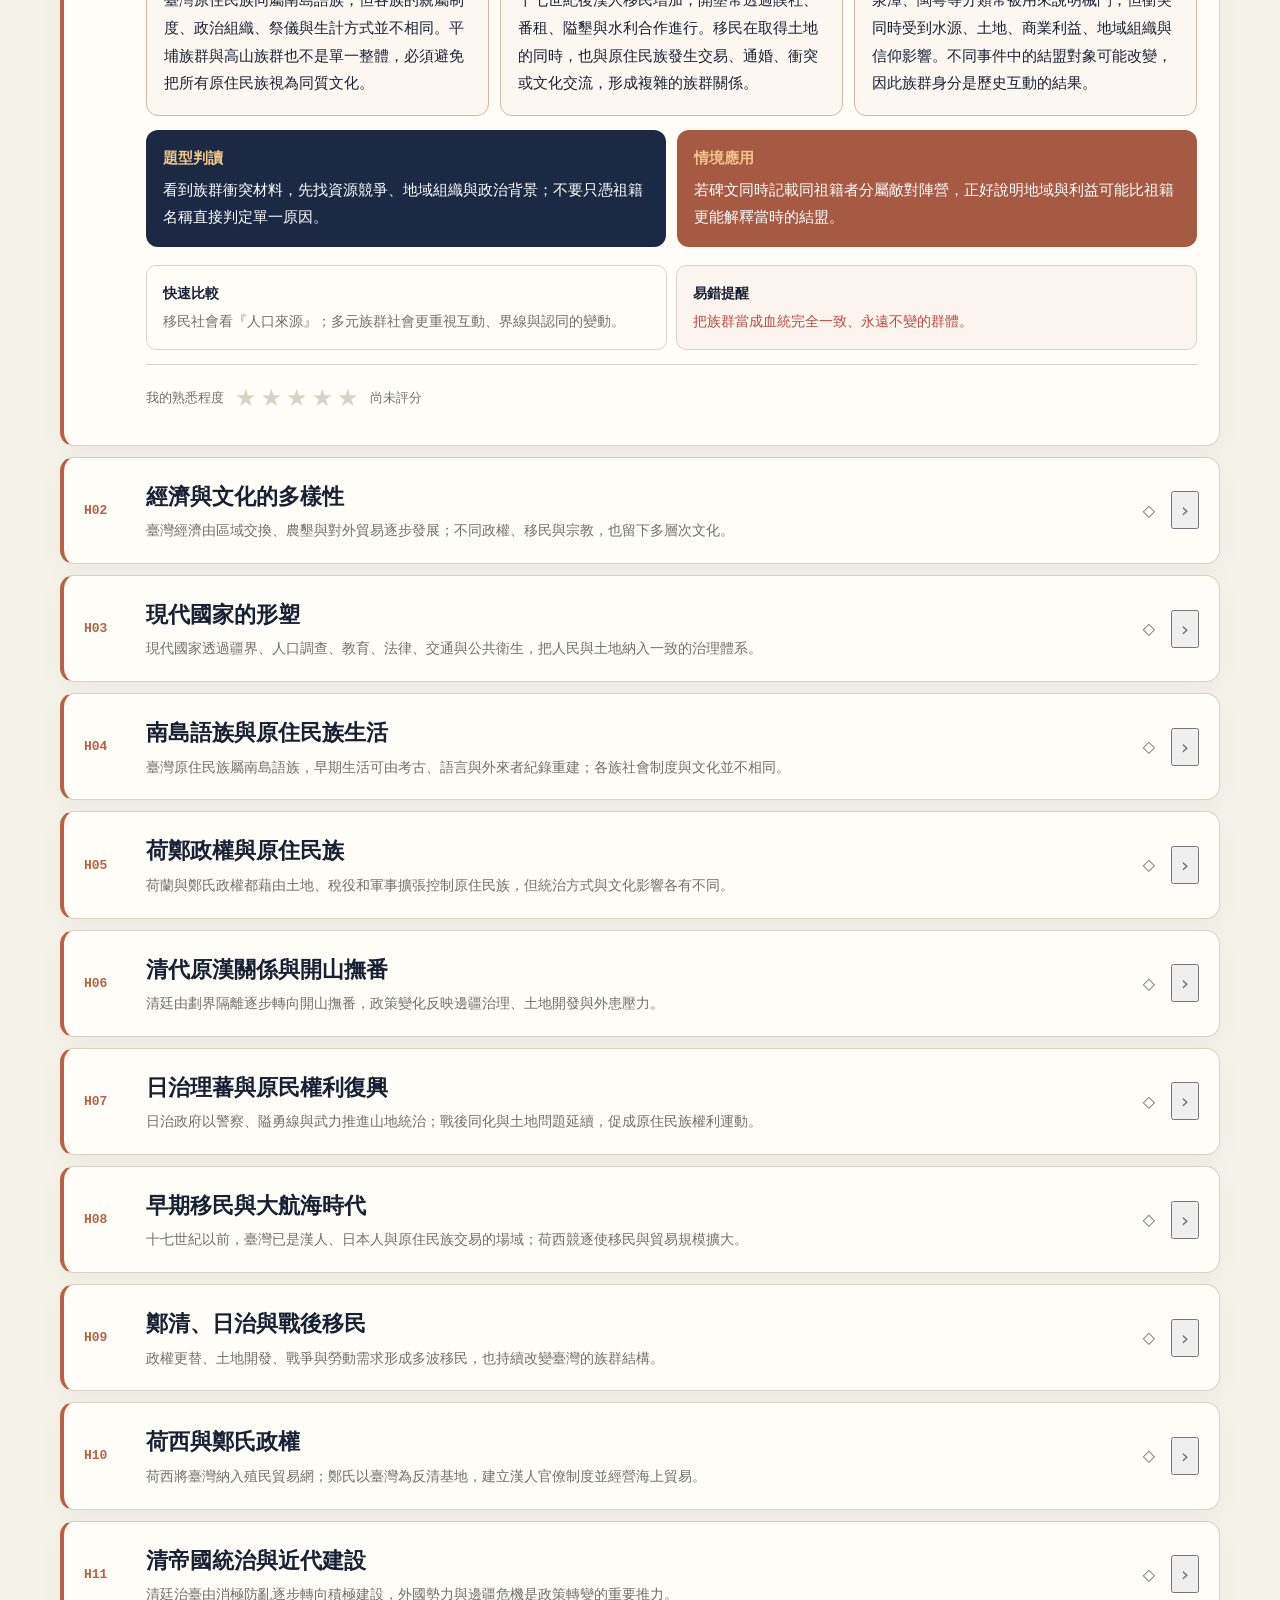
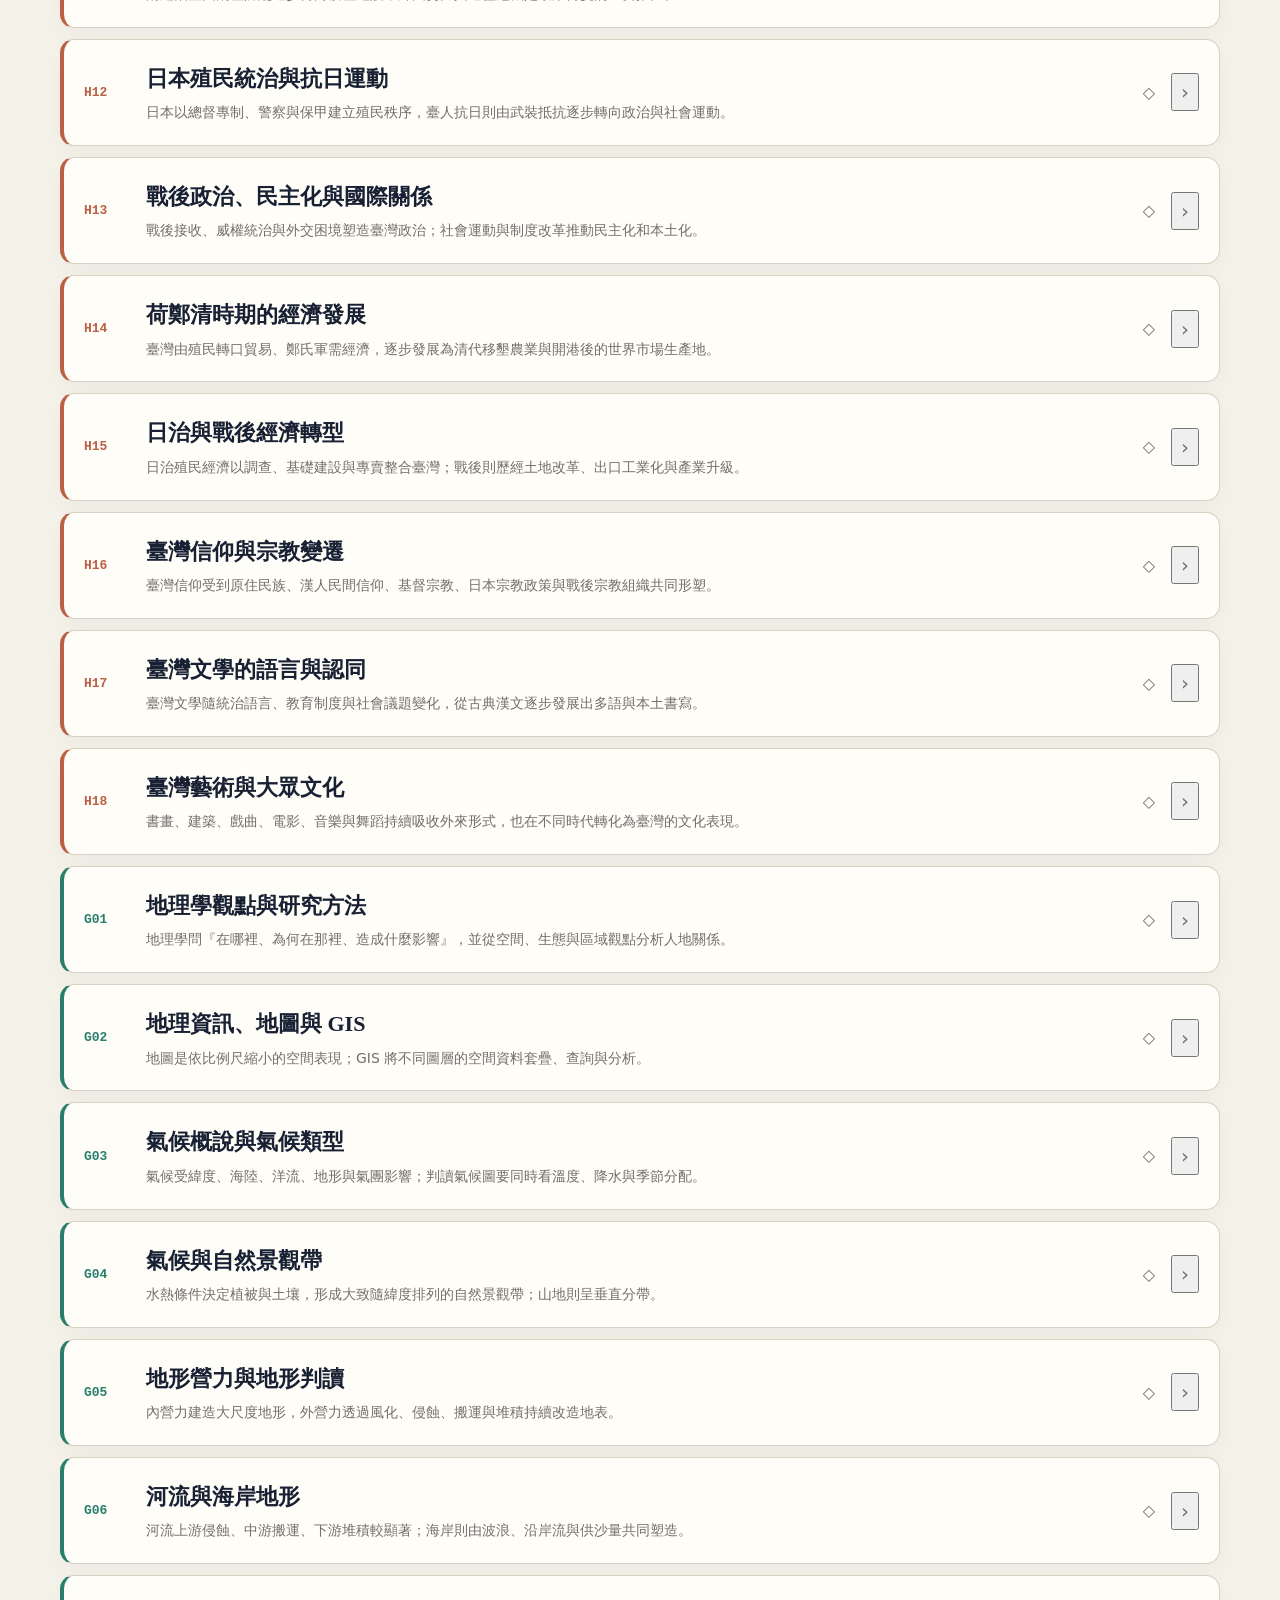
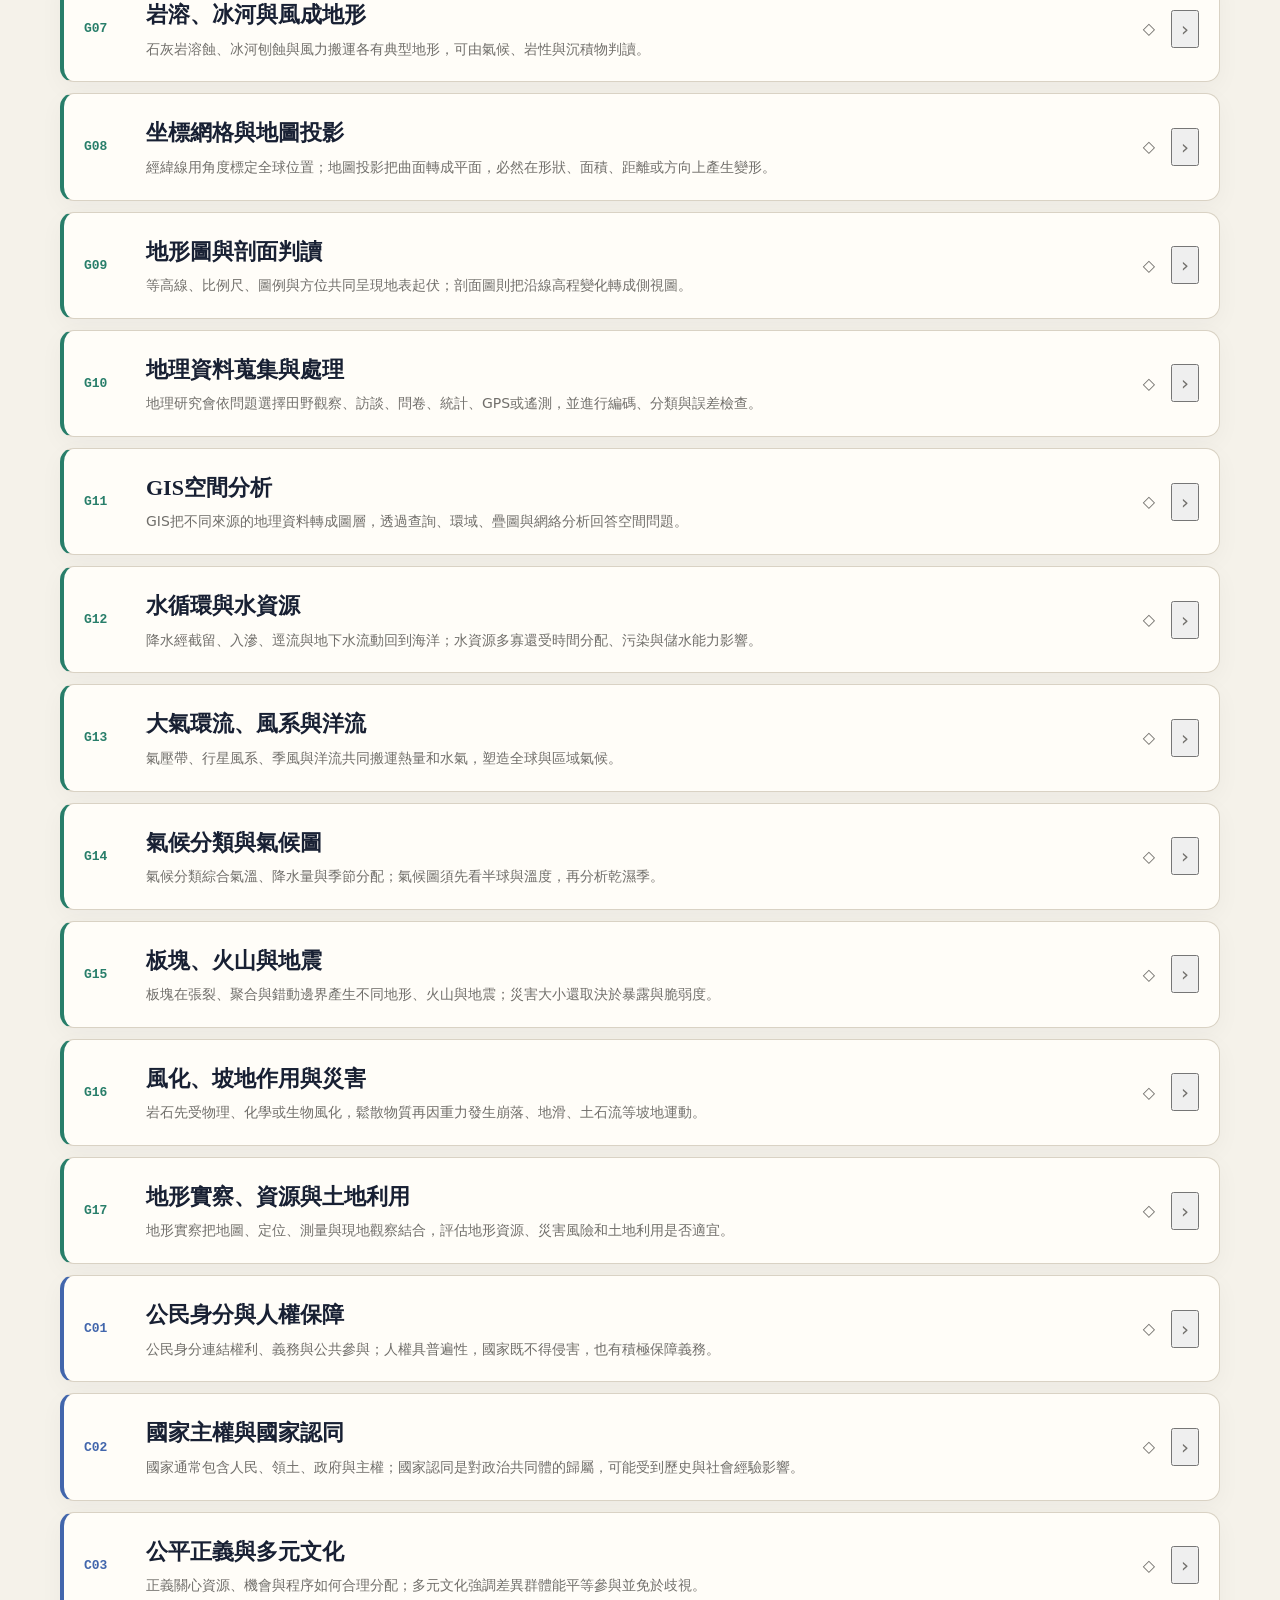
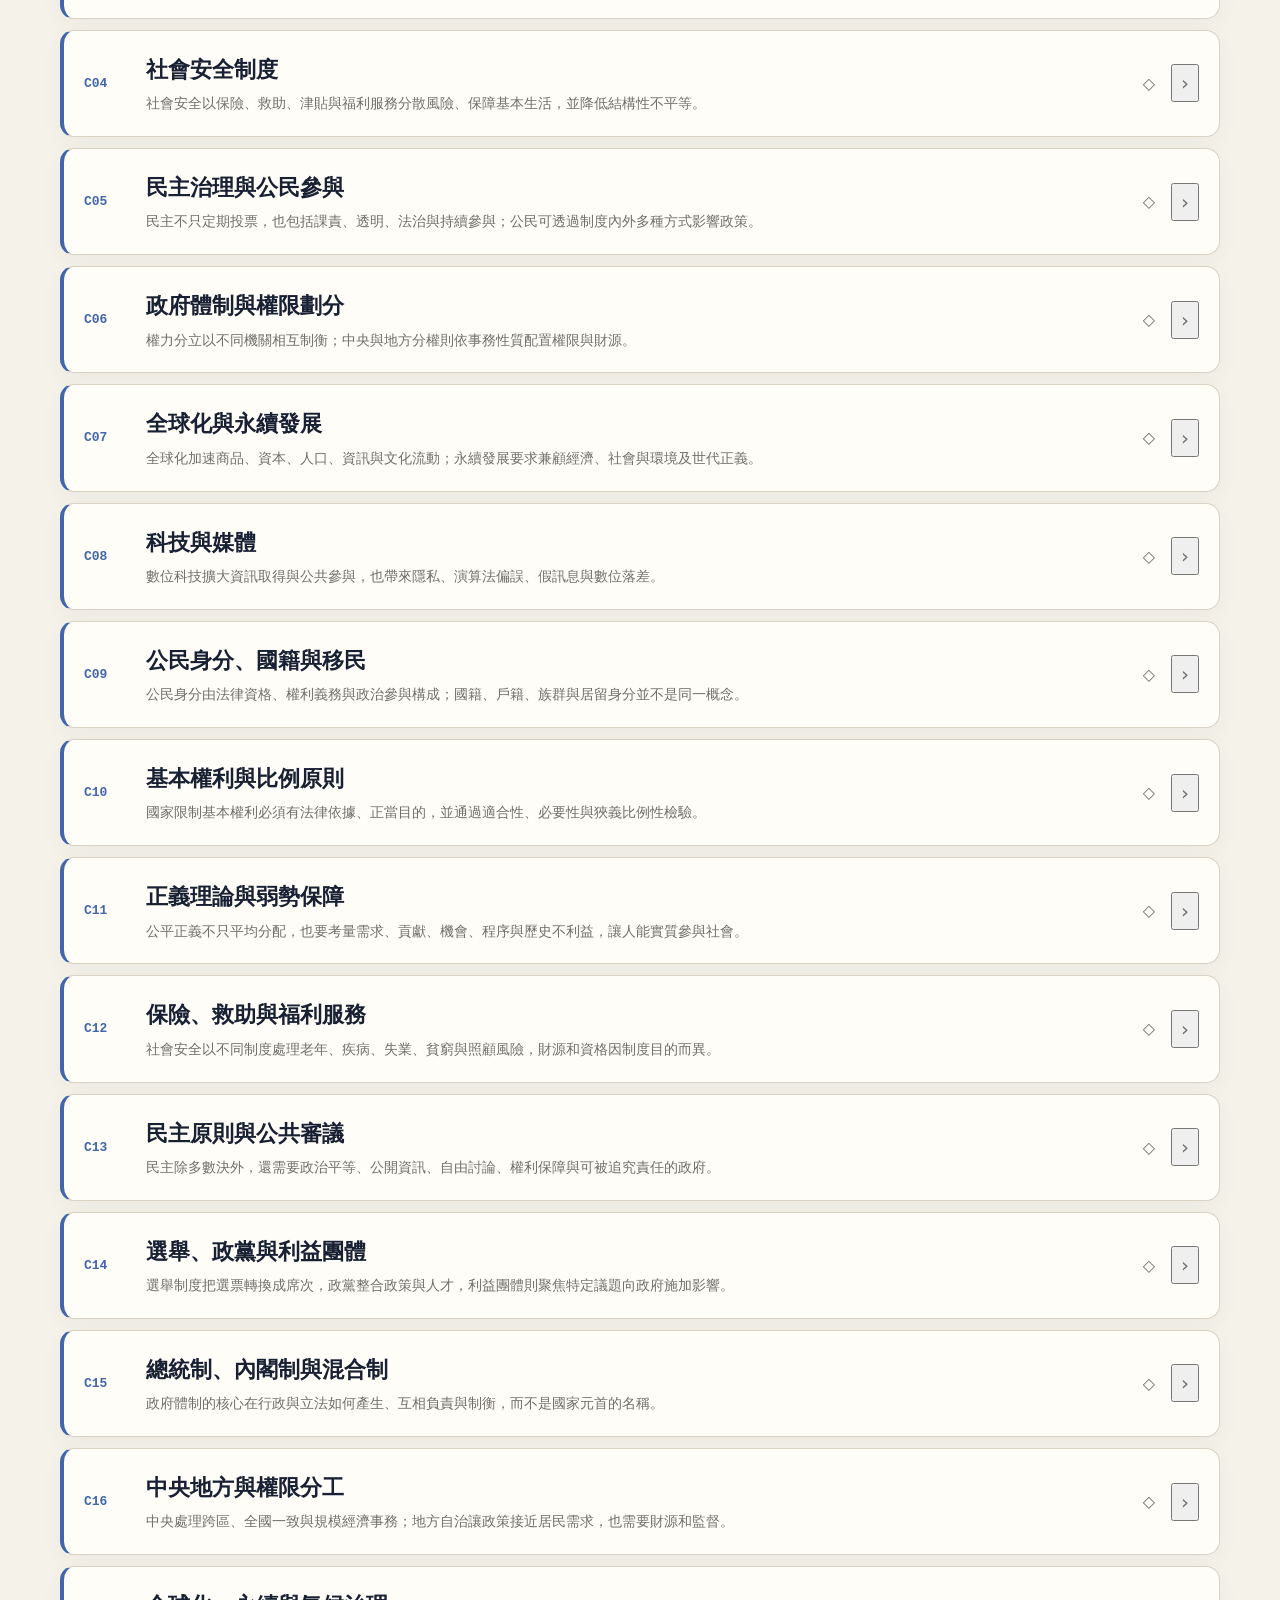
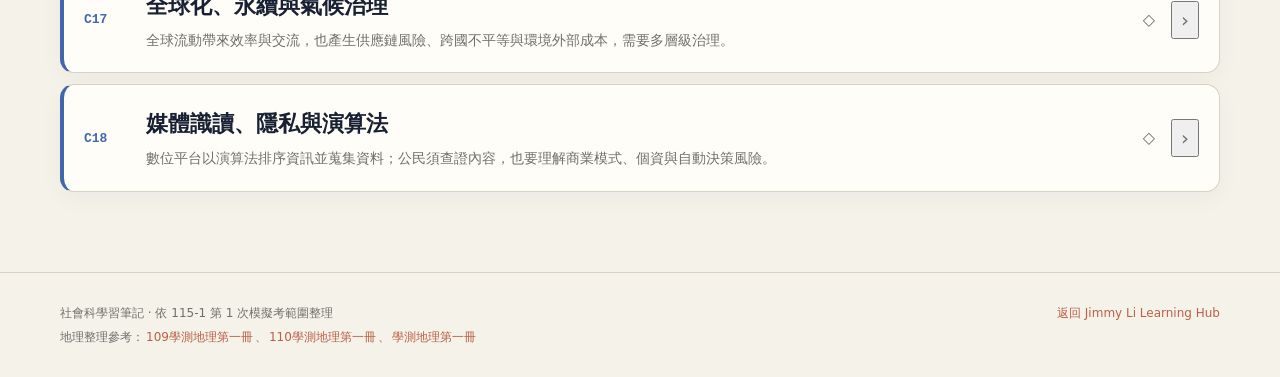
<file: social-notes/index.html>
<!doctype html>
<html lang="zh-Hant">
<head>
  <meta charset="utf-8">
  <meta name="viewport" content="width=device-width,initial-scale=1,viewport-fit=cover">
  <meta name="theme-color" content="#1b2945">
  <meta name="description" content="高中社會科第一冊考前筆記：歷史、地理、公民重點整理與自我測驗。">
  <title>社會科學習筆記｜歷史・地理・公民</title>
  <link rel="icon" href="favicon.svg" type="image/svg+xml">
  <link rel="manifest" href="site.webmanifest">
  <link rel="stylesheet" href="style.css">
</head>
<body>
  <a class="skip-link" href="#main">跳到主要內容</a>
  <header class="topbar">
    <a class="brand" href="#home" aria-label="社會科學習筆記首頁"><span>社</span><div><strong>社會科學習筆記</strong><small>115-1 模擬考｜第一冊</small></div></a>
    <nav class="tabs" aria-label="章節導覽">
      <button class="tab active" data-view="all">總覽</button>
      <button class="tab" data-view="history">歷史</button>
      <button class="tab" data-view="geography">地理</button>
      <button class="tab" data-view="civics">公民</button>
      <button class="tab" data-view="review">待複習 <b id="reviewCount">0</b></button>
      <button class="tab" data-view="quiz">自我測驗</button>
    </nav>
    <button class="theme-button" id="themeButton" aria-label="切換深色模式" title="切換深色模式">◐</button>
  </header>

  <main id="main">
    <section class="hero" id="home">
      <div class="hero-copy">
        <p class="eyebrow">SOCIAL STUDIES · BOOK 1</p>
        <h1>看懂脈絡，<br><em>不只背答案。</em></h1>
        <p class="hero-text">從歷史的因果、地理的空間，到公民的制度；每章都有核心觀念、深入整理、題型判讀與情境應用，並能搜尋、標記和自我測驗。</p>
        <div class="hero-actions">
          <button class="primary" data-jump="notes">開始複習</button>
          <button class="secondary" data-view="quiz">挑戰測驗</button>
        </div>
      </div>
      <div class="hero-map" aria-hidden="true">
        <div class="orbit orbit-one"></div><div class="orbit orbit-two"></div>
        <div class="map-core"><strong>社會</strong><span>理解世界<br>參與社會</span></div>
        <span class="map-node history-node">歷史<small>時間與因果</small></span>
        <span class="map-node geo-node">地理<small>空間與人地</small></span>
        <span class="map-node civics-node">公民<small>權利與制度</small></span>
      </div>
      <div class="hero-stats">
        <div><strong id="topicStat">18</strong><span>核心主題</span></div>
        <div><strong>3</strong><span>考試科目</span></div>
        <div><strong id="quizStat">12</strong><span>觀念測驗</span></div>
        <div><strong id="masteredStat">0</strong><span>已熟悉主題</span></div>
      </div>
    </section>

    <section class="progress-strip" aria-label="複習進度">
      <div><span>目前複習進度</span><strong id="progressText">0 / 18</strong></div>
      <div class="progress-track"><i id="progressBar"></i></div>
      <p>將熟悉程度評為 4 星以上，即計入完成。</p>
    </section>

    <section class="notes-view view active" id="notes" data-page="notes">
      <div class="section-head">
        <div><p class="eyebrow">REVIEW MAP</p><h2 id="viewTitle">第一冊全範圍</h2><p id="viewSubtitle">歷史、地理、公民一次掌握</p></div>
        <div class="toolbar">
          <label class="search"><span>⌕</span><input id="searchInput" type="search" placeholder="搜尋：季風、國家認同、人權…" aria-label="搜尋社會科筆記"></label>
          <button class="tool-button" id="expandButton">全部展開</button>
        </div>
      </div>
      <div class="subject-summary" id="subjectSummary"></div>
      <div class="note-list" id="noteList"></div>
      <div class="empty" id="emptyState" hidden><span>⌕</span><h3>找不到相關筆記</h3><p>試試其他關鍵字，或切換回總覽。</p></div>
    </section>

    <section class="review-view view" data-page="review">
      <div class="section-head"><div><p class="eyebrow">PERSONAL REVIEW</p><h2>我的待複習清單</h2><p>你標記的主題與低於 4 星的內容會集中在這裡。</p></div></div>
      <div class="review-dashboard">
        <article><span>書籤</span><strong id="bookmarkStat">0</strong><p>主動標記待複習</p></article>
        <article><span>待加強</span><strong id="weakStat">0</strong><p>熟悉程度 1–3 星</p></article>
        <article><span>已熟悉</span><strong id="doneStat">0</strong><p>熟悉程度 4–5 星</p></article>
      </div>
      <div class="note-list" id="reviewList"></div>
      <div class="empty" id="reviewEmpty"><span>✓</span><h3>清單目前是空的</h3><p>在任一主題點選書籤，或評估熟悉程度後，就會出現在這裡。</p></div>
    </section>

    <section class="quiz-view view" data-page="quiz">
      <div class="section-head"><div><p class="eyebrow">QUICK CHECK</p><h2 id="quizHeading">觀念測驗</h2><p>每題作答後立即顯示解析，完成後再看整體表現。</p></div><button class="tool-button" id="resetQuiz">重新開始</button></div>
      <div class="quiz-layout">
        <aside class="quiz-index"><div class="score-ring" id="scoreRing"><div><strong id="scoreValue">0</strong><span>答對題數</span></div></div><p id="quizPosition">第 1 / 12 題</p><div class="quiz-dots" id="quizDots"></div></aside>
        <article class="quiz-card">
          <span class="quiz-subject" id="quizSubject">歷史</span>
          <h3 id="quizQuestion">載入題目中…</h3>
          <div class="quiz-options" id="quizOptions"></div>
          <div class="quiz-feedback" id="quizFeedback" aria-live="polite">選擇一個答案，看看是否掌握這個觀念。</div>
          <div class="quiz-actions"><button class="secondary" id="previousQuestion">上一題</button><button class="primary" id="nextQuestion" disabled>下一題</button></div>
        </article>
      </div>
    </section>
  </main>

  <footer><div><p>社會科學習筆記 · 依 115-1 第 1 次模擬考範圍整理</p><p class="source-links">地理整理參考：<a href="https://www.clearnotebooks.com/zh-TW/notebooks/968145">109學測地理第一冊</a>、<a href="https://www.clearnotebooks.com/zh-TW/notebooks/1176012">110學測地理第一冊</a>、<a href="https://www.clearnotebooks.com/zh-TW/notebooks/721840">學測地理第一冊</a></p></div><a href="../">返回 Jimmy Li Learning Hub</a></footer>
  <div class="toast" id="toast" aria-live="polite"></div>
  <script type="module" src="app.js"></script>
</body>
</html>
</file>
<file: assets/css/style.css>
﻿    :root{
      color-scheme:dark;
      --bg:#050506;--fg:#f7f8fb;--muted:rgba(255,255,255,.62);
      --line:rgba(255,255,255,.14);--blue:#2997ff;
      --card-bg:linear-gradient(145deg,rgba(255,255,255,.13),rgba(255,255,255,.045)),rgba(9,10,14,.58);
      --progress-bg:rgba(255,255,255,.08);
    }
    *{box-sizing:border-box}
    html{scroll-behavior:smooth}
    body{margin:0;background:var(--bg);color:var(--fg);font-family:-apple-system,BlinkMacSystemFont,"SF Pro Display","Segoe UI",system-ui,sans-serif;overflow-x:hidden;transition:background .3s,color .3s}

    body.light{
      --bg:#f0f2f7;--fg:#0a0b0e;--muted:rgba(0,0,0,.6);
      --line:rgba(0,0,0,.12);--blue:#0071e3;
      --card-bg:linear-gradient(145deg,rgba(255,255,255,.9),rgba(255,255,255,.7)),rgba(240,242,247,.8);
      --progress-bg:rgba(0,0,0,.07);
    }
    body.light{background:var(--bg);color:var(--fg)}
    body.light .glass{background:linear-gradient(145deg,rgba(255,255,255,.92),rgba(255,255,255,.72));border-color:rgba(0,0,0,.1);box-shadow:0 8px 40px rgba(0,0,0,.1)}
    body.light .count-item{background:rgba(255,255,255,.7);border-color:rgba(0,0,0,.1)}
    body.light .count-item strong{color:#0a0b0e}
    body.light .count-item span{color:rgba(0,0,0,.5)}
    body.light .nav{background:rgba(240,242,247,.85)}
    body.light .nav a{color:rgba(0,0,0,.7)}
    body.light .nav strong{color:#0a0b0e}
    body.light .nav-links a:hover{background:rgba(0,0,0,.07)}
    body.light .btn.ghost{background:rgba(0,0,0,.07);color:#0a0b0e}
    body.light .resource{border-color:rgba(0,0,0,.1);background:rgba(255,255,255,.6);color:#0a0b0e}
    body.light .resource:hover{border-color:var(--blue);background:rgba(255,255,255,.9)}
    body.light .group{background:rgba(255,255,255,.5);border-color:rgba(0,0,0,.1)}
    body.light .subject{background:rgba(255,255,255,.7);border-color:rgba(0,0,0,.1)}
    body.light .grade{background:rgba(0,0,0,.04)}
    body.light .particle{background:rgba(0,0,0,.2);box-shadow:none}
    body.light:before{background:radial-gradient(circle at 50% 0%,rgba(0,113,227,.15),transparent 34%),radial-gradient(circle at 82% 22%,rgba(0,0,0,.06),transparent 24%),linear-gradient(rgba(0,0,0,.025) 1px,transparent 1px),linear-gradient(90deg,rgba(0,0,0,.025) 1px,transparent 1px);background-size:auto,auto,72px 72px,72px 72px}
    body.light .cursor{background:rgba(0,113,227,.12)}
    body.light .exam-schedule-item{background:rgba(255,255,255,.6);border-color:rgba(0,0,0,.1)}
    body.light .todo-item{background:rgba(255,255,255,.6);border-color:rgba(0,0,0,.1)}
    body.light .todo-item.done label{color:rgba(0,0,0,.4)}
    body.light .progress-bar-track{background:rgba(0,0,0,.1)}
    body.light .tagline span{background:rgba(0,0,0,.07);color:rgba(0,0,0,.6)}
    body.light .empty{color:rgba(0,0,0,.45)}
    body.light .search{background:rgba(255,255,255,.7)}
    body.light .search input{color:#0a0b0e}
    body.light .filter{background:rgba(255,255,255,.7)}
    body.light .upload{background:rgba(255,255,255,.7)}
    body.light .upload label,body.light .upload-extra label{background:rgba(255,255,255,.6);border-color:rgba(0,0,0,.1)}
    body.light .upload input,body.light .upload select,body.light .upload-extra select{color:#0a0b0e}
    body.light .rename-btn,.body.light .delete-btn{background:rgba(0,0,0,.06)!important;color:rgba(0,0,0,.7)!important}
    body.light footer{color:rgba(0,0,0,.45)}
    body.light .float{background:rgba(255,255,255,.7)}
    body.light .chips span{background:rgba(0,0,0,.07);color:rgba(0,0,0,.7)}
    body.light .tags span{background:rgba(0,0,0,.07);color:rgba(0,0,0,.7)}
    body.light .date-control{background:rgba(255,255,255,.6);border-color:rgba(0,0,0,.1)}
    body.light .date-control small{color:rgba(0,0,0,.5)}
    body.light .date-control input{color:#0a0b0e}
    body.light .eyebrow{color:var(--blue)}
    body.light p{color:var(--muted)}
    body.light .contact a{background:rgba(255,255,255,.6);border-color:rgba(0,0,0,.1);color:#0a0b0e}
    body.light .contact small{color:rgba(0,0,0,.5)}
    body.light .card{background:rgba(255,255,255,.7)}
    body.light .project{border-color:rgba(0,113,227,.2);background:linear-gradient(135deg,rgba(0,113,227,.06),rgba(255,255,255,.02))}
    body.light .project:hover{border-color:rgba(0,113,227,.5);box-shadow:0 24px 80px rgba(0,113,227,.12),inset 0 1px 0 rgba(0,0,0,.05)}
    body.light .tags span{border-color:rgba(0,113,227,.3);background:rgba(0,113,227,.08);color:rgba(0,113,227,.8)}
    body.light .tags span:hover{background:rgba(0,113,227,.15);border-color:rgba(0,113,227,.5)}
    body.light .project h3{color:#0a0b0e}
    body.light .project p{color:rgba(0,0,0,.6)}
    body.light .project:before{background:radial-gradient(circle at 30% 20%,rgba(0,113,227,.15),transparent 50%),radial-gradient(circle at 80% 80%,rgba(100,150,227,.08),transparent 50%)}
    body.light .upload-extra{background:transparent}
    body.light .upload-extra label{background:rgba(255,255,255,.6)!important;border-color:rgba(0,0,0,.1)!important}
    body.light .upload-extra select{color:#0a0b0e!important}
    body.light .folder{background:rgba(255,255,255,.7)}
    body.light .category-card,body.light .about-card{background:rgba(255,255,255,.68);border-color:rgba(0,0,0,.1)}
    body.light .category-card strong,body.light .about-card strong{color:#0a0b0e!important}
    body.light .category-card p,body.light .about-card p{color:rgba(0,0,0,.58)!important}
    body.light .summer-schedule-table{background:rgba(255,255,255,.7);color:#0a0b0e;border-color:rgba(0,0,0,.1)}
    body.light .summer-schedule-table thead{background:rgba(0,113,227,.12)}
    body.light .summer-schedule-table th{color:#0a0b0e}
    body.light .summer-schedule-table td{border-color:rgba(0,0,0,.08)}
    body.light .summer-schedule-controls select{background:rgba(255,255,255,.7);border-color:rgba(0,0,0,.1);color:#0a0b0e}
    body.light .summer-schedule-controls select option{background:#f0f2f7;color:#0a0b0e}
    body.light .summer-schedule-tag.blue{background:rgba(0,113,227,.1);color:rgba(0,113,227,.8);border-color:rgba(0,113,227,.2)}
    body.light .summer-schedule-tag.red{background:rgba(255,100,100,.1);color:rgba(255,100,100,.8);border-color:rgba(255,100,100,.2)}
    body.light .summer-schedule-tag.green{background:rgba(100,200,100,.1);color:rgba(100,200,100,.8);border-color:rgba(100,200,100,.2)}
    body.light .summer-schedule-tag.yellow{background:rgba(255,200,50,.1);color:rgba(255,200,50,.8);border-color:rgba(255,200,50,.2)}
    body.light .summer-schedule-tag.purple{background:rgba(200,100,255,.1);color:rgba(200,100,255,.8);border-color:rgba(200,100,255,.2)}
    body.light .summer-schedule-tag.orange{background:rgba(255,150,50,.1);color:rgba(255,150,50,.8);border-color:rgba(255,150,50,.2)}
    body.light .english-card{background:rgba(255,255,255,.7);border-color:rgba(0,0,0,.1)}
    body.light .english-card .english-text{color:#0a0b0e}
    body.light .english-card .english-trans{color:rgba(0,0,0,.6)}
    body.light .english-word{background:rgba(0,113,227,.08);border-color:rgba(0,113,227,.3)}
    body.light .english-word-label{color:#0a0b0e}
    body.light .english-word-pos{color:rgba(0,113,227,.8)}
    body.light .english-word-def{color:rgba(0,0,0,.6)}
    body.light .english-word-example{color:rgba(0,0,0,.5)}
    body.light :is(h1,h2,h3,h4,h5,h6,strong,label,th,td,.lead,.folder-title,.subject strong,.float h3,.card h3,.upload h3,.todo-stats .stat-num,.exam-schedule-item .subject-name){color:#0a0b0e!important}
    body.light :is(.lead,.countdown-progress-label,.exam-schedule h4,.english-section h4,.summer-schedule-section h4,.exam-schedule-item .day,.exam-schedule-item .time,.todo-stats span,.todo-clear,.resource small,.upload p,.upload small,.upload-extra small,.filter small,.contact small,.search span){color:rgba(0,0,0,.55)!important}
    body.light :is(.btn.clear,.english-refresh){color:rgba(0,0,0,.72)!important;border-color:rgba(0,0,0,.12)!important}
    body.light :is(.motivational,.toast){color:#0a0b0e!important;background:rgba(255,255,255,.9)!important;border-color:rgba(0,0,0,.12)!important}
    body.light :is(.todo-input,.summer-schedule-controls input,.summer-schedule-controls select,.search input,.filters select,.upload input,.upload select,.upload-extra select,.date-control input){color:#0a0b0e!important}
    body.light :is(.todo-input,.summer-schedule-controls input){background:rgba(255,255,255,.75)!important;border-color:rgba(0,0,0,.12)!important}
    body.light :is(.todo-input::placeholder,.summer-schedule-controls input::placeholder,.search input::placeholder){color:rgba(0,0,0,.38)!important}
    body.light input,body.light select,body.light textarea{color:#0a0b0e!important;caret-color:#0071e3}
    body.light input::placeholder,body.light textarea::placeholder{color:rgba(0,0,0,.48)!important;opacity:1!important}
    body.light .search input::placeholder,body.light .todo-input::placeholder,body.light .summer-schedule-controls input::placeholder{color:rgba(0,0,0,.52)!important;opacity:1!important}
    body.light .search input,body.light .summer-schedule-controls input,body.light .todo-input{color:#0a0b0e!important;text-shadow:none!important}
    body.light .search svg{color:rgba(0,0,0,.5)!important}
    body.light :is(.todo-clear,.english-refresh){background:rgba(0,0,0,.04)!important}
    body.light .todo-item label{color:rgba(0,0,0,.78)!important}
    body.light .todo-item.done label{color:rgba(0,0,0,.4)!important}
    body.light .todo-list::-webkit-scrollbar-thumb{background:rgba(0,0,0,.16)}
    body.light .resource a{color:#0a0b0e!important}
    body.light .resource a:last-child{color:rgba(0,0,0,.45)!important}
    body.light .theme-btn{background:rgba(0,0,0,.05);color:#0a0b0e}
    body.light .theme-btn:hover{background:rgba(0,0,0,.1)}


    body:before{content:"";position:fixed;inset:0;z-index:-4;background:radial-gradient(circle at 50% 0%,rgba(41,151,255,.24),transparent 34%),radial-gradient(circle at 82% 22%,rgba(255,255,255,.12),transparent 24%),linear-gradient(rgba(255,255,255,.035) 1px,transparent 1px),linear-gradient(90deg,rgba(255,255,255,.035) 1px,transparent 1px);background-size:auto,auto,72px 72px,72px 72px;transition:background .3s}
    body:after{content:"";position:fixed;inset:-18vh -12vw;z-index:-3;pointer-events:none;background:
      radial-gradient(ellipse 64% 54% at var(--scene-x,50%) var(--scene-y,20%),var(--scene-a,rgba(41,151,255,.2)),transparent 68%),
      radial-gradient(ellipse 46% 42% at calc(100% - var(--scene-x,50%)) calc(100% - var(--scene-y,20%)),var(--scene-b,rgba(120,130,255,.08)),transparent 72%);
      opacity:var(--scene-opacity,.9);transform:translate3d(0,var(--scene-shift,0),0) scale(1.05);filter:blur(28px);will-change:transform,opacity;background-image;transition:background 1.15s cubic-bezier(.2,.8,.2,1),opacity .8s ease}
    body.scene-hero{--scene-a:rgba(41,151,255,.25);--scene-b:rgba(104,118,255,.12);--scene-x:52%;--scene-y:18%}
    body.scene-exam{--scene-a:rgba(0,112,243,.2);--scene-b:rgba(45,200,255,.1);--scene-x:26%;--scene-y:34%}
    body.scene-study{--scene-a:rgba(73,118,255,.18);--scene-b:rgba(58,205,180,.09);--scene-x:72%;--scene-y:38%}
    body.scene-projects{--scene-a:rgba(32,142,255,.2);--scene-b:rgba(156,95,255,.11);--scene-x:34%;--scene-y:48%}
    body.scene-project-detail{--scene-a:rgba(87,102,255,.19);--scene-b:rgba(38,186,224,.1);--scene-x:68%;--scene-y:50%}
    body.scene-library{--scene-a:rgba(42,161,152,.16);--scene-b:rgba(55,118,255,.12);--scene-x:24%;--scene-y:58%}
    body.scene-about{--scene-a:rgba(93,105,255,.16);--scene-b:rgba(255,255,255,.07);--scene-x:70%;--scene-y:62%}
    body.light:after{mix-blend-mode:multiply;opacity:.55;filter:blur(38px)}

    .cursor{position:fixed;width:520px;height:520px;border-radius:999px;background:rgba(41,151,255,.18);filter:blur(120px);transform:translate(-50%,-50%);pointer-events:none;z-index:-2;transition:left .08s,top .08s}
    .glass{border:1px solid var(--line);background:var(--card-bg);box-shadow:0 24px 80px rgba(0,0,0,.34);backdrop-filter:blur(24px);transition:background .3s,border-color .3s}

    .loader{position:fixed;inset:0;background:#050506;z-index:50;display:grid;place-items:center;animation:hide .7s ease 1s forwards}
    .loader div{width:64px;height:64px;border-radius:999px;border:1px solid var(--line);background:rgba(255,255,255,.08);overflow:hidden}
    .loader div:before{content:"";display:block;width:50%;height:100%;background:linear-gradient(90deg,transparent,rgba(255,255,255,.6),transparent);animation:shine 1.6s infinite}

    @keyframes hide{to{opacity:0;visibility:hidden}}
    @keyframes shine{from{transform:translateX(-120%)}to{transform:translateX(220%)}}
    @keyframes float{50%{transform:translateY(-14px)}}
    @keyframes fadeUp{from{opacity:0;transform:translateY(44px) scale(.98)}to{opacity:1;transform:none}}
    @keyframes rise{50%{transform:translateY(-36px) scale(1.8);opacity:.8}}
    @keyframes pulse{0%,100%{transform:scale(1)}50%{transform:scale(1.04)}}
    @keyframes slideIn{from{opacity:0;transform:translateX(-20px)}to{opacity:1;transform:none}}
    @keyframes countFlip{0%{transform:translateY(-8px);opacity:0}100%{transform:none;opacity:1}}

    /* ── Nav ── */
    .nav{position:fixed;top:16px;left:50%;transform:translateX(-50%);width:min(1120px,calc(100% - 32px));height:64px;border-radius:999px;display:flex;align-items:center;justify-content:space-between;padding:0 16px 0 24px;z-index:20;transition:background .3s}
    .nav a{color:rgba(255,255,255,.7);text-decoration:none;font-size:14px}
    .brand{display:inline-flex;align-items:center;gap:10px;font-weight:800}
    .brand img{width:30px;height:30px;border-radius:10px;box-shadow:0 10px 28px rgba(41,151,255,.22)}
    .nav strong{color:white}
    .nav-links{display:flex;gap:6px}
    .nav-links a{padding:10px 14px;border-radius:999px;transition:.2s}
    .nav-links a:hover{background:rgba(255,255,255,.1);color:white}
    .nav-links a.active{background:rgba(41,151,255,.18);color:var(--blue)}
    .nav-right{display:flex;align-items:center;gap:8px}
    .mobile-tabbar{display:none}

    /* ── Theme toggle ── */
    .theme-btn{width:40px;height:40px;border-radius:999px;border:1px solid var(--line);background:rgba(255,255,255,.08);color:var(--fg);cursor:pointer;display:grid;place-items:center;font-size:16px;transition:.25s}
    .theme-btn:hover{background:rgba(255,255,255,.15);transform:scale(1.1)}

    /* ── Scroll progress ── */
    .scroll-progress{position:fixed;top:0;left:0;height:3px;background:var(--blue);z-index:100;transition:width .1s linear;border-radius:0 2px 2px 0}

    /* ── Buttons ── */
    .btn{display:inline-flex;align-items:center;gap:8px;min-height:46px;padding:0 22px;border-radius:999px;border:1px solid rgba(255,255,255,.15);background:white;color:#050506;text-decoration:none;font-size:14px;font-weight:700;transition:.25s;cursor:pointer}
    .btn:hover{background:var(--blue);color:white;box-shadow:0 0 80px rgba(41,151,255,.28);transform:translateY(-2px)}
    .btn.ghost{background:rgba(255,255,255,.08);color:white}
    .btn.clear{background:transparent;color:rgba(255,255,255,.82);border-color:transparent}

    /* ── Sections ── */
    section{position:relative;max-width:1240px;margin:auto;padding:96px 24px;transform-origin:center center}
    section[data-scene]{--scene-progress:0;opacity:calc(.58 + var(--scene-progress) * .42);transform:translate3d(0,calc((1 - var(--scene-progress)) * 34px),0) scale(calc(.975 + var(--scene-progress) * .025));filter:saturate(calc(.82 + var(--scene-progress) * .18));transition:opacity .12s linear;will-change:opacity,transform}
    section[data-scene].scene-current{z-index:1}
    .hero{min-height:100vh;display:grid;grid-template-columns:1.04fr .96fr;align-items:center;gap:48px;padding-top:120px}
    .eyebrow{color:var(--blue);text-transform:uppercase;letter-spacing:.28em;font-size:13px;font-weight:800}
    .hero h1{font-size:clamp(54px,7.4vw,106px);line-height:1.04;margin:18px 0 0}
    .lead{font-size:clamp(20px,2.2vw,28px);color:rgba(255,255,255,.74);margin-top:18px}
    p{color:var(--muted);line-height:1.78}
    .hero p{max-width:690px;font-size:18px}
    .actions{display:flex;flex-wrap:wrap;gap:14px;margin-top:30px}

    .floatwrap{position:relative;min-height:520px}
    .float{position:absolute;border-radius:34px;padding:24px;animation:float 8s ease-in-out infinite}
    .float.one{left:3%;top:10%;width:260px;height:290px}
    .float.two{right:0;top:23%;width:310px;height:330px;animation-delay:1s}
    .float.three{left:6%;bottom:8%;width:300px}
    .float.four{right:8%;bottom:5%;width:290px;animation-delay:1.7s}
    .float h3{font-size:52px;margin:30px 0 0}
    .float.feature-card h3{font-size:28px;line-height:1.2;margin:18px 0 10px}
    .float.feature-card p{font-size:14px;margin:0}
    .chips{display:grid;grid-template-columns:repeat(3,1fr);gap:12px;margin-top:30px}
    .chips span{border-radius:18px;background:rgba(255,255,255,.09);padding:12px;text-align:center;color:rgba(255,255,255,.7)}

    .reveal{opacity:0;animation:fadeUp .85s cubic-bezier(.16,1,.3,1) forwards;animation-play-state:paused}
    .reveal.in{animation-play-state:running}

    @media (prefers-reduced-motion:reduce){
      body:after{transition:none;transform:none;filter:blur(36px)}
      section[data-scene]{opacity:1!important;transform:none!important;filter:none!important;transition:none!important}
    }
    .section-head{max-width:820px;margin-bottom:42px}
    .section-head h2{font-size:clamp(38px,5vw,70px);line-height:1.02;margin:14px 0}
    .grid{display:grid;gap:16px}


    /* ── 21st.dev inspired hero refresh ── */
    .landing-hero{min-height:100vh;grid-template-columns:1fr;place-items:center;text-align:center;overflow:hidden;padding-top:132px;padding-bottom:92px;isolation:isolate}
    .landing-hero:before{content:"";position:absolute;inset:10% 8% auto;min-height:520px;border-radius:999px;background:linear-gradient(135deg,rgba(41,151,255,.22),rgba(138,92,246,.14),rgba(255,255,255,.08));filter:blur(90px);opacity:.72;z-index:-2;transform:rotate(-8deg)}
    .hero-orb{position:absolute;z-index:-1;pointer-events:none;width:min(78vw,920px);aspect-ratio:1155/678;clip-path:polygon(74.1% 44.1%,100% 61.6%,97.5% 26.9%,85.5% .1%,80.7% 2%,72.5% 32.5%,60.2% 62.4%,52.4% 68.1%,47.5% 58.3%,45.2% 34.5%,27.5% 76.7%,.1% 64.9%,17.9% 100%,27.6% 76.8%,76.1% 97.7%,74.1% 44.1%);background:linear-gradient(to top right,rgba(41,151,255,.9),rgba(155,120,255,.7));filter:blur(42px);opacity:.18;animation:heroDrift 14s ease-in-out infinite}
    .hero-orb-top{left:-18%;top:-20%;transform:rotate(24deg)}
    .hero-orb-bottom{right:-18%;bottom:-26%;transform:rotate(-18deg);animation-delay:2.5s;opacity:.14}
    .hero-shell{max-width:980px;margin:0 auto;display:grid;justify-items:center;position:relative;z-index:2}
    .announcement-pill{display:inline-flex;align-items:center;gap:10px;border:1px solid rgba(255,255,255,.16);background:rgba(255,255,255,.065);border-radius:999px;padding:8px 14px;margin-bottom:22px;color:rgba(255,255,255,.66);text-decoration:none;font-size:13px;box-shadow:inset 0 1px 0 rgba(255,255,255,.12);backdrop-filter:blur(18px);transition:.25s}
    .announcement-pill strong{color:var(--blue);font-weight:800}
    .announcement-pill:hover{border-color:rgba(41,151,255,.46);background:rgba(41,151,255,.1);transform:translateY(-2px)}
    .landing-hero .eyebrow{margin-bottom:8px}
    .landing-hero h1{max-width:1080px;font-size:clamp(56px,8.6vw,122px);line-height:.94;letter-spacing:-.055em;margin:12px 0 0;text-wrap:balance;background:linear-gradient(180deg,#fff 14%,rgba(255,255,255,.74) 62%,rgba(255,255,255,.38));-webkit-background-clip:text;background-clip:text;color:transparent;text-shadow:0 22px 90px rgba(41,151,255,.16)}
    .landing-hero .lead{font-size:clamp(20px,2.4vw,32px);font-weight:700;color:rgba(255,255,255,.78);margin-top:24px}
    .landing-hero p{max-width:720px;margin:18px auto 0;font-size:18px;color:rgba(255,255,255,.62)}
    .hero-actions{justify-content:center;margin-top:34px}
    .hero-preview-stack{position:relative;width:min(980px,100%);min-height:286px;margin-top:58px;z-index:1}
    .preview-card{position:absolute;text-align:left;border-radius:28px;padding:22px;transition:.3s;animation:float 9s ease-in-out infinite}
    .preview-card:hover{transform:translateY(-8px);border-color:rgba(41,151,255,.42);box-shadow:0 30px 90px rgba(41,151,255,.16),0 24px 80px rgba(0,0,0,.34)}
    .primary-card{left:50%;top:0;width:min(520px,88vw);min-height:220px;transform:translateX(-50%);display:grid;align-content:start;gap:10px;background:linear-gradient(145deg,rgba(255,255,255,.16),rgba(255,255,255,.06)),rgba(13,16,24,.68)}
    .primary-card h3{font-size:34px;line-height:1.12;margin:0;color:white}
    .primary-card p{font-size:14px;margin:0;color:rgba(255,255,255,.58)}
    .preview-card span{color:rgba(255,255,255,.62);font-size:13px;font-weight:800;letter-spacing:.08em}
    .side-card{width:190px;min-height:112px;display:grid;align-content:center;gap:10px;background:linear-gradient(145deg,rgba(255,255,255,.12),rgba(255,255,255,.035)),rgba(7,9,13,.58)}
    .side-card strong{font-size:18px;color:white}
    .side-card-a{left:3%;top:42px;animation-delay:1s}
    .side-card-b{right:4%;top:66px;animation-delay:1.8s}
    .side-card-c{left:50%;bottom:0;transform:translateX(-50%);animation-delay:2.4s}
    .mini-bars{display:grid;gap:8px;margin-top:18px}
    .mini-bars i{display:block;height:8px;border-radius:999px;background:linear-gradient(90deg,var(--blue),rgba(255,255,255,.2))}
    .mini-bars i:nth-child(2){width:72%;opacity:.74}.mini-bars i:nth-child(3){width:46%;opacity:.54}
    body.light .landing-hero h1{background:linear-gradient(180deg,#050506 12%,rgba(5,5,6,.78) 66%,rgba(5,5,6,.42));-webkit-background-clip:text;background-clip:text;color:transparent}
    body.light .landing-hero .lead{color:rgba(0,0,0,.72)}
    body.light .landing-hero p{color:rgba(0,0,0,.58)}
    body.light .announcement-pill{background:rgba(255,255,255,.74);border-color:rgba(0,0,0,.1);color:rgba(0,0,0,.58)}
    body.light .preview-card span{color:rgba(0,0,0,.56)}
    body.light .primary-card h3,body.light .side-card strong{color:#0a0b0e}
    body.light .primary-card p{color:rgba(0,0,0,.58)}
    @keyframes heroDrift{50%{translate:0 28px;rotate:7deg;opacity:.24}}

    /* ── Countdown ── */
    .countdown-panel{border-radius:36px;padding:34px}
    .countdown-top{display:flex;align-items:flex-end;justify-content:space-between;gap:24px;flex-wrap:wrap}
    .countdown-panel h2{font-size:clamp(38px,5vw,68px);line-height:1.02;margin:14px 0}
    .date-control{border:1px solid rgba(255,255,255,.1);background:rgba(255,255,255,.045);border-radius:24px;padding:15px 18px;min-width:220px;transition:.2s}
    .date-control small{display:block;color:rgba(255,255,255,.45);margin-bottom:8px}
    .date-control input{background:transparent;border:0;color:white;outline:0;font-size:15px;width:100%;cursor:pointer}
    .countdown-grid{grid-template-columns:repeat(4,1fr);margin-top:28px}
    .count-item{border:1px solid rgba(255,255,255,.1);background:rgba(0,0,0,.2);border-radius:28px;padding:22px;text-align:center;transition:.3s}
    .count-item:hover{border-color:rgba(41,151,255,.4);transform:translateY(-4px)}
    .count-item strong{display:block;color:white;font-size:clamp(42px,6vw,68px);line-height:1;font-variant-numeric:tabular-nums}
    .count-item span{display:block;color:rgba(255,255,255,.45);font-size:14px;margin-top:12px}
    .count-item.flip strong{animation:countFlip .3s ease}

    /* ── Countdown progress bar ── */
    .countdown-progress{margin-top:24px}
    .countdown-progress-label{display:flex;justify-content:space-between;color:rgba(255,255,255,.5);font-size:13px;margin-bottom:8px}
    .progress-bar-track{height:8px;background:rgba(255,255,255,.08);border-radius:999px;overflow:hidden}
    .progress-bar-fill{height:100%;background:linear-gradient(90deg,var(--blue),#5ac8fa);border-radius:999px;transition:width 1s ease}

    /* ── Exam schedule ── */
    .exam-schedule{margin-top:28px}
    .exam-schedule h4{color:rgba(255,255,255,.6);font-size:13px;text-transform:uppercase;letter-spacing:.2em;margin:0 0 14px}
    .exam-schedule-grid{display:grid;grid-template-columns:repeat(3,1fr);gap:10px}
    .exam-schedule-item{border:1px solid rgba(255,255,255,.1);background:rgba(255,255,255,.04);border-radius:18px;padding:14px 16px;transition:.25s}
    .exam-schedule-item:hover{border-color:rgba(41,151,255,.4);background:rgba(41,151,255,.06)}
    .exam-schedule-item .day{font-size:11px;color:rgba(255,255,255,.4);margin-bottom:4px}
    .exam-schedule-item .subject-name{font-weight:700;color:white;font-size:15px}
    .exam-schedule-item .time{font-size:12px;color:rgba(255,255,255,.5);margin-top:4px}

    /* ── Motivational message ── */
    .motivational{margin-top:20px;border:1px solid rgba(41,151,255,.3);background:rgba(41,151,255,.08);border-radius:24px;padding:16px 20px;color:rgba(255,255,255,.8);font-size:15px;line-height:1.6;display:none}
    .motivational.show{display:block;animation:slideIn .4s ease}

    /* ── Daily English ── */
    .english-section{margin-top:28px}
    .english-section h4{color:rgba(255,255,255,.6);font-size:13px;text-transform:uppercase;letter-spacing:.2em;margin:0 0 14px}
    .english-card{border:1px solid rgba(255,255,255,.1);background:rgba(255,255,255,.04);border-radius:24px;padding:24px;transition:.3s}
    .english-card:hover{border-color:rgba(41,151,255,.4);background:rgba(41,151,255,.06)}
    .english-text{font-size:18px;font-weight:700;color:white;margin-bottom:12px;line-height:1.6}
    .english-trans{font-size:14px;color:rgba(255,255,255,.6);line-height:1.6;margin-bottom:16px}
    .english-word{border:1px solid rgba(41,151,255,.3);background:rgba(41,151,255,.08);border-radius:16px;padding:12px;margin-bottom:10px;transition:.2s}
    .english-word:hover{border-color:rgba(41,151,255,.6);background:rgba(41,151,255,.12)}
    .english-word-label{font-size:13px;color:rgba(255,255,255,.5);margin-bottom:4px;text-transform:uppercase;letter-spacing:.1em}
    .english-word-pos{font-size:12px;color:rgba(41,151,255,.7);font-weight:600;display:inline-block;margin-right:8px}
    .english-word-def{font-size:14px;color:rgba(255,255,255,.8);margin:6px 0;line-height:1.5}
    .english-word-example{font-size:13px;color:rgba(255,255,255,.5);font-style:italic;margin-top:6px;padding-left:12px;border-left:2px solid rgba(41,151,255,.3)}
    .english-refresh{background:none;border:1px solid rgba(255,255,255,.2);color:rgba(255,255,255,.6);border-radius:999px;padding:6px 14px;font-size:12px;cursor:pointer;transition:.2s;margin-top:8px}
    .english-refresh:hover{border-color:rgba(41,151,255,.5);color:var(--blue)}

    /* ── Summer Schedule ── */
    .summer-schedule-section{margin-top:28px}
    .summer-schedule-section h4{color:rgba(255,255,255,.6);font-size:13px;text-transform:uppercase;letter-spacing:.2em;margin:0 0 14px}
    .summer-schedule-controls{display:flex;gap:10px;margin-bottom:16px;flex-wrap:wrap}
    .summer-schedule-controls input{background:rgba(255,255,255,.06);border:1px solid rgba(255,255,255,.1);border-radius:999px;padding:8px 14px;color:white;font-size:13px;outline:none;flex:1;min-width:120px}
    .summer-schedule-controls input::placeholder{color:rgba(255,255,255,.3)}
    .summer-schedule-controls input:focus{border-color:rgba(41,151,255,.5);background:rgba(41,151,255,.06)}
    .summer-schedule-controls button{background:rgba(41,151,255,.2);border:1px solid rgba(41,151,255,.4);color:var(--blue);border-radius:999px;padding:8px 16px;font-size:13px;cursor:pointer;transition:.2s}
    .summer-schedule-controls button:hover{background:rgba(41,151,255,.3);border-color:var(--blue)}
    .summer-schedule-table{width:100%;border-collapse:collapse;border:1px solid rgba(255,255,255,.1);background:rgba(255,255,255,.04);border-radius:12px;overflow:hidden;font-size:13px}
    .summer-schedule-table thead{background:rgba(41,151,255,.15)}
    .summer-schedule-table th{padding:12px;text-align:left;color:white;font-weight:700;border-bottom:1px solid rgba(255,255,255,.1)}
    .summer-schedule-table td{padding:12px;border-bottom:1px solid rgba(255,255,255,.08)}
    .summer-schedule-table tbody tr:hover{background:rgba(41,151,255,.08)}
    .summer-schedule-table .del-btn{background:none;border:none;color:rgba(255,100,100,.6);cursor:pointer;font-size:14px;transition:.2s}
    .summer-schedule-table .del-btn:hover{color:rgba(255,80,80,1)}
    .summer-schedule-empty{text-align:center;color:rgba(255,255,255,.4);padding:24px;font-size:14px}
    .summer-schedule-edit-btn{background:none;border:none;color:rgba(41,151,255,.6);cursor:pointer;font-size:12px;transition:.2s;padding:2px 6px}
    .summer-schedule-edit-btn:hover{color:var(--blue)}
    .summer-schedule-controls select{background:rgba(255,255,255,.06);border:1px solid rgba(255,255,255,.1);border-radius:999px;padding:8px 14px;color:white;font-size:13px;outline:none;cursor:pointer;transition:.2s}
    .summer-schedule-controls select:focus{border-color:rgba(41,151,255,.5);background:rgba(41,151,255,.06)}
    .summer-schedule-controls select option{background:#0a0b0e;color:white}
    .summer-schedule-tag{display:inline-block;border-radius:999px;padding:4px 10px;font-size:11px;font-weight:600;text-transform:uppercase;letter-spacing:.05em}
    .summer-schedule-tag.blue{background:rgba(41,151,255,.2);color:rgba(41,151,255,.9);border:1px solid rgba(41,151,255,.3)}
    .summer-schedule-tag.red{background:rgba(255,100,100,.2);color:rgba(255,100,100,.9);border:1px solid rgba(255,100,100,.3)}
    .summer-schedule-tag.green{background:rgba(100,200,100,.2);color:rgba(100,200,100,.9);border:1px solid rgba(100,200,100,.3)}
    .summer-schedule-tag.yellow{background:rgba(255,200,50,.2);color:rgba(255,200,50,.9);border:1px solid rgba(255,200,50,.3)}
    .summer-schedule-tag.purple{background:rgba(200,100,255,.2);color:rgba(200,100,255,.9);border:1px solid rgba(200,100,255,.3)}
    .summer-schedule-tag.orange{background:rgba(255,150,50,.2);color:rgba(255,150,50,.9);border:1px solid rgba(255,150,50,.3)}

    /* ── Todo / Study tracker ── */
    .todo-panel{border-radius:36px;padding:34px}
    .todo-header{display:flex;align-items:center;justify-content:space-between;margin-bottom:20px;flex-wrap:wrap;gap:12px}
    .todo-header h3{margin:0;font-size:24px}
    .todo-input-row{display:flex;gap:10px;margin-bottom:16px}
    .todo-input{flex:1;background:rgba(255,255,255,.06);border:1px solid rgba(255,255,255,.1);border-radius:999px;padding:12px 20px;color:white;outline:none;font-size:15px;transition:.2s}
    .todo-input:focus{border-color:rgba(41,151,255,.5);background:rgba(41,151,255,.06)}
    .todo-input::placeholder{color:rgba(255,255,255,.35)}
    .todo-list{display:flex;flex-direction:column;gap:8px;max-height:320px;overflow-y:auto;padding-right:4px}
    .todo-list::-webkit-scrollbar{width:4px}
    .todo-list::-webkit-scrollbar-track{background:transparent}
    .todo-list::-webkit-scrollbar-thumb{background:rgba(255,255,255,.15);border-radius:999px}
    .todo-item{display:flex;align-items:center;gap:12px;border:1px solid rgba(255,255,255,.08);background:rgba(255,255,255,.04);border-radius:16px;padding:12px 16px;transition:.2s;animation:slideIn .3s ease}
    .todo-item:hover{border-color:rgba(255,255,255,.15);background:rgba(255,255,255,.07)}
    .todo-item input[type=checkbox]{width:18px;height:18px;accent-color:var(--blue);cursor:pointer;flex-shrink:0}
    .todo-item label{flex:1;cursor:pointer;font-size:15px;transition:.2s}
    .todo-item.done label{text-decoration:line-through;color:rgba(255,255,255,.35)}
    .todo-item .del-todo{background:none;border:none;color:rgba(255,100,100,.6);cursor:pointer;font-size:16px;padding:4px;border-radius:8px;transition:.2s;flex-shrink:0}
    .todo-item .del-todo:hover{color:rgba(255,80,80,1);background:rgba(255,80,80,.1)}
    .todo-stats{display:flex;align-items:center;gap:16px;margin-top:16px;flex-wrap:wrap}
    .todo-stats span{font-size:13px;color:rgba(255,255,255,.5)}
    .todo-stats .stat-num{color:white;font-weight:700}
    .todo-clear{background:none;border:1px solid rgba(255,255,255,.1);color:rgba(255,255,255,.5);border-radius:999px;padding:6px 14px;font-size:13px;cursor:pointer;transition:.2s}
    .todo-clear:hover{border-color:rgba(255,80,80,.4);color:rgba(255,80,80,.8)}

    /* ── Projects ── */
    .projects{grid-template-columns:repeat(6,1fr);grid-auto-rows:480px;gap:24px}
    .project{position:relative;overflow:hidden;border-radius:28px;padding:24px;display:flex;align-items:flex-end;color:white;transition:.45s;grid-column:span 3;min-height:420px;border:1px solid rgba(255,255,255,.1);background:linear-gradient(135deg,rgba(41,151,255,.08),rgba(255,255,255,.02))}
    .project:hover{border-color:rgba(41,151,255,.4);box-shadow:0 24px 80px rgba(41,151,255,.18),inset 0 1px 0 rgba(255,255,255,.1);transform:translateY(-8px)}
    .project:before{content:"";position:absolute;inset:0;background:linear-gradient(135deg,rgba(41,151,255,.15),rgba(100,200,255,.08)),radial-gradient(circle at 20% 30%,rgba(41,151,255,.2),transparent 40%),radial-gradient(circle at 80% 70%,rgba(100,200,255,.1),transparent 50%);opacity:1;transition:.6s;z-index:0;pointer-events:none}
    .project:hover:before{opacity:1.2}
    .project:after{content:"";position:absolute;inset:0;background:linear-gradient(135deg,rgba(41,151,255,.15),rgba(255,255,255,.05),rgba(41,151,255,.08));opacity:0;transition:.5s;pointer-events:none}
    .project:hover:after{opacity:1}
    .project-content{position:relative;z-index:2;display:flex;flex-direction:column;height:100%;justify-content:flex-end}
    .project-cover{position:absolute;inset:0;z-index:0;opacity:.56;background-size:cover;background-position:center;filter:saturate(1.08);transition:.45s}
    .project:hover .project-cover{transform:scale(1.04);opacity:.72}
    .project-category{font-size:12px;color:rgba(255,255,255,.58);letter-spacing:.12em;text-transform:uppercase;margin-bottom:10px}
    .tags{display:flex;gap:10px;flex-wrap:wrap;margin-bottom:16px}
    .tags span{border:1px solid rgba(41,151,255,.4);background:rgba(41,151,255,.12);border-radius:999px;padding:8px 14px;color:rgba(41,151,255,.9);font-size:12px;font-weight:600;transition:.3s;backdrop-filter:blur(8px)}
    .tags span:hover{background:rgba(41,151,255,.22);border-color:rgba(41,151,255,.6)}
    .project h3{font-size:32px;margin:12px 0 10px;font-weight:700;line-height:1.2}
    .project p{margin:0;font-size:15px;color:rgba(255,255,255,.75);line-height:1.5;margin-bottom:16px}
    .project .actions{display:flex;gap:10px;flex-wrap:wrap;margin-top:auto}
    .project .btn{font-size:13px;min-height:40px;padding:0 18px}
    .project .btn:hover{transform:translateY(-2px);box-shadow:0 12px 32px rgba(41,151,255,.24)}

    .detail-grid{grid-template-columns:repeat(3,1fr)}
    .card{border-radius:28px;padding:26px;transition:.28s}
    .card:hover{border-color:rgba(41,151,255,.65);transform:translateY(-6px)}

    /* ── Library ── */
    .library-layout{grid-template-columns:repeat(3,1fr);align-items:start}
    .library-categories{grid-template-columns:repeat(4,1fr);margin:22px 0 26px}
    .category-card{border:1px solid rgba(255,255,255,.1);background:rgba(255,255,255,.045);border-radius:24px;padding:20px;min-height:150px;color:inherit;text-decoration:none;transition:.25s}
    .category-card:hover{border-color:rgba(41,151,255,.46);background:rgba(41,151,255,.08);transform:translateY(-4px)}
    .category-card strong{display:block;color:white;font-size:19px;margin-bottom:10px}
    .category-card p{font-size:13px;margin:0;color:rgba(255,255,255,.58);line-height:1.65}
    .about-grid{grid-template-columns:repeat(2,1fr);margin-top:24px}
    .about-card{border:1px solid rgba(255,255,255,.1);background:rgba(255,255,255,.045);border-radius:24px;padding:22px;transition:.25s}
    .about-card:hover{border-color:rgba(41,151,255,.42);background:rgba(41,151,255,.07);transform:translateY(-4px)}
    .about-card strong{display:block;color:white;font-size:18px;margin-bottom:10px}
    .about-card p{font-size:14px;margin:0;color:rgba(255,255,255,.62);line-height:1.75}
    .upload{border-radius:32px;padding:24px;margin-bottom:24px}
    .upload h3{margin:0;color:white;font-size:22px}
    .upload p{margin:6px 0 0;font-size:14px;color:rgba(255,255,255,.5)}
    .upload-grid{display:grid;grid-template-columns:1fr .7fr .9fr;gap:12px;margin-top:18px}
    .upload label,.upload-extra label{border:1px solid rgba(255,255,255,.1);background:rgba(255,255,255,.045);border-radius:24px;padding:15px 18px;transition:.2s}
    .upload label:hover,.upload-extra label:hover{border-color:rgba(41,151,255,.3)}
    .upload small,.upload-extra small{display:block;color:rgba(255,255,255,.45);margin-bottom:8px}
    .upload input,.upload select,.upload-extra select{width:100%;background:transparent;border:0;outline:0;color:white}
    .upload option,.upload-extra option{background:#08090d;color:white}
    .upload-extra{display:grid;grid-template-columns:repeat(2,1fr);gap:12px;margin-top:12px}
    .search{display:flex;align-items:center;gap:12px;border-radius:999px;padding:16px 20px;margin-bottom:14px}
    .search input,.filters select{width:100%;background:transparent;border:0;outline:0;color:white;font-size:16px}
    .search input::placeholder{color:rgba(255,255,255,.38)}
    .filters{grid-template-columns:repeat(3,1fr);margin-bottom:28px}
    .filter{border-radius:24px;padding:16px 20px}
    .filter small{display:block;color:rgba(255,255,255,.45);margin-bottom:8px}
    .filters option{background:#08090d;color:white}
    .folder{border-radius:28px;padding:24px}
    .folder-title{display:flex;align-items:center;gap:10px;margin:0 0 18px;font-size:24px}
    .group{border:1px solid rgba(255,255,255,.1);background:rgba(255,255,255,.04);border-radius:24px;padding:16px;margin-bottom:14px}
    .subject-grid{display:grid;grid-template-columns:repeat(2,1fr);gap:12px}
    .subject{border:1px solid rgba(255,255,255,.1);background:rgba(0,0,0,.2);border-radius:20px;padding:14px}
    .grade{border-radius:16px;background:rgba(255,255,255,.045);padding:12px;margin-top:8px}
    .resource{display:block;border:1px solid rgba(255,255,255,.1);background:rgba(255,255,255,.055);border-radius:18px;padding:14px;color:white;text-decoration:none;margin-top:10px;transition:.25s}
    .resource:hover{border-color:rgba(41,151,255,.65);background:rgba(255,255,255,.09);transform:translateY(-3px)}
    .resource small,.empty{display:block;color:rgba(255,255,255,.5);line-height:1.6;margin-top:4px}
    .tagline{display:flex;gap:6px;flex-wrap:wrap;margin-top:10px}
    .tagline span{border-radius:999px;background:rgba(0,0,0,.2);padding:5px 9px;font-size:12px;color:rgba(255,255,255,.56)}

    /* ── Contact ── */
    .contact{border-radius:36px;padding:42px}
    .contact-grid{grid-template-columns:repeat(2,1fr)}
    .contact a{display:flex;justify-content:space-between;align-items:center;border:1px solid rgba(255,255,255,.1);background:rgba(255,255,255,.045);border-radius:24px;padding:20px;color:white;text-decoration:none;transition:.25s}
    .contact a:hover{border-color:rgba(41,151,255,.5);background:rgba(41,151,255,.08);transform:translateY(-3px)}
    .contact small{display:block;color:rgba(255,255,255,.45);margin-bottom:5px}

    /* ── Footer ── */
    footer{max-width:1240px;margin:auto;padding:40px 24px;color:rgba(255,255,255,.45);display:flex;justify-content:space-between}

    /* ── Particles ── */
    .particle{position:fixed;width:4px;height:4px;border-radius:99px;background:rgba(255,255,255,.45);box-shadow:0 0 18px rgba(255,255,255,.55);z-index:-1;animation:rise var(--d) ease-in-out infinite;left:var(--x);top:var(--y)}

    /* ── Back to top ── */
    .back-top{position:fixed;bottom:28px;right:28px;width:46px;height:46px;border-radius:999px;border:1px solid var(--line);background:rgba(255,255,255,.08);color:var(--fg);cursor:pointer;display:grid;place-items:center;font-size:18px;z-index:30;opacity:0;pointer-events:none;transition:.3s;backdrop-filter:blur(12px)}
    .back-top.show{opacity:1;pointer-events:auto}
    .back-top:hover{background:var(--blue);color:white;border-color:transparent;transform:translateY(-3px)}

    /* ── Toast ── */
    .toast{position:fixed;bottom:80px;left:50%;transform:translateX(-50%) translateY(20px);background:rgba(30,32,40,.95);color:white;border:1px solid rgba(255,255,255,.12);border-radius:999px;padding:12px 24px;font-size:14px;z-index:200;opacity:0;pointer-events:none;transition:.3s;backdrop-filter:blur(16px);white-space:nowrap}
    .toast.show{opacity:1;transform:translateX(-50%) translateY(0)}

    /* ── Responsive ── */

    .dashboard-grid{display:grid;grid-template-columns:repeat(4,1fr);gap:14px;margin-top:26px}
    .dash-card{border:1px solid rgba(255,255,255,.1);background:rgba(255,255,255,.045);border-radius:24px;padding:20px;min-height:132px;transition:.25s}
    .dash-card:hover{border-color:rgba(41,151,255,.35);background:rgba(41,151,255,.07);transform:translateY(-2px)}
    .dash-label{font-size:12px;color:rgba(255,255,255,.48);letter-spacing:.12em;text-transform:uppercase;margin-bottom:10px}
    .dash-value{font-size:clamp(28px,4vw,46px);font-weight:800;line-height:1;color:white;margin-bottom:10px}
    .dash-text{font-size:14px;color:rgba(255,255,255,.62);line-height:1.6;margin:0}
    .subject-progress{margin-top:22px;display:grid;grid-template-columns:repeat(5,1fr);gap:10px}
    .subject-progress label{border:1px solid rgba(255,255,255,.1);background:rgba(255,255,255,.04);border-radius:18px;padding:14px;display:flex;flex-direction:column;gap:8px}
    .subject-progress span{font-size:13px;color:rgba(255,255,255,.62)}
    .subject-progress input{width:100%;accent-color:var(--blue)}
    .vocab-mode{display:flex;gap:8px;flex-wrap:wrap;margin-bottom:14px}
    .vocab-stats{display:flex;gap:8px;flex-wrap:wrap;margin:12px 0 14px}
    .vocab-stat{border:1px solid rgba(255,255,255,.1);background:rgba(255,255,255,.045);border-radius:999px;padding:6px 11px;color:rgba(255,255,255,.58);font-size:12px;cursor:pointer;transition:.2s}
    .vocab-actions{display:flex;gap:8px;flex-wrap:wrap;margin-top:12px}
    .vocab-action{border:1px solid rgba(255,255,255,.14);background:rgba(255,255,255,.055);color:rgba(255,255,255,.72);border-radius:999px;padding:7px 11px;font-size:12px;cursor:pointer;transition:.2s}
    .vocab-stat:hover,.vocab-stat.active,.vocab-action:hover,.vocab-action.saved{border-color:rgba(41,151,255,.45);background:rgba(41,151,255,.14);color:var(--blue)}
    .mini-toggle{border:1px solid rgba(255,255,255,.14);background:rgba(255,255,255,.05);color:rgba(255,255,255,.68);border-radius:999px;padding:7px 12px;font-size:12px;cursor:pointer;transition:.2s}
    .mini-toggle.active,.mini-toggle:hover{border-color:rgba(41,151,255,.45);background:rgba(41,151,255,.14);color:var(--blue)}
    .quiz-options{display:grid;grid-template-columns:repeat(2,1fr);gap:10px;margin-top:12px}
    .quiz-option{border:1px solid rgba(255,255,255,.12);background:rgba(255,255,255,.045);color:rgba(255,255,255,.82);border-radius:14px;padding:12px 14px;text-align:left;cursor:pointer;transition:.2s}
    .quiz-option:hover{border-color:rgba(41,151,255,.45);background:rgba(41,151,255,.1)}
    .quiz-option.correct{border-color:rgba(52,211,153,.55);background:rgba(52,211,153,.13);color:#8ff0c6}
    .quiz-option.wrong{border-color:rgba(255,100,100,.55);background:rgba(255,100,100,.12);color:#ffb0b0}
    .portfolio-review{margin-top:22px;display:grid;grid-template-columns:repeat(3,1fr);gap:14px}
    .review-card{border:1px solid rgba(255,255,255,.1);background:rgba(255,255,255,.04);border-radius:22px;padding:18px}
    .review-card strong{display:block;font-size:15px;margin-bottom:8px;color:white}
    .review-card p{margin:0;color:rgba(255,255,255,.58);font-size:13px;line-height:1.6}
    body.light .dash-card,body.light .subject-progress label,body.light .review-card{background:rgba(255,255,255,.68);border-color:rgba(0,0,0,.1)}
    body.light .dash-label,body.light .dash-text,body.light .subject-progress span,body.light .review-card p{color:rgba(0,0,0,.58)!important}
    body.light .dash-value,body.light .review-card strong{color:#0a0b0e!important}
    body.light .mini-toggle,body.light .quiz-option,body.light .vocab-action,body.light .vocab-stat{background:rgba(255,255,255,.72);border-color:rgba(0,0,0,.12);color:rgba(0,0,0,.72)}
    body.light .mini-toggle.active,body.light .mini-toggle:hover{background:rgba(0,113,227,.1);border-color:rgba(0,113,227,.35);color:#0071e3}
    body.light .quiz-option.correct{background:rgba(22,163,74,.12);border-color:rgba(22,163,74,.38);color:#146c35}
    body.light .quiz-option.wrong{background:rgba(220,38,38,.1);border-color:rgba(220,38,38,.35);color:#9f1d1d}

    /* ── Minimalist hero + folder gallery refresh ── */
    .minimalist-hero{min-height:100vh;grid-template-columns:.78fr 1.22fr;gap:44px;align-items:center;padding-top:118px;padding-bottom:82px;overflow:hidden;isolation:isolate}
    .minimalist-hero:before{content:"";position:absolute;inset:12% -8% auto 34%;height:68vh;border-radius:999px;background:linear-gradient(135deg,rgba(255,255,255,.08),rgba(41,151,255,.18),rgba(5,5,6,0));filter:blur(72px);z-index:-2}
    .minimalist-rail{position:absolute;left:24px;top:50%;transform:translateY(-50%) rotate(180deg);writing-mode:vertical-rl;display:flex;gap:22px;color:rgba(255,255,255,.32);font-size:11px;letter-spacing:.28em;text-transform:uppercase}
    .minimalist-copy{position:relative;z-index:2;max-width:560px;text-align:left}
    .minimalist-copy h1{font-size:clamp(58px,8.6vw,128px);line-height:.86;letter-spacing:-.04em;margin:18px 0 22px;color:#fff;text-transform:lowercase}
    .minimalist-copy p{max-width:520px;font-size:17px;color:rgba(255,255,255,.62)}
    .minimalist-visual{position:relative;min-height:640px;display:grid;place-items:center;overflow:visible}
    .portrait-panel{position:relative;width:min(430px,70vw);height:min(620px,82vh);border-radius:999px 999px 44px 44px;overflow:hidden;border:1px solid rgba(255,255,255,.14);background:
      radial-gradient(circle at 50% 16%,rgba(255,255,255,.22),transparent 18%),
      radial-gradient(circle at 54% 38%,rgba(41,151,255,.28),transparent 32%),
      linear-gradient(180deg,rgba(255,255,255,.12),rgba(255,255,255,.025));
      box-shadow:0 50px 140px rgba(0,0,0,.48),inset 0 1px 0 rgba(255,255,255,.16)}
    .portrait-panel:before{content:"";position:absolute;left:50%;top:18%;width:42%;aspect-ratio:1;border-radius:999px;transform:translateX(-50%);background:linear-gradient(145deg,rgba(255,255,255,.72),rgba(41,151,255,.2));filter:blur(.2px);opacity:.9}
    .portrait-panel:after{content:"";position:absolute;left:50%;bottom:8%;width:78%;height:48%;border-radius:46% 46% 32px 32px;transform:translateX(-50%);background:linear-gradient(145deg,rgba(18,22,31,.9),rgba(41,151,255,.16));border:1px solid rgba(255,255,255,.08)}
    .portrait-grid{position:absolute;inset:0;background:linear-gradient(rgba(255,255,255,.035) 1px,transparent 1px),linear-gradient(90deg,rgba(255,255,255,.035) 1px,transparent 1px);background-size:38px 38px;mask-image:linear-gradient(#000,transparent 86%)}
    .portrait-card{position:absolute;left:22px;bottom:118px;width:min(220px,calc(100% - 44px));padding:18px;border-radius:24px;z-index:3;animation:float 8s ease-in-out infinite}
    .portrait-card.compact{left:auto;right:22px;bottom:38px;width:min(170px,calc(100% - 44px));animation-delay:1.2s}
    .portrait-card small{display:block;color:rgba(255,255,255,.48);font-size:11px;letter-spacing:.14em;text-transform:uppercase;margin-bottom:8px}
    .portrait-card strong{display:block;color:#fff;font-size:24px;line-height:1.1}
    .portrait-card span{display:block;color:rgba(255,255,255,.58);font-size:12px;margin-top:8px}
    .overlay-words{display:none}
    .overlay-words span:last-child{color:rgba(41,151,255,.95)}
    .folder-gallery{display:grid;grid-template-columns:.85fr 1.15fr .8fr;gap:18px;align-items:stretch;border-radius:32px;padding:22px;margin:4px 0 26px}
    .folder-gallery-copy{padding:8px 4px}
    .folder-gallery-copy h3{font-size:28px;line-height:1.18;margin:10px 0;color:#fff}
    .folder-gallery-copy p{font-size:14px;margin:0;color:rgba(255,255,255,.58)}
    .folder-stack{display:grid;gap:10px;perspective:900px}
    .folder-tab{position:relative;text-align:left;border:1px solid rgba(255,255,255,.1);background:linear-gradient(135deg,rgba(255,255,255,.1),rgba(255,255,255,.035));border-radius:22px;padding:16px 18px;color:#fff;cursor:pointer;transition:.28s;overflow:hidden}
    .folder-tab:before{content:"";position:absolute;inset:0 auto auto 0;width:42%;height:6px;border-radius:0 0 999px 0;background:rgba(41,151,255,.6);opacity:.3}
    .folder-tab span{display:block;color:rgba(255,255,255,.38);font-size:11px;letter-spacing:.18em;margin-bottom:8px}
    .folder-tab strong{display:block;font-size:19px}
    .folder-tab small{display:block;color:rgba(255,255,255,.52);font-size:12px;margin-top:5px}
    .folder-tab.active,.folder-tab:hover{border-color:rgba(41,151,255,.5);background:linear-gradient(135deg,rgba(41,151,255,.18),rgba(255,255,255,.06));transform:translateX(8px) rotateY(-6deg)}
    .folder-preview{position:relative;border:1px solid rgba(255,255,255,.12);background:radial-gradient(circle at 72% 18%,rgba(41,151,255,.28),transparent 34%),rgba(255,255,255,.045);border-radius:28px;padding:24px;display:flex;flex-direction:column;justify-content:flex-end;min-height:260px;overflow:hidden}
    .folder-preview:before{content:"";position:absolute;right:-34px;top:-28px;width:140px;height:100px;border-radius:28px;background:rgba(41,151,255,.16);border:1px solid rgba(255,255,255,.1)}
    .folder-preview span{color:rgba(255,255,255,.42);font-size:11px;letter-spacing:.18em;text-transform:uppercase;margin-bottom:12px}
    .folder-preview strong{font-size:34px;line-height:1.08;color:#fff}
    .folder-preview p{font-size:14px;margin:12px 0 0;color:rgba(255,255,255,.58)}
    body.light .minimalist-hero:before{background:linear-gradient(135deg,rgba(255,255,255,.76),rgba(0,113,227,.14),rgba(240,242,247,0))}
    body.light .minimalist-rail{color:rgba(0,0,0,.28)}
    body.light .minimalist-copy h1{color:#0a0b0e}
    body.light .minimalist-copy p{color:rgba(0,0,0,.58)}
    body.light .portrait-panel{background:radial-gradient(circle at 50% 16%,rgba(255,255,255,.86),transparent 18%),radial-gradient(circle at 54% 38%,rgba(0,113,227,.2),transparent 32%),linear-gradient(180deg,rgba(255,255,255,.84),rgba(255,255,255,.38));border-color:rgba(0,0,0,.1)}
    body.light .portrait-card small,body.light .portrait-card span{color:rgba(0,0,0,.5)}
    body.light .portrait-card strong,body.light .folder-gallery-copy h3,body.light .folder-tab,body.light .folder-preview strong{color:#0a0b0e}
    body.light .folder-gallery-copy p,body.light .folder-tab small,body.light .folder-preview p{color:rgba(0,0,0,.58)}
    body.light .folder-tab,body.light .folder-preview{background:rgba(255,255,255,.68);border-color:rgba(0,0,0,.1)}
    body.light .folder-tab span,body.light .folder-preview span{color:rgba(0,0,0,.4)}
    body.light .overlay-words{mix-blend-mode:normal;color:rgba(0,0,0,.16)}

    /* ── 3D boxes hero ── */
    .boxes-hero{min-height:100vh;grid-template-columns:1fr;place-items:center;text-align:center;padding-top:132px;padding-bottom:96px;overflow:hidden;isolation:isolate}
    .boxes-hero:before{content:"";position:absolute;inset:0;z-index:1;background:radial-gradient(circle at 50% 46%,rgba(5,5,6,.18),rgba(5,5,6,.72) 58%,rgba(5,5,6,.92) 100%);pointer-events:none}
    .boxes-hero:after{content:"";position:absolute;inset:8% 8% auto;height:70vh;z-index:-2;background:radial-gradient(circle at 50% 42%,rgba(41,151,255,.24),transparent 56%);filter:blur(42px)}
    .boxes-hero-copy{position:relative;z-index:3;max-width:940px;margin:auto;display:grid;justify-items:center}
    .boxes-hero-copy h1{font-size:clamp(64px,9.4vw,132px);line-height:.94;letter-spacing:-.055em;margin:18px 0 22px;color:white;text-wrap:balance;text-shadow:0 22px 110px rgba(41,151,255,.26)}
    .boxes-hero-copy p{max-width:720px;font-size:18px;color:rgba(255,255,255,.68);margin:0 auto}
    .hero-kpis{display:flex;justify-content:center;gap:10px;flex-wrap:wrap;margin-top:24px}
    .hero-kpis span{border:1px solid rgba(255,255,255,.12);background:rgba(255,255,255,.055);border-radius:999px;padding:8px 13px;color:rgba(255,255,255,.62);font-size:12px;letter-spacing:.08em;text-transform:uppercase;backdrop-filter:blur(12px)}
    .box-field{position:absolute;left:50%;top:52%;width:min(980px,92vw);height:min(560px,60vh);z-index:0;display:grid;grid-template-columns:repeat(8,1fr);grid-template-rows:repeat(5,1fr);gap:18px;perspective:1100px;transform:translate(-50%,-48%) rotateX(62deg) rotateZ(-38deg);transform-style:preserve-3d;opacity:.92}
    .box-field span{grid-column:var(--x);grid-row:var(--y);position:relative;aspect-ratio:1;border-radius:14px;background:linear-gradient(145deg,rgba(255,255,255,.24),rgba(255,255,255,.055));border:1px solid rgba(255,255,255,.16);box-shadow:0 calc(var(--z) * 18px) calc(var(--z) * 34px) rgba(0,0,0,.32),inset 0 1px 0 rgba(255,255,255,.2);transform:translateZ(calc(var(--z) * 20px));transform-style:preserve-3d;animation:boxFloat 7s ease-in-out infinite;animation-delay:calc((var(--x) + var(--y)) * -.14s)}
    .box-field span:before,.box-field span:after{content:"";position:absolute;border:1px solid rgba(255,255,255,.08);background:rgba(41,151,255,.09);border-radius:10px}
    .box-field span:before{left:100%;top:10px;width:18px;height:100%;transform:skewY(42deg);transform-origin:left top;background:linear-gradient(180deg,rgba(41,151,255,.14),rgba(0,0,0,.18))}
    .box-field span:after{left:10px;top:100%;width:100%;height:18px;transform:skewX(42deg);transform-origin:left top;background:linear-gradient(90deg,rgba(255,255,255,.08),rgba(0,0,0,.2))}
    .box-field span:nth-child(3n){background:linear-gradient(145deg,rgba(41,151,255,.32),rgba(255,255,255,.065))}
    .box-field span:nth-child(5n){opacity:.62}
    @keyframes boxFloat{50%{transform:translateZ(calc(var(--z) * 30px)) translateY(-6px)}}
    body.light .boxes-hero:before{background:radial-gradient(circle at 50% 46%,rgba(255,255,255,.18),rgba(240,242,247,.66) 58%,rgba(240,242,247,.88) 100%)}
    body.light .boxes-hero-copy h1{color:#0a0b0e;text-shadow:none}
    body.light .boxes-hero-copy p{color:rgba(0,0,0,.58)}
    body.light .box-field span{background:linear-gradient(145deg,rgba(255,255,255,.88),rgba(255,255,255,.48));border-color:rgba(0,0,0,.08)}
    body.light .hero-kpis span{background:rgba(255,255,255,.72);border-color:rgba(0,0,0,.1);color:rgba(0,0,0,.58)}

    @media(max-width:900px){
      #library.reveal{opacity:1!important;animation:none!important;transform:none!important}
      #library{content-visibility:visible!important;contain:none!important;min-height:100vh}
      #library .glass{backdrop-filter:none;-webkit-backdrop-filter:none}
      #library .library-categories,#library .library-layout,#library .filters{display:grid!important}
      #library .folder,#library .category-card,#library .review-card{opacity:1!important;visibility:visible!important}
      .hero{grid-template-columns:1fr}
      .boxes-hero{gap:28px;padding-top:132px}
      .box-field{top:58%;width:110vw;height:420px;opacity:.46;gap:12px}
      .minimalist-hero{gap:18px;text-align:left;padding-top:132px}
      .minimalist-rail{display:none}
      .minimalist-copy{max-width:100%}
      .minimalist-visual{min-height:480px}
      .portrait-panel{width:min(380px,82vw);height:500px}
      .overlay-words{display:none}
      .folder-gallery{grid-template-columns:1fr}
      .landing-hero{padding-top:124px}
      .hero-preview-stack{min-height:420px}
      .side-card-a{left:6%;top:250px}
      .side-card-b{right:6%;top:250px}
      .side-card-c{bottom:8px}
      .floatwrap{display:none}
      .projects,.detail-grid,.contact-grid,.library-layout,.subject-grid,.filters,.upload-grid,.upload-extra,.countdown-grid,.exam-schedule-grid{grid-template-columns:1fr}
      .dashboard-grid,.subject-progress,.portfolio-review,.quiz-options,.library-categories,.about-grid{grid-template-columns:1fr}
      .countdown-top{align-items:flex-start;flex-direction:column}
      .project{grid-column:auto}
      .nav{height:auto;min-height:64px;flex-wrap:wrap;gap:8px;border-radius:28px;padding:10px 12px 12px 18px}
      .nav>a:first-child{flex:1 1 auto}
      .nav-right{flex:0 0 auto}
      .nav-links{order:3;width:100%;display:flex;gap:8px;overflow-x:auto;white-space:nowrap;padding:2px 0 1px;scrollbar-width:none;-webkit-overflow-scrolling:touch}
      .nav-links::-webkit-scrollbar{display:none}
      .nav-links a{flex:0 0 auto;padding:9px 12px;font-size:13px}
      footer{flex-direction:column;gap:10px}
      .mobile-tabbar{position:fixed;left:50%;bottom:12px;transform:translateX(-50%);width:min(520px,calc(100% - 24px));display:grid;grid-template-columns:repeat(5,1fr);gap:6px;padding:8px;border-radius:26px;z-index:45;border:1px solid var(--line);background:rgba(12,14,18,.82);box-shadow:0 20px 60px rgba(0,0,0,.32);backdrop-filter:blur(18px);-webkit-backdrop-filter:blur(18px)}
      .mobile-tabbar a{display:flex;flex-direction:column;align-items:center;gap:3px;color:rgba(255,255,255,.62);text-decoration:none;border-radius:18px;padding:8px 4px;font-size:11px;line-height:1.1;transition:.2s}
      .mobile-tabbar b{font-size:17px;line-height:1}
      .mobile-tabbar a.active,.mobile-tabbar a:hover{background:rgba(41,151,255,.16);color:var(--blue)}
      body.light .mobile-tabbar{background:rgba(255,255,255,.86);border-color:rgba(0,0,0,.1)}
      body.light .mobile-tabbar a{color:rgba(0,0,0,.58)}
      body.light .mobile-tabbar a.active,body.light .mobile-tabbar a:hover{background:rgba(0,113,227,.1);color:#0071e3}
      body{padding-bottom:86px}
      footer{padding-bottom:110px}
      .summer-schedule-table{font-size:12px}
      .summer-schedule-table th,.summer-schedule-table td{padding:8px}
    }
    @media(max-width:560px){
      section{padding:96px 18px 76px}
      .hero{padding-top:150px}
      .boxes-hero{padding-top:136px}
      .boxes-hero-copy h1{font-size:clamp(52px,15vw,76px)}
      .boxes-hero-copy p{font-size:15px}
      .box-field{display:none}
      .minimalist-hero{padding-top:138px}
      .minimalist-copy h1{font-size:clamp(54px,17vw,78px)}
      .minimalist-copy p{font-size:15px}
      .portrait-panel{height:430px}
      .portrait-card{left:12px;bottom:96px;width:190px}
      .portrait-card.compact{right:12px;bottom:38px;width:150px}
      .overlay-words{display:none}
      .folder-gallery{padding:18px;border-radius:26px}
      .landing-hero h1{font-size:clamp(48px,16vw,70px)}
      .announcement-pill{font-size:12px;max-width:100%;flex-wrap:wrap;justify-content:center}
      .hero-actions{gap:10px}
      .hero-preview-stack{display:none}
      .hero h1{font-size:52px}
      .nav{width:calc(100% - 20px);top:10px}
      .nav strong{font-size:14px}
      .theme-btn{width:36px;height:36px}
      .nav-links a{font-size:12px;padding:8px 10px}
      .nav-links a[data-section="library"]{max-width:170px;overflow:hidden;text-overflow:ellipsis}
      .mobile-tabbar{bottom:8px;width:calc(100% - 16px);border-radius:22px}
      .mobile-tabbar a{font-size:10px;padding:7px 2px}
      .contact,.upload,.countdown-panel,.todo-panel{padding:24px}
      .summer-schedule-controls{flex-direction:column}
      .summer-schedule-controls input,.summer-schedule-controls button{width:100%}
    }
</file>
<file: assets/css/portfolio.css>
/* Jimmy Li Learning Hub: annotated learning ledger */
:root {
  color-scheme: light dark;
  --paper: #f2f0ea;
  --paper-raised: #faf9f5;
  --ink: #1d1c1a;
  --muted: #615e57;
  --faint: #817d74;
  --rule: #c8c3b8;
  --rule-strong: #8e897f;
  --accent: #a43e2c;
  --accent-soft: #ead8d2;
  --field: #e9e6de;
  --radius: 2px;
  --measure: 70ch;
}

* {
  scrollbar-color: var(--accent) var(--paper);
}

::selection {
  color: var(--paper-raised);
  background: var(--accent);
}

html {
  scroll-padding-top: 92px;
}

body,
body.light {
  color-scheme: light;
  margin: 0;
  color: var(--ink);
  background: var(--paper);
  font-family: "Noto Sans TC", "PingFang TC", "Microsoft JhengHei", sans-serif;
  font-size: 16px;
  letter-spacing: .005em;
}

body:not(.light) {
  color-scheme: dark;
  --paper: #1b1a18;
  --paper-raised: #25231f;
  --ink: #f2efe7;
  --muted: #c2bdb3;
  --faint: #9f998f;
  --rule: #4b4740;
  --rule-strong: #777167;
  --accent: #ef735d;
  --accent-soft: #4b2923;
  --field: #22201d;
}

body::before,
body::after,
.cursor,
.loader,
.box-field,
.scroll-progress {
  display: none !important;
}

a {
  color: inherit;
  text-underline-offset: .22em;
}

button,
input,
select,
textarea {
  font: inherit;
}

button:focus-visible,
a:focus-visible,
input:focus-visible,
select:focus-visible,
textarea:focus-visible {
  outline: 2px solid var(--accent) !important;
  outline-offset: 3px;
}

p,
body.light p {
  max-width: var(--measure);
  color: var(--muted);
  line-height: 1.75;
}

h1,
h2,
h3,
h4,
strong,
body.light :is(h1, h2, h3, h4, strong, label, th, td, .folder-title) {
  color: var(--ink) !important;
}

.glass,
body.light .glass {
  border: 1px solid var(--rule);
  border-radius: var(--radius);
  background: var(--paper-raised);
  box-shadow: none;
  backdrop-filter: none;
}

/* Navigation */
.nav,
body.light .nav {
  position: fixed;
  inset: 0 0 auto;
  transform: none;
  width: 100%;
  height: 72px;
  padding: 0 max(24px, calc((100vw - 1240px) / 2));
  border: 0;
  border-bottom: 1px solid var(--rule);
  border-radius: 0;
  background: var(--paper);
  box-shadow: none;
  backdrop-filter: none;
}

.brand {
  gap: 12px;
}

.brand img {
  width: 28px;
  height: 28px;
  border-radius: 0;
  box-shadow: none;
  filter: grayscale(1) contrast(1.1);
}

.nav strong,
body.light .nav strong {
  color: var(--ink);
  font-size: 15px;
  letter-spacing: .02em;
}

.nav a,
body.light .nav a {
  color: var(--muted);
}

.nav-links {
  gap: 2px;
}

.nav-links a,
body.light .nav-links a {
  padding: 9px 12px;
  border-radius: var(--radius);
}

.nav-links a:hover,
.nav-links a.active,
body.light .nav-links a:hover,
body.light .nav-links a.active {
  color: var(--accent);
  background: transparent;
  text-decoration: underline;
  text-decoration-thickness: 1px;
}

.theme-btn,
body.light .theme-btn {
  width: 38px;
  height: 38px;
  border: 1px solid var(--rule);
  border-radius: var(--radius);
  color: var(--ink);
  background: transparent;
  font-size: 12px;
  font-weight: 700;
}

.theme-btn:hover,
body.light .theme-btn:hover {
  color: var(--paper-raised);
  border-color: var(--accent);
  background: var(--accent);
  transform: none;
}

/* Page rhythm */
section,
body.light section {
  position: relative;
  max-width: 1240px;
  margin: 0 auto;
  padding: 104px 24px;
  border-top: 1px solid var(--rule);
}

section[data-scene],
section[data-scene].scene-current,
body.light section[data-scene] {
  opacity: 1;
  transform: none;
  filter: none;
  transition: none;
}

.reveal,
.reveal.in {
  opacity: 1;
  animation: none;
}

.section-head {
  display: grid;
  grid-template-columns: 1fr;
  align-items: start;
  gap: 18px;
  max-width: none;
  margin-bottom: 48px;
}

.section-head .eyebrow {
  display: none;
}

.section-head h2,
body.light .section-head h2 {
  max-width: 760px;
  margin: 0;
  font-size: clamp(42px, 6vw, 78px);
  font-weight: 680;
  line-height: 1.03;
  letter-spacing: -.035em;
  text-wrap: balance;
}

.section-head p {
  margin: 0;
}

.eyebrow,
body.light .eyebrow,
.dash-label {
  color: var(--accent);
  letter-spacing: .12em;
}

/* Hero */
.hero,
.boxes-hero,
body.light .hero {
  min-height: 100dvh;
  display: grid;
  grid-template-columns: minmax(0, 1.5fr) minmax(260px, .55fr);
  align-items: end;
  gap: clamp(48px, 9vw, 144px);
  padding-top: 144px;
  padding-bottom: 72px;
  border-top: 0;
  overflow: visible;
}

.boxes-hero-copy {
  position: relative;
  z-index: 1;
  max-width: 860px;
  padding: 0;
  text-align: left;
}

.hero-note,
body.light .hero-note {
  margin: 0 0 22px;
  color: var(--accent);
  font-size: 14px;
  font-weight: 700;
  letter-spacing: .08em;
}

.boxes-hero h1,
body.light .boxes-hero h1 {
  max-width: 900px;
  margin: 0;
  color: var(--ink);
  background: none;
  font-size: clamp(48px, 7.2vw, 94px);
  font-weight: 700;
  line-height: 1.04;
  letter-spacing: -.04em;
  text-align: left;
  text-shadow: none;
  -webkit-text-fill-color: currentColor;
  text-wrap: balance;
}

.boxes-hero-copy > p:not(.hero-note),
body.light .boxes-hero-copy > p:not(.hero-note) {
  max-width: 600px;
  margin: 28px 0 0;
  color: var(--muted);
  font-size: clamp(17px, 1.8vw, 21px);
}

.hero-actions,
body.light .hero-actions {
  justify-content: flex-start;
  margin-top: 34px;
}

.hero-ledger {
  align-self: end;
  border-top: 2px solid var(--ink);
}

.hero-ledger div {
  display: grid;
  grid-template-columns: 56px 1fr;
  gap: 16px;
  padding: 16px 0;
  border-bottom: 1px solid var(--rule);
}

.hero-ledger span {
  color: var(--accent);
  font-size: 12px;
}

.hero-ledger strong {
  font-size: 14px;
  font-weight: 650;
}

/* Controls */
.btn,
body.light .btn,
.english-refresh,
.todo-clear,
.summer-schedule-controls button,
.english-refresh,
.mini-toggle {
  min-height: 46px;
  padding: 0 18px;
  border: 1px solid var(--ink);
  border-radius: var(--radius);
  color: var(--paper-raised) !important;
  background: var(--ink) !important;
  box-shadow: none;
  font-size: 14px;
  font-weight: 700;
  text-decoration: none;
}

.btn:hover,
body.light .btn:hover,
.english-refresh:hover,
.todo-clear:hover,
.summer-schedule-controls button:hover,
.mini-toggle:hover,
.mini-toggle.active {
  border-color: var(--accent);
  color: var(--paper-raised) !important;
  background: var(--accent) !important;
  box-shadow: none;
  transform: translateY(-1px);
}

.btn:active,
button:active {
  transform: translateY(1px) !important;
}

.btn.ghost,
.btn.clear,
body.light .btn.ghost,
body.light .btn.clear {
  color: var(--ink) !important;
  border-color: var(--rule-strong);
  background: transparent !important;
}

input,
select,
textarea,
body.light input,
body.light select,
body.light textarea,
.todo-input,
body.light .todo-input,
.summer-schedule-controls input,
body.light .summer-schedule-controls input {
  min-height: 46px;
  border: 1px solid var(--rule) !important;
  border-radius: var(--radius) !important;
  color: var(--ink) !important;
  background: var(--paper-raised) !important;
  box-shadow: none !important;
  caret-color: var(--accent);
}

input::placeholder,
textarea::placeholder,
body.light input::placeholder,
body.light textarea::placeholder {
  color: var(--faint) !important;
  opacity: 1;
}

/* Study dashboard */
.countdown-panel,
.todo-panel,
.contact {
  padding: clamp(24px, 4vw, 48px);
  border-color: var(--rule);
  border-radius: var(--radius);
}

.countdown-top {
  align-items: start;
  padding-bottom: 34px;
  border-bottom: 1px solid var(--rule);
}

.countdown-panel h2,
body.light .countdown-panel h2 {
  margin: 0 0 18px;
  font-size: clamp(42px, 5vw, 70px);
  letter-spacing: -.035em;
}

.countdown-top .eyebrow {
  display: none;
}

.date-control,
body.light .date-control {
  min-width: 240px;
  padding: 14px;
  border: 1px solid var(--rule);
  border-radius: var(--radius);
  background: var(--field);
}

.date-control small,
body.light .date-control small {
  color: var(--muted) !important;
}

.countdown-grid {
  gap: 0;
  margin-top: 0;
  border-bottom: 1px solid var(--rule);
}

.count-item,
body.light .count-item {
  padding: 28px 18px;
  border: 0;
  border-right: 1px solid var(--rule);
  border-radius: 0;
  background: transparent;
}

.count-item:last-child {
  border-right: 0;
}

.count-item:hover {
  border-color: var(--rule);
  background: var(--field);
  transform: none;
}

.count-item strong,
body.light .count-item strong {
  color: var(--ink) !important;
  font-size: clamp(44px, 6vw, 76px);
  font-weight: 580;
  letter-spacing: -.04em;
}

.count-item span,
body.light .count-item span {
  color: var(--muted);
}

.dashboard-grid,
.portfolio-review {
  gap: 0;
  border-top: 1px solid var(--rule);
  border-left: 1px solid var(--rule);
}

.dash-card,
.review-card,
body.light .dash-card,
body.light .review-card {
  min-height: 150px;
  padding: 22px;
  border: 0;
  border-right: 1px solid var(--rule);
  border-bottom: 1px solid var(--rule);
  border-radius: 0;
  background: transparent;
  box-shadow: none;
}

.dash-value {
  font-variant-numeric: tabular-nums;
}

.subject-progress,
.exam-schedule,
.english-section,
.summer-schedule-section,
.countdown-progress {
  padding-top: 36px;
  margin-top: 36px;
  border-top: 1px solid var(--rule);
}

.progress-bar-track,
body.light .progress-bar-track {
  height: 4px;
  border-radius: 0;
  background: var(--field);
}

.progress-bar-fill {
  border-radius: 0;
  background: var(--accent);
}

.motivational,
body.light .motivational,
.toast,
body.light .toast {
  color: var(--ink) !important;
  border: 1px solid var(--rule) !important;
  border-radius: var(--radius);
  background: var(--accent-soft) !important;
  box-shadow: none;
}

/* Content groups */
.projects,
.detail-grid,
.library-categories,
.about-grid,
.contact-grid,
.library-layout,
.exam-schedule-grid {
  gap: 0;
  border-top: 1px solid var(--rule);
  border-left: 1px solid var(--rule);
}

.projects {
  grid-auto-rows: auto;
}

.project,
.detail-card,
.category-card,
.about-card,
.contact-grid a,
.folder,
.exam-schedule-item,
body.light .project,
body.light .detail-card,
body.light .category-card,
body.light .about-card,
body.light .contact-grid a,
body.light .folder,
body.light .exam-schedule-item {
  min-height: 180px;
  padding: 24px;
  border: 0;
  border-right: 1px solid var(--rule);
  border-bottom: 1px solid var(--rule);
  border-radius: 0;
  color: var(--ink);
  background: transparent;
  box-shadow: none;
}

.project {
  min-height: 320px;
  align-items: stretch;
}

.project-content {
  justify-content: flex-end;
}

.detail-grid > .card {
  min-height: 180px;
  padding: 24px;
  border: 0;
  border-right: 1px solid var(--rule);
  border-bottom: 1px solid var(--rule);
  border-radius: 0;
  background: transparent;
  box-shadow: none;
}

.detail-grid > .card:hover {
  border-color: var(--rule);
  background: var(--paper-raised);
  transform: none;
}

.project::before,
.project::after,
.category-card::before,
.about-card::before {
  display: none;
}

.project:hover,
.category-card:hover,
.contact-grid a:hover,
body.light .project:hover,
body.light .category-card:hover,
body.light .contact-grid a:hover {
  border-color: var(--rule);
  background: var(--paper-raised);
  box-shadow: none;
  transform: none;
}

.project h3,
.detail-card h3,
.category-card strong,
.about-card strong {
  font-size: 20px;
  letter-spacing: -.015em;
}

.project-category,
body.light .project-category {
  color: var(--accent);
}

.tags span,
body.light .tags span {
  border: 0;
  border-radius: 0;
  color: var(--accent);
  background: transparent;
}

.folder-gallery,
.search,
.filter {
  margin-top: 28px;
  border-radius: var(--radius);
}

.folder-tab,
body.light .folder-tab {
  border-radius: 0;
  color: var(--ink);
  background: transparent;
}

.folder-tab.active,
.folder-tab:hover,
body.light .folder-tab.active,
body.light .folder-tab:hover {
  color: var(--ink);
  background: var(--accent-soft);
}

.folder-preview,
body.light .folder-preview {
  border-radius: 0;
  background: var(--field);
}

.contact .section-head {
  margin-bottom: 40px;
}

footer,
body.light footer {
  max-width: 1240px;
  margin: 0 auto;
  padding: 32px 24px 48px;
  border-top: 1px solid var(--rule);
  color: var(--muted);
}

.back-top,
body.light .back-top {
  right: 20px;
  bottom: 20px;
  width: 42px;
  height: 42px;
  border: 1px solid var(--rule);
  border-radius: var(--radius);
  color: var(--ink);
  background: var(--paper-raised);
  box-shadow: none;
}

@media (max-width: 1100px) {
  .nav-links {
    display: none;
  }

  .hero,
  .boxes-hero {
    grid-template-columns: 1fr;
    align-content: end;
    gap: 52px;
    padding-top: 130px;
  }

  .hero-ledger {
    max-width: 520px;
  }

  .mobile-tabbar,
  body.light .mobile-tabbar {
    display: grid;
    grid-template-columns: repeat(5, 1fr);
    position: fixed;
    inset: auto 10px 10px;
    z-index: 30;
    padding: 6px;
    border: 1px solid var(--rule);
    border-radius: var(--radius);
    background: var(--paper-raised);
    box-shadow: 0 14px 40px rgba(20, 18, 15, .12);
    backdrop-filter: none;
  }

  .mobile-tabbar a,
  body.light .mobile-tabbar a {
    border-radius: 0;
    color: var(--muted);
  }

  .mobile-tabbar b {
    display: none;
  }
}

@media (max-width: 700px) {
  .nav {
    height: 64px;
    padding: 0 16px;
  }

  section {
    padding: 76px 18px;
  }

  .hero,
  .boxes-hero {
    min-height: 100dvh;
    padding-top: 116px;
    padding-bottom: 86px;
  }

  .boxes-hero h1,
  body.light .boxes-hero h1 {
    font-size: clamp(43px, 13vw, 68px);
  }

  .boxes-hero h1 br {
    display: none;
  }

  .hero-actions {
    display: grid;
    grid-template-columns: 1fr;
  }

  .hero-actions .btn {
    width: 100%;
    justify-content: center;
  }

  .countdown-panel,
  .todo-panel,
  .contact {
    padding: 20px;
  }

  .countdown-grid {
    grid-template-columns: repeat(2, 1fr);
  }

  .count-item:nth-child(2) {
    border-right: 0;
  }

  .count-item:nth-child(-n + 2) {
    border-bottom: 1px solid var(--rule);
  }

  .section-head h2,
  body.light .section-head h2 {
    font-size: clamp(38px, 12vw, 58px);
  }

  .mobile-tabbar span {
    font-size: 11px;
  }

  footer {
    padding-bottom: 92px;
  }
}

@media (prefers-reduced-motion: reduce) {
  *,
  *::before,
  *::after {
    scroll-behavior: auto !important;
    animation-duration: .01ms !important;
    animation-iteration-count: 1 !important;
    transition-duration: .01ms !important;
  }
}
</file>
<file: social-notes/style.css>
:root{--ink:#182033;--navy:#1b2945;--navy-2:#293b61;--paper:#f5f2ea;--card:#fffdf8;--line:#d9d2c4;--muted:#716f6b;--history:#ba6045;--history-soft:#f8e8e1;--geo:#287e6a;--geo-soft:#e3f2ec;--civics:#4266ac;--civics-soft:#e5ebf8;--gold:#d49a54;--green:#2f825f;--red:#b84b43;--shadow:0 16px 45px rgba(29,35,49,.09);--radius:18px}
[data-theme="dark"]{--ink:#edf0f7;--navy:#121a2d;--navy-2:#263653;--paper:#111624;--card:#1a2131;--line:#303a4d;--muted:#9ba5b8;--history-soft:#3b2928;--geo-soft:#1e3935;--civics-soft:#252f4a;--shadow:0 16px 45px rgba(0,0,0,.22)}
*{box-sizing:border-box;margin:0;padding:0}html{scroll-behavior:smooth}body{min-height:100vh;color:var(--ink);background:var(--paper);font-family:"Noto Sans TC","Microsoft JhengHei",system-ui,sans-serif;line-height:1.7;transition:background .25s,color .25s}.skip-link{position:fixed;left:12px;top:-80px;z-index:99;padding:8px 12px;color:#fff;background:var(--navy);border-radius:8px}.skip-link:focus{top:10px}button,input{font:inherit}button{cursor:pointer}.topbar{min-height:72px;padding:10px clamp(16px,4vw,56px);position:sticky;top:0;z-index:30;display:flex;align-items:center;gap:24px;color:#fff;background:rgba(27,41,69,.96);border-bottom:3px solid var(--gold);backdrop-filter:blur(14px)}.brand{display:flex;align-items:center;gap:11px;color:#fff;text-decoration:none;white-space:nowrap}.brand>span{width:40px;height:40px;display:grid;place-items:center;border:1px solid rgba(255,255,255,.24);border-radius:12px;color:var(--navy);background:var(--gold);font-family:serif;font-size:21px;font-weight:900}.brand strong,.brand small{display:block}.brand strong{font-family:serif;font-size:16px;letter-spacing:.06em}.brand small{color:#aeb8ca;font-size:9px}.tabs{margin-left:auto;display:flex;gap:3px}.tab,.theme-button{border:0;color:#bac3d3;background:transparent}.tab{padding:7px 11px;border-radius:8px;font-size:11px;font-weight:700;white-space:nowrap}.tab b{display:inline-grid;min-width:17px;height:17px;margin-left:4px;place-items:center;border-radius:99px;color:var(--navy);background:var(--gold);font-size:8px}.tab:hover,.tab.active{color:#fff;background:rgba(255,255,255,.11)}.theme-button{width:38px;height:38px;border:1px solid rgba(255,255,255,.12);border-radius:10px;font-size:18px}.theme-button:hover{background:rgba(255,255,255,.1)}main{width:min(1160px,calc(100% - 34px));margin:0 auto}.hero{min-height:580px;padding:85px 0 42px;position:relative;display:grid;grid-template-columns:1.1fr .9fr;align-items:center;gap:50px}.hero::before{content:"";width:290px;height:290px;position:absolute;left:-190px;top:60px;border-radius:50%;background:color-mix(in srgb,var(--gold) 11%,transparent);filter:blur(1px)}.eyebrow{color:var(--gold);font:800 10px/1.3 ui-monospace,SFMono-Regular,Consolas,monospace;letter-spacing:.16em}.hero h1{margin:14px 0 20px;font-family:Georgia,"Noto Serif TC",serif;font-size:clamp(45px,6vw,78px);line-height:1.08;letter-spacing:-.035em}.hero h1 em{color:var(--history);font-style:normal}.hero-text{max-width:620px;color:var(--muted);font-size:14px}.hero-actions{margin-top:29px;display:flex;gap:10px}.primary,.secondary,.tool-button{min-height:42px;padding:0 17px;border-radius:10px;font-size:11px;font-weight:800}.primary{border:1px solid var(--navy);color:#fff;background:var(--navy)}[data-theme="dark"] .primary{border-color:#526c9f;background:#344b78}.primary:hover{transform:translateY(-1px);box-shadow:0 8px 20px rgba(27,41,69,.18)}.primary:disabled{opacity:.45;cursor:not-allowed;transform:none;box-shadow:none}.secondary,.tool-button{border:1px solid var(--line);color:var(--ink);background:var(--card)}.secondary:hover,.tool-button:hover{border-color:var(--gold);color:var(--history)}.hero-map{width:min(440px,100%);aspect-ratio:1;position:relative;display:grid;place-items:center;justify-self:end}.map-core{width:142px;height:142px;position:relative;z-index:3;display:grid;place-content:center;border:1px solid rgba(255,255,255,.15);border-radius:50%;color:#fff;background:linear-gradient(145deg,var(--navy),var(--navy-2));box-shadow:0 28px 55px rgba(27,41,69,.23);text-align:center}.map-core strong,.map-core span{display:block}.map-core strong{font-family:serif;font-size:30px;letter-spacing:.12em}.map-core span{margin-top:4px;color:#b9c4d7;font-size:9px;line-height:1.5}.orbit{position:absolute;border:1px dashed color-mix(in srgb,var(--muted) 35%,transparent);border-radius:50%}.orbit-one{inset:14%}.orbit-two{inset:2%;animation:orbit 40s linear infinite}.map-node{min-width:110px;padding:11px 15px;position:absolute;z-index:4;border:1px solid var(--line);border-radius:14px;background:var(--card);box-shadow:var(--shadow);font-family:serif;font-size:17px;font-weight:800}.map-node small{margin-top:2px;display:block;color:var(--muted);font-family:system-ui,sans-serif;font-size:8px;font-weight:500}.history-node{left:0;top:18%;color:var(--history)}.geo-node{right:0;top:31%;color:var(--geo)}.civics-node{left:15%;bottom:7%;color:var(--civics)}@keyframes orbit{to{transform:rotate(360deg)}}.hero-stats{grid-column:1/-1;display:grid;grid-template-columns:repeat(4,1fr);border-top:1px solid var(--line);border-bottom:1px solid var(--line)}.hero-stats div{padding:18px 26px}.hero-stats div+div{border-left:1px solid var(--line)}.hero-stats strong,.hero-stats span{display:block}.hero-stats strong{font-family:Georgia,serif;font-size:30px}.hero-stats span{color:var(--muted);font-size:9px}.progress-strip{margin:32px 0 65px;padding:19px 24px;display:grid;grid-template-columns:170px 1fr auto;align-items:center;gap:22px;border:1px solid var(--line);border-radius:14px;background:var(--card);box-shadow:0 8px 24px rgba(30,35,45,.05)}.progress-strip>div:first-child{display:flex;justify-content:space-between;gap:12px;font-size:10px}.progress-strip>div strong{color:var(--history)}.progress-track{height:7px;overflow:hidden;border-radius:99px;background:color-mix(in srgb,var(--line) 65%,transparent)}.progress-track i{display:block;width:0;height:100%;border-radius:inherit;background:linear-gradient(90deg,var(--history),var(--gold));transition:width .4s}.progress-strip p{color:var(--muted);font-size:9px}.view{display:none;min-height:620px;padding-bottom:80px}.view.active{display:block;animation:appear .3s ease}@keyframes appear{from{opacity:0;transform:translateY(7px)}}.section-head{margin-bottom:24px;display:flex;align-items:end;justify-content:space-between;gap:24px}.section-head h2{margin:5px 0 2px;font-family:Georgia,"Noto Serif TC",serif;font-size:clamp(28px,4vw,42px)}.section-head>div>p:last-child{color:var(--muted);font-size:11px}.toolbar{display:flex;gap:8px}.search{width:min(360px,48vw);height:42px;position:relative}.search span{position:absolute;left:13px;top:8px;color:var(--muted)}.search input{width:100%;height:100%;padding:0 12px 0 37px;border:1px solid var(--line);border-radius:10px;color:var(--ink);background:var(--card);outline:none;font-size:11px}.search input:focus{border-color:var(--gold);box-shadow:0 0 0 3px color-mix(in srgb,var(--gold) 15%,transparent)}.subject-summary{margin-bottom:18px;display:grid;grid-template-columns:repeat(3,1fr);gap:10px}.summary-card{padding:15px 17px;display:flex;align-items:center;gap:12px;border:1px solid var(--line);border-radius:13px;background:var(--card)}.summary-card i{width:36px;height:36px;display:grid;place-items:center;border-radius:10px;font-family:serif;font-size:16px;font-style:normal;font-weight:900}.summary-card strong,.summary-card small{display:block}.summary-card strong{font-size:12px}.summary-card small{color:var(--muted);font-size:9px}.summary-card.history i{color:var(--history);background:var(--history-soft)}.summary-card.geography i{color:var(--geo);background:var(--geo-soft)}.summary-card.civics i{color:var(--civics);background:var(--civics-soft)}.note-list{display:grid;gap:11px}.note-card{--accent:var(--history);overflow:hidden;border:1px solid var(--line);border-left:4px solid var(--accent);border-radius:14px;background:var(--card);box-shadow:0 7px 24px rgba(33,37,46,.04)}.note-card.geography{--accent:var(--geo)}.note-card.civics{--accent:var(--civics)}.note-head{width:100%;padding:17px 18px;display:grid;grid-template-columns:50px minmax(0,1fr) auto;align-items:center;gap:12px;border:0;color:var(--ink);background:transparent;text-align:left}.note-code{color:var(--accent);font:800 10px ui-monospace,SFMono-Regular,Consolas,monospace}.note-title strong{display:block;font-family:Georgia,"Noto Serif TC",serif;font-size:17px}.note-title small{display:block;margin-top:2px;color:var(--muted);font-size:9px;font-weight:500;overflow:hidden;text-overflow:ellipsis;white-space:nowrap}.note-tools{display:flex;align-items:center;gap:5px}.bookmark{width:34px;height:34px;border:1px solid transparent;border-radius:9px;color:var(--muted);background:transparent;font-size:16px}.bookmark:hover,.bookmark.active{color:var(--accent);background:color-mix(in srgb,var(--accent) 10%,transparent)}.chevron{width:28px;color:var(--muted);font-size:20px;transition:transform .22s}.note-card.open .chevron{transform:rotate(90deg)}.note-body{display:none;padding:2px 18px 20px 80px}.note-card.open .note-body{display:block}.note-body>.lead{margin-bottom:15px;color:var(--muted);font-size:12px}.point-list{margin-bottom:14px;display:grid;grid-template-columns:repeat(3,1fr);gap:8px;list-style:none}.point-list li{padding:12px 13px;border-radius:10px;background:color-mix(in srgb,var(--accent) 8%,var(--card));font-size:10px;line-height:1.65}.compare-grid{display:grid;grid-template-columns:1fr 1fr;gap:9px}.compare-grid p{padding:12px 13px;border:1px solid var(--line);border-radius:10px;color:var(--muted);font-size:10px}.compare-grid strong{margin-bottom:3px;display:block;color:var(--ink)}.compare-grid .trap{color:var(--red);background:color-mix(in srgb,var(--red) 5%,var(--card))}.mastery{margin-top:14px;padding-top:12px;display:flex;align-items:center;gap:10px;border-top:1px solid var(--line)}.mastery>span{color:var(--muted);font-size:9px}.stars{display:flex;gap:2px}.star{padding:1px;border:0;color:var(--line);background:transparent;font-size:18px}.star.active{color:var(--gold)}.rating-label{color:var(--muted);font-size:9px}.empty{padding:70px 20px;text-align:center}.empty>span{width:50px;height:50px;margin:0 auto 12px;display:grid;place-items:center;border-radius:50%;color:var(--history);background:var(--history-soft);font-size:21px}.empty p{color:var(--muted);font-size:11px}.review-dashboard{margin-bottom:18px;display:grid;grid-template-columns:repeat(3,1fr);gap:11px}.review-dashboard article{padding:20px;border:1px solid var(--line);border-radius:14px;background:var(--card)}.review-dashboard span{color:var(--muted);font-size:9px}.review-dashboard strong{display:block;margin:3px 0;font:700 30px Georgia,serif}.review-dashboard p{color:var(--muted);font-size:9px}.quiz-layout{display:grid;grid-template-columns:240px 1fr;gap:16px}.quiz-index{padding:26px;display:flex;flex-direction:column;align-items:center;border:1px solid var(--line);border-radius:var(--radius);background:var(--card)}.score-ring{width:150px;aspect-ratio:1;margin-bottom:17px;display:grid;place-items:center;border-radius:50%;background:conic-gradient(var(--gold) var(--score,0%),var(--line) 0)}.score-ring::before{content:"";width:125px;aspect-ratio:1;position:absolute;border-radius:50%;background:var(--card)}.score-ring>div{position:relative;text-align:center}.score-ring strong,.score-ring span{display:block}.score-ring strong{font:700 42px Georgia,serif}.score-ring span{color:var(--muted);font-size:8px}.quiz-index>p{color:var(--muted);font-size:10px}.quiz-dots{margin-top:17px;display:grid;grid-template-columns:repeat(6,12px);gap:7px}.quiz-dots i{width:12px;height:12px;border-radius:50%;background:var(--line)}.quiz-dots i.current{outline:2px solid var(--gold);outline-offset:2px}.quiz-dots i.correct{background:var(--green)}.quiz-dots i.wrong{background:var(--red)}.quiz-card{min-height:490px;padding:34px;border:1px solid var(--line);border-radius:var(--radius);background:var(--card);box-shadow:var(--shadow)}.quiz-subject{padding:4px 9px;border-radius:99px;color:var(--civics);background:var(--civics-soft);font-size:9px;font-weight:800}.quiz-card h3{min-height:74px;margin:17px 0 18px;font-family:Georgia,"Noto Serif TC",serif;font-size:clamp(20px,3vw,27px);line-height:1.55}.quiz-options{display:grid;grid-template-columns:1fr 1fr;gap:9px}.quiz-options button{min-height:55px;padding:10px 12px;display:grid;grid-template-columns:29px 1fr;align-items:center;gap:9px;border:1px solid var(--line);border-radius:11px;color:var(--ink);background:var(--card);font-size:10px;text-align:left}.quiz-options button:hover:not(:disabled){border-color:var(--gold);background:color-mix(in srgb,var(--gold) 6%,var(--card));transform:translateY(-1px)}.quiz-options button span{width:28px;height:28px;display:grid;place-items:center;border-radius:8px;color:var(--muted);background:var(--paper);font-weight:800}.quiz-options button.correct{border-color:var(--green);color:var(--green);background:color-mix(in srgb,var(--green) 8%,var(--card))}.quiz-options button.wrong{border-color:var(--red);color:var(--red);background:color-mix(in srgb,var(--red) 8%,var(--card))}.quiz-feedback{min-height:61px;margin-top:13px;padding:12px 14px;border-radius:10px;color:var(--muted);background:var(--paper);font-size:10px}.quiz-feedback strong{display:block;color:var(--ink)}.quiz-feedback.correct strong{color:var(--green)}.quiz-feedback.wrong strong{color:var(--red)}.quiz-actions{margin-top:15px;display:flex;justify-content:space-between}.quiz-finish{min-height:235px;display:grid;place-content:center;text-align:center}.quiz-finish strong{font:700 52px Georgia,serif}.quiz-finish p{color:var(--muted);font-size:11px}footer{padding:30px max(17px,calc((100% - 1160px)/2));display:flex;justify-content:space-between;border-top:1px solid var(--line);color:var(--muted);font-size:9px}footer a{color:var(--history);text-decoration:none}.toast{position:fixed;right:22px;bottom:22px;z-index:60;padding:10px 14px;border-radius:10px;color:#fff;background:var(--navy);box-shadow:var(--shadow);font-size:10px;opacity:0;transform:translateY(12px);pointer-events:none;transition:.22s}.toast.show{opacity:1;transform:none}
@media(max-width:900px){.topbar{gap:10px}.tabs{order:3;width:100%;margin:0;overflow-x:auto}.tab{flex:1}.hero{min-height:auto;padding-top:60px;grid-template-columns:1fr}.hero-map{width:min(400px,90vw);justify-self:center;grid-row:2}.hero-stats{grid-row:3}.progress-strip{grid-template-columns:150px 1fr}.progress-strip p{display:none}.section-head{align-items:stretch;flex-direction:column}.toolbar{width:100%}.search{width:auto;max-width:none;flex:1}.point-list{grid-template-columns:1fr}.quiz-layout{grid-template-columns:1fr}.quiz-index{flex-direction:row;justify-content:space-between}.score-ring{width:95px;margin:0}.score-ring::before{width:76px}.score-ring strong{font-size:27px}.quiz-dots{margin:0}}
@media(max-width:600px){main{width:min(100% - 24px,1160px)}.topbar{min-height:60px;padding:9px 12px}.brand>span{width:34px;height:34px}.brand strong{font-size:13px}.theme-button{margin-left:auto}.tabs{padding-bottom:2px}.tab{min-width:max-content;padding:6px 10px}.hero{padding-top:42px;gap:30px}.hero h1{font-size:43px}.hero-map{width:300px}.map-core{width:110px;height:110px}.map-core strong{font-size:24px}.map-node{min-width:90px;padding:8px 11px;font-size:14px}.hero-stats{grid-template-columns:1fr 1fr}.hero-stats div:nth-child(3){border-left:0;border-top:1px solid var(--line)}.hero-stats div:nth-child(4){border-top:1px solid var(--line)}.progress-strip{margin:24px 0 48px;padding:14px;grid-template-columns:1fr}.subject-summary{grid-template-columns:1fr}.toolbar{align-items:stretch;flex-direction:column}.tool-button{width:100%}.note-head{padding:14px 12px;grid-template-columns:38px minmax(0,1fr) auto;gap:7px}.note-title strong{font-size:14px}.note-tools{gap:0}.bookmark{width:30px}.note-body{padding:0 13px 17px}.compare-grid{grid-template-columns:1fr}.mastery{align-items:flex-start;flex-wrap:wrap}.review-dashboard{grid-template-columns:1fr}.quiz-card{padding:20px 16px;min-height:520px}.quiz-options{grid-template-columns:1fr}.quiz-index{padding:15px}.quiz-dots{grid-template-columns:repeat(6,10px);gap:5px}.quiz-dots i{width:10px;height:10px}footer{align-items:flex-start;flex-direction:column;gap:8px}}
@media(prefers-reduced-motion:reduce){*,*::before,*::after{scroll-behavior:auto!important;animation-duration:.01ms!important;transition-duration:.01ms!important}}
.summary-card{color:var(--ink);text-align:left;cursor:pointer}.note-title{min-width:0;border:0;color:var(--ink);background:transparent;text-align:left}.score-ring{position:relative}.quiz-finish{grid-column:1/-1}.secondary:disabled{opacity:.45;cursor:not-allowed}body{overflow-x:hidden}.tabs{scrollbar-width:none}.tabs::-webkit-scrollbar{display:none}

/* Expanded study content and improved readability */
body{font-size:17px}
.brand strong{font-size:18px}.brand small{font-size:12px}.tab{padding:9px 13px;font-size:14px}.tab b{font-size:10px}
.hero-text{font-size:17px;line-height:1.9}.eyebrow{font-size:12px}.primary,.secondary,.tool-button{min-height:46px;font-size:14px}.map-core span{font-size:12px}.map-node small{font-size:11px}
.hero-stats span{font-size:12px}.progress-strip>div:first-child{font-size:14px}.progress-strip p{font-size:13px}
.section-head>div>p:last-child{font-size:15px}.search input{font-size:14px}.summary-card strong{font-size:16px}.summary-card small{font-size:13px}
.note-head{padding:20px}.note-code{font-size:13px}.note-title strong{font-size:22px}.note-title small{margin-top:4px;font-size:14px}.note-body{padding:4px 22px 25px 82px}.note-body>.lead{margin-bottom:18px;font-size:16px;line-height:1.9}
.point-list{gap:11px;margin-bottom:20px}.point-list li{padding:15px 16px;font-size:15px;line-height:1.85}
.deep-dive{margin:22px 0 14px;padding-top:19px;border-top:1px solid var(--line)}.deep-dive h4{margin-bottom:12px;display:flex;align-items:baseline;gap:10px}.deep-dive h4 span{font-family:Georgia,"Noto Serif TC",serif;font-size:20px}.deep-dive h4 small{color:var(--muted);font-size:13px;font-weight:500}
.deep-grid{display:grid;grid-template-columns:repeat(3,1fr);gap:11px}.deep-topic{padding:17px;border:1px solid color-mix(in srgb,var(--accent) 24%,var(--line));border-radius:12px;background:color-mix(in srgb,var(--accent) 4%,var(--card))}.deep-topic strong{display:block;margin-bottom:6px;color:var(--accent);font-size:16px}.deep-topic p{color:var(--ink);font-size:15px;line-height:1.85}
.exam-lab{margin:14px 0 18px;display:grid;grid-template-columns:1fr 1fr;gap:11px}.exam-lab article{padding:16px 17px;border-radius:12px;background:var(--navy);color:#fff}.exam-lab article:last-child{background:color-mix(in srgb,var(--accent) 88%,#172238)}.exam-lab strong{display:block;margin-bottom:5px;color:#f1c789;font-size:15px}.exam-lab p{font-size:15px;line-height:1.8}
.compare-grid p{padding:15px 16px;font-size:14px;line-height:1.8}.mastery>span,.rating-label{font-size:13px}.star{font-size:24px}.empty p{font-size:14px}.review-dashboard span,.review-dashboard p{font-size:13px}
.quiz-index>p{font-size:13px}.score-ring span{font-size:11px}.quiz-subject{font-size:12px}.quiz-card h3{font-size:clamp(24px,3vw,30px)}.quiz-options button{min-height:64px;padding:13px 15px;font-size:15px}.quiz-feedback{padding:15px 17px;font-size:14px;line-height:1.75}.quiz-finish p{font-size:15px}footer,.toast{font-size:12px}
@media(max-width:900px){.deep-grid{grid-template-columns:1fr}.deep-topic p{font-size:15px}}
@media(max-width:600px){.brand strong{font-size:15px}.brand small{font-size:10px}.tab{font-size:13px}.hero-text{font-size:16px}.hero-stats span{font-size:12px}.section-head>div>p:last-child{font-size:14px}.note-title strong{font-size:19px}.note-title small{font-size:13px}.note-body{padding:2px 13px 20px}.note-body>.lead{font-size:15px}.point-list li,.deep-topic p,.exam-lab p,.compare-grid p{font-size:14px}.deep-dive h4{align-items:flex-start;flex-direction:column;gap:2px}.deep-dive h4 span{font-size:18px}.deep-dive h4 small{font-size:12px}.deep-topic{padding:15px}.deep-topic strong{font-size:15px}.exam-lab{grid-template-columns:1fr}.quiz-card h3{font-size:22px}.quiz-options button{font-size:14px}}
.source-links{margin-top:4px;font-size:12px}.source-links a{margin:0 2px}
</file>
